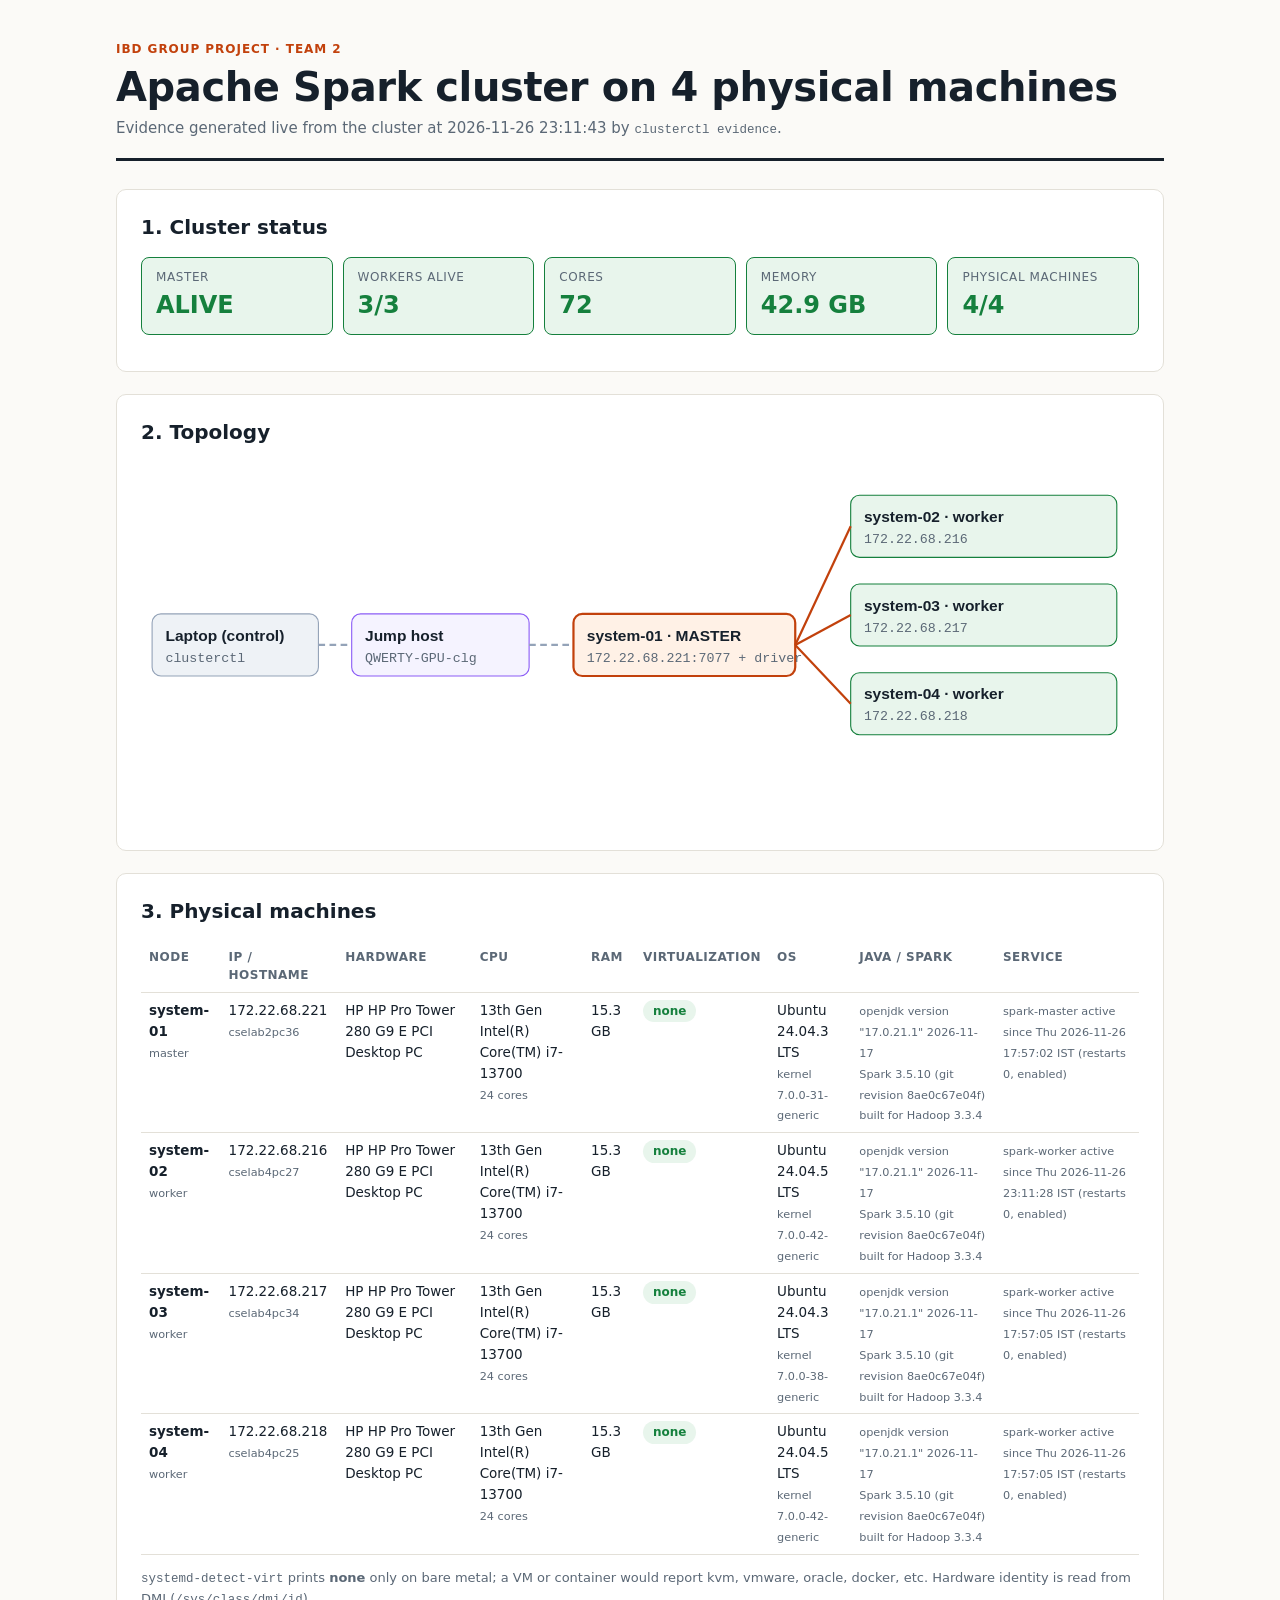
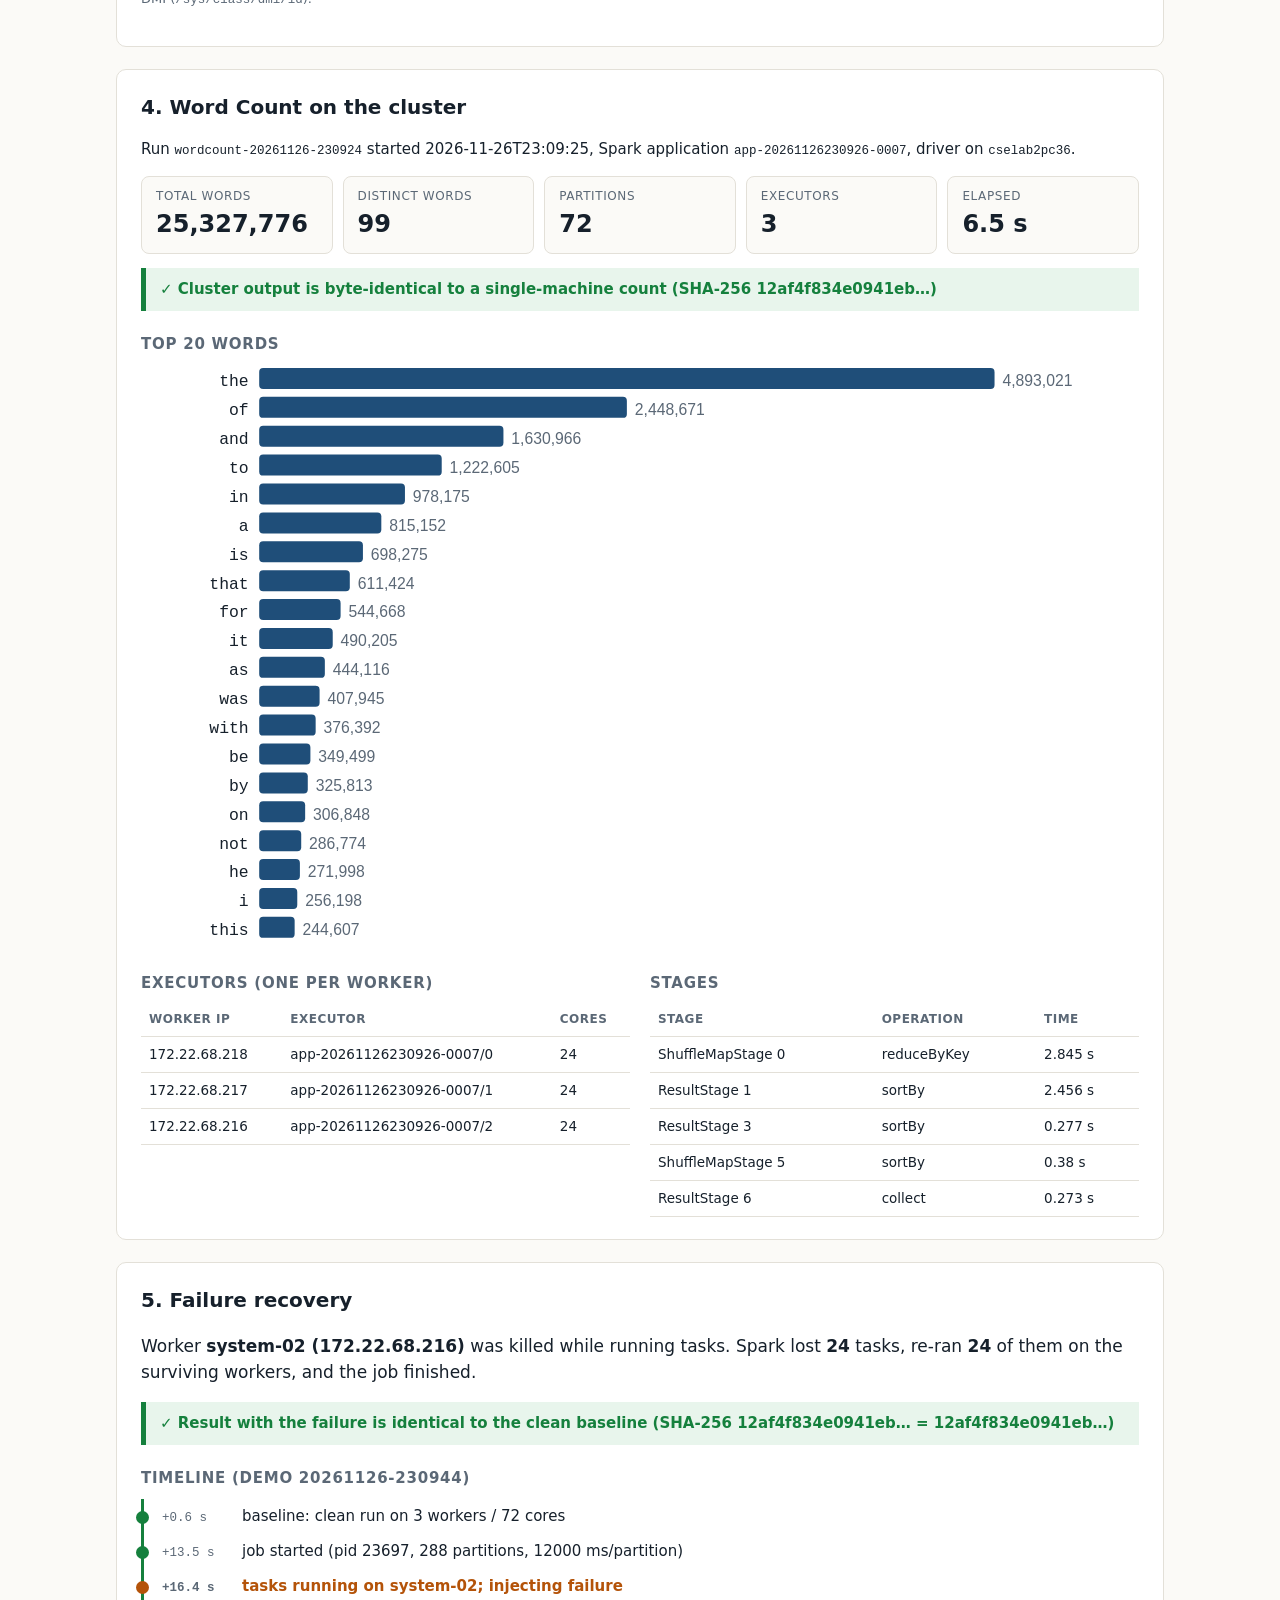
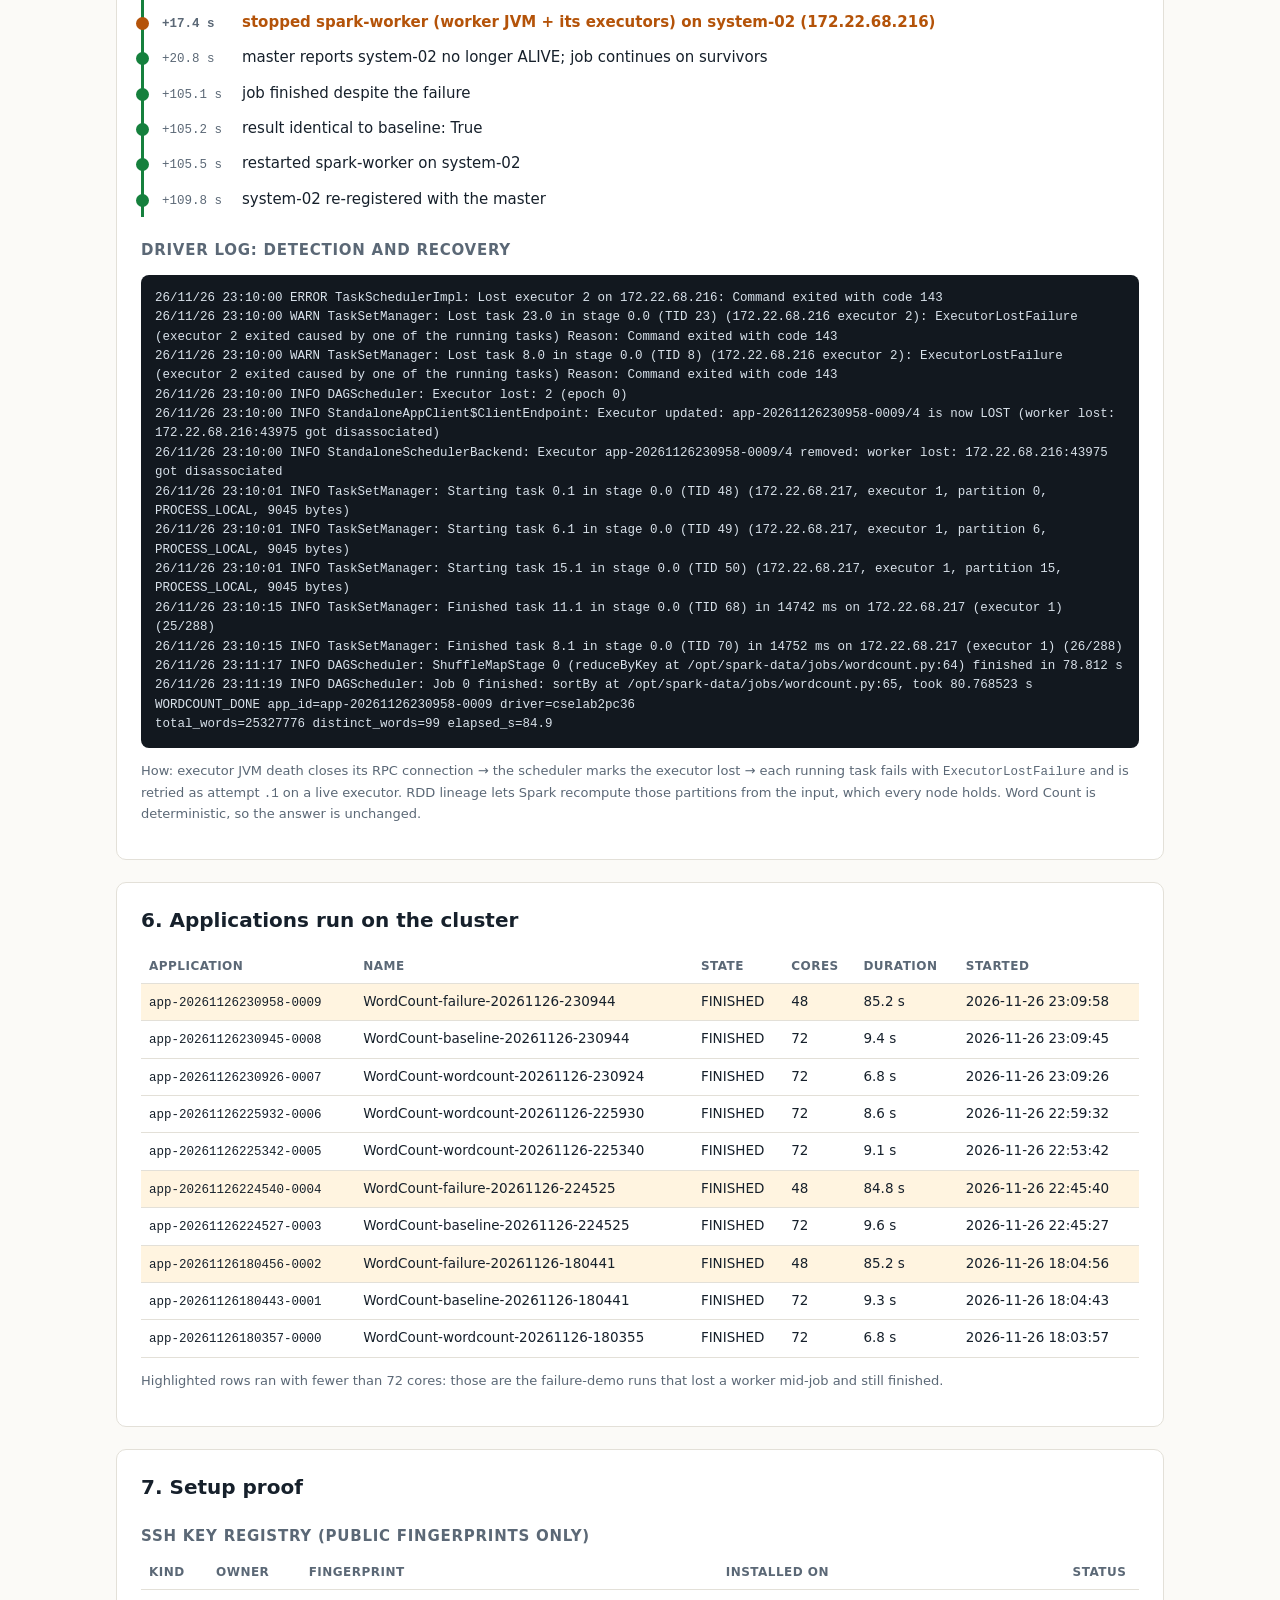
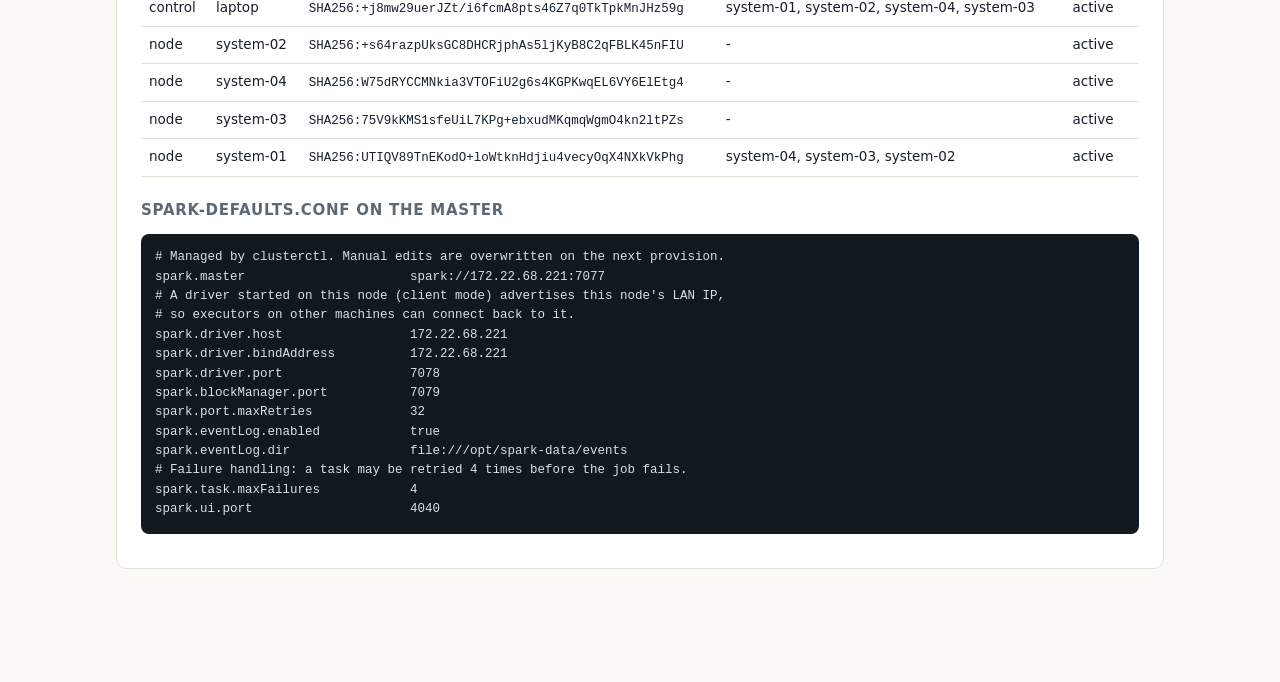
<file: docs/evidence/evidence-report.html>
<!doctype html><html lang='en'><head><meta charset='utf-8'><meta name='viewport' content='width=device-width,initial-scale=1'><title>Spark Cluster Evidence</title><style>:root {
  --ink: #16202b; --muted: #5b6876; --paper: #fbfaf7; --panel: #ffffff; --line: #e3e0d8;
  --accent: #c2410c; --good: #15803d; --good-bg: #e8f5ec; --bad: #b91c1c; --bad-bg: #fdecec;
  --warn: #b45309; --warn-bg: #fff4e0; --bar: #1f4e79; --mono: ui-monospace, "Cascadia Code", Consolas, monospace;
}
* { box-sizing: border-box; }
body { margin: 0; background: var(--paper); color: var(--ink);
  font: 15px/1.55 "Segoe UI", system-ui, -apple-system, sans-serif; }
main { max-width: 1080px; margin: 0 auto; padding: 40px 16px 80px; }
header { border-bottom: 3px solid var(--ink); padding-bottom: 18px; margin-bottom: 28px; }
.kicker { margin: 0; color: var(--accent); font-weight: 700; letter-spacing: .08em; text-transform: uppercase; font-size: 12px; }
h1 { font-size: clamp(26px, 4vw, 40px); line-height: 1.1; margin: 6px 0 8px; letter-spacing: -.01em; }
.meta { margin: 0; color: var(--muted); }
section { background: var(--panel); border: 1px solid var(--line); border-radius: 10px; padding: 22px 24px; margin: 0 0 22px;
  break-inside: avoid; }
h2 { margin: 0 0 14px; font-size: 20px; }
h3 { margin: 22px 0 8px; font-size: 15px; color: var(--muted); text-transform: uppercase; letter-spacing: .05em; }
.chips { display: flex; flex-wrap: wrap; gap: 10px; margin: 8px 0 14px; }
.chip { flex: 1 1 150px; border: 1px solid var(--line); border-radius: 8px; padding: 10px 14px; background: var(--paper); }
.chip span { display: block; font-size: 12px; color: var(--muted); text-transform: uppercase; letter-spacing: .05em; }
.chip b { font-size: 24px; font-variant-numeric: tabular-nums; }
.chip.good { border-color: var(--good); background: var(--good-bg); }
.chip.good b { color: var(--good); }
.chip.bad { border-color: var(--bad); background: var(--bad-bg); }
.chip.bad b { color: var(--bad); }
.verdict { border-left: 5px solid var(--muted); padding: 10px 14px; margin: 12px 0; background: var(--paper); font-weight: 600; }
.verdict.good { border-color: var(--good); background: var(--good-bg); color: var(--good); }
.verdict.bad { border-color: var(--bad); background: var(--bad-bg); color: var(--bad); }
.lead { font-size: 17px; }
table { width: 100%; border-collapse: collapse; font-size: 13.5px; }
th, td { text-align: left; padding: 7px 8px; border-bottom: 1px solid var(--line); vertical-align: top; }
th { font-size: 12px; text-transform: uppercase; letter-spacing: .04em; color: var(--muted); }
tr.degraded td { background: var(--warn-bg); }
small { color: var(--muted); }
code, pre { font-family: var(--mono); font-size: 12.5px; }
pre { background: #12181f; color: #d8e1ea; padding: 14px; border-radius: 8px; overflow-x: auto; white-space: pre-wrap;
  word-break: break-word; }
.pill { display: inline-block; padding: 2px 10px; border-radius: 99px; font-weight: 700; font-size: 12px; }
.pill.good { background: var(--good-bg); color: var(--good); }
.pill.bad { background: var(--bad-bg); color: var(--bad); }
.note { color: var(--muted); font-size: 13px; }
.two { display: grid; grid-template-columns: 1fr 1fr; gap: 20px; }
.steps { list-style: none; padding: 0; margin: 0; border-left: 3px solid var(--good); }
.steps li { position: relative; padding: 6px 0 6px 18px; }
.steps li::before { content: ""; position: absolute; left: -8px; top: 12px; width: 13px; height: 13px; border-radius: 50%;
  background: var(--good); }
.steps li.kill::before { background: var(--warn); }
.steps li.kill { color: var(--warn); font-weight: 600; }
.steps li span { display: inline-block; width: 80px; color: var(--muted); font-family: var(--mono); font-size: 12.5px; }
svg { width: 100%; height: auto; display: block; }
svg rect.n-ctl { fill: #eef2f6; stroke: #94a3b8; }
svg rect.n-jump { fill: #f5f3ff; stroke: #8b5cf6; }
svg rect.n-master { fill: #fff1e6; stroke: var(--accent); stroke-width: 2; }
svg rect.n-worker { fill: var(--good-bg); stroke: var(--good); }
svg .t1 { font: 600 14px "Segoe UI", sans-serif; fill: var(--ink); }
svg .t2 { font: 12px ui-monospace, Consolas, monospace; fill: var(--muted); }
svg .l-ssh { stroke: #94a3b8; stroke-width: 2; stroke-dasharray: 6 4; }
svg .l-spark { stroke: var(--accent); stroke-width: 2; }
svg .bar { fill: var(--bar); }
svg .bl { font: 12.5px ui-monospace, Consolas, monospace; fill: var(--ink); }
svg .bv { font: 12px "Segoe UI", sans-serif; fill: var(--muted); }
@media (max-width: 760px) { .two { grid-template-columns: 1fr; } section { padding: 16px; } table { display: block; overflow-x: auto; } }
@media print { body { background: #fff; } main { padding: 0; } section { border-color: #ccc; } pre { background: #f4f4f4; color: #111; } }
</style></head><body><main><header><p class='kicker'>IBD group project · Team 2</p><h1>Apache Spark cluster on 4 physical machines</h1><p class='meta'>Evidence generated live from the cluster at 2026-11-26 23:11:43 by <code>clusterctl evidence</code>.</p></header><section id='summary'><h2>1. Cluster status</h2><div class='chips'><div class='chip good'><span>Master</span><b>ALIVE</b></div><div class='chip good'><span>Workers alive</span><b>3/3</b></div><div class='chip good'><span>Cores</span><b>72</b></div><div class='chip good'><span>Memory</span><b>42.9 GB</b></div><div class='chip good'><span>Physical machines</span><b>4/4</b></div></div></section><section id='topology'><h2>2. Topology</h2><svg viewBox='0 0 900 330' role='img' aria-label='Cluster topology'><rect x='10' y='137' width='150' height='56' rx='8' class='n-ctl'/><text x='22' y='161' class='t1'>Laptop (control)</text><text x='22' y='180' class='t2'>clusterctl</text><rect x='190' y='137' width='160' height='56' rx='8' class='n-jump'/><text x='202' y='161' class='t1'>Jump host</text><text x='202' y='180' class='t2'>QWERTY-GPU-clg</text><line x1='160' y1='165' x2='190' y2='165' class='l-ssh'/><rect x='390' y='137' width='200' height='56' rx='8' class='n-master'/><text x='402' y='161' class='t1'>system-01 · MASTER</text><text x='402' y='180' class='t2'>172.22.68.221:7077 + driver</text><line x1='350' y1='165' x2='390' y2='165' class='l-ssh'/><rect x='640' y='30' width='240' height='56' rx='8' class='n-worker'/><text x='652' y='54' class='t1'>system-02 · worker</text><text x='652' y='73' class='t2'>172.22.68.216</text><line x1='590' y1='165' x2='640' y2='58' class='l-spark'/><rect x='640' y='110' width='240' height='56' rx='8' class='n-worker'/><text x='652' y='134' class='t1'>system-03 · worker</text><text x='652' y='153' class='t2'>172.22.68.217</text><line x1='590' y1='165' x2='640' y2='138' class='l-spark'/><rect x='640' y='190' width='240' height='56' rx='8' class='n-worker'/><text x='652' y='214' class='t1'>system-04 · worker</text><text x='652' y='233' class='t2'>172.22.68.218</text><line x1='590' y1='165' x2='640' y2='218' class='l-spark'/></svg></section><section id='nodes'><h2>3. Physical machines</h2><table><thead><tr><th>Node</th><th>IP / hostname</th><th>Hardware</th><th>CPU</th><th>RAM</th><th>Virtualization</th><th>OS</th><th>Java / Spark</th><th>Service</th></tr></thead><tbody><tr><td><b>system-01</b><br><small>master</small></td><td>172.22.68.221<br><small>cselab2pc36</small></td><td>HP HP Pro Tower 280 G9 E PCI Desktop PC</td><td>13th Gen Intel(R) Core(TM) i7-13700<br><small>24 cores</small></td><td>15.3 GB</td><td><span class='pill good'>none</span></td><td>Ubuntu 24.04.3 LTS<br><small>kernel 7.0.0-31-generic</small></td><td><small>openjdk version &quot;17.0.21.1&quot; 2026-11-17<br>Spark 3.5.10 (git revision 8ae0c67e04f) built for Hadoop 3.3.4</small></td><td><small>spark-master active since Thu 2026-11-26 17:57:02 IST (restarts 0, enabled)</small></td></tr><tr><td><b>system-02</b><br><small>worker</small></td><td>172.22.68.216<br><small>cselab4pc27</small></td><td>HP HP Pro Tower 280 G9 E PCI Desktop PC</td><td>13th Gen Intel(R) Core(TM) i7-13700<br><small>24 cores</small></td><td>15.3 GB</td><td><span class='pill good'>none</span></td><td>Ubuntu 24.04.5 LTS<br><small>kernel 7.0.0-42-generic</small></td><td><small>openjdk version &quot;17.0.21.1&quot; 2026-11-17<br>Spark 3.5.10 (git revision 8ae0c67e04f) built for Hadoop 3.3.4</small></td><td><small>spark-worker active since Thu 2026-11-26 23:11:28 IST (restarts 0, enabled)</small></td></tr><tr><td><b>system-03</b><br><small>worker</small></td><td>172.22.68.217<br><small>cselab4pc34</small></td><td>HP HP Pro Tower 280 G9 E PCI Desktop PC</td><td>13th Gen Intel(R) Core(TM) i7-13700<br><small>24 cores</small></td><td>15.3 GB</td><td><span class='pill good'>none</span></td><td>Ubuntu 24.04.3 LTS<br><small>kernel 7.0.0-38-generic</small></td><td><small>openjdk version &quot;17.0.21.1&quot; 2026-11-17<br>Spark 3.5.10 (git revision 8ae0c67e04f) built for Hadoop 3.3.4</small></td><td><small>spark-worker active since Thu 2026-11-26 17:57:05 IST (restarts 0, enabled)</small></td></tr><tr><td><b>system-04</b><br><small>worker</small></td><td>172.22.68.218<br><small>cselab4pc25</small></td><td>HP HP Pro Tower 280 G9 E PCI Desktop PC</td><td>13th Gen Intel(R) Core(TM) i7-13700<br><small>24 cores</small></td><td>15.3 GB</td><td><span class='pill good'>none</span></td><td>Ubuntu 24.04.5 LTS<br><small>kernel 7.0.0-42-generic</small></td><td><small>openjdk version &quot;17.0.21.1&quot; 2026-11-17<br>Spark 3.5.10 (git revision 8ae0c67e04f) built for Hadoop 3.3.4</small></td><td><small>spark-worker active since Thu 2026-11-26 17:57:05 IST (restarts 0, enabled)</small></td></tr></tbody></table><p class='note'><code>systemd-detect-virt</code> prints <b>none</b> only on bare metal; a VM or container would report kvm, vmware, oracle, docker, etc. Hardware identity is read from DMI (<code>/sys/class/dmi/id</code>).</p></section><section id='wordcount'><h2>4. Word Count on the cluster</h2><p>Run <code>wordcount-20261126-230924</code> started 2026-11-26T23:09:25, Spark application <code>app-20261126230926-0007</code>, driver on <code>cselab2pc36</code>.</p><div class='chips'><div class='chip'><span>Total words</span><b>25,327,776</b></div><div class='chip'><span>Distinct words</span><b>99</b></div><div class='chip'><span>Partitions</span><b>72</b></div><div class='chip'><span>Executors</span><b>3</b></div><div class='chip'><span>Elapsed</span><b>6.5 s</b></div></div><div class='verdict good'>✓ Cluster output is byte-identical to a single-machine count (SHA-256 12af4f834e0941eb…)</div><h3>Top 20 words</h3><svg viewBox='0 0 760 446' role='img' aria-label='Top 20 words by count'><text x='82' y='17' class='bl' text-anchor='end'>the</text><rect x='90' y='3' width='560' height='16' rx='3' class='bar'/><text x='656' y='17' class='bv'>4,893,021</text><text x='82' y='39' class='bl' text-anchor='end'>of</text><rect x='90' y='25' width='280' height='16' rx='3' class='bar'/><text x='376' y='39' class='bv'>2,448,671</text><text x='82' y='61' class='bl' text-anchor='end'>and</text><rect x='90' y='47' width='186' height='16' rx='3' class='bar'/><text x='282' y='61' class='bv'>1,630,966</text><text x='82' y='83' class='bl' text-anchor='end'>to</text><rect x='90' y='69' width='139' height='16' rx='3' class='bar'/><text x='235' y='83' class='bv'>1,222,605</text><text x='82' y='105' class='bl' text-anchor='end'>in</text><rect x='90' y='91' width='111' height='16' rx='3' class='bar'/><text x='207' y='105' class='bv'>978,175</text><text x='82' y='127' class='bl' text-anchor='end'>a</text><rect x='90' y='113' width='93' height='16' rx='3' class='bar'/><text x='189' y='127' class='bv'>815,152</text><text x='82' y='149' class='bl' text-anchor='end'>is</text><rect x='90' y='135' width='79' height='16' rx='3' class='bar'/><text x='175' y='149' class='bv'>698,275</text><text x='82' y='171' class='bl' text-anchor='end'>that</text><rect x='90' y='157' width='69' height='16' rx='3' class='bar'/><text x='165' y='171' class='bv'>611,424</text><text x='82' y='193' class='bl' text-anchor='end'>for</text><rect x='90' y='179' width='62' height='16' rx='3' class='bar'/><text x='158' y='193' class='bv'>544,668</text><text x='82' y='215' class='bl' text-anchor='end'>it</text><rect x='90' y='201' width='56' height='16' rx='3' class='bar'/><text x='152' y='215' class='bv'>490,205</text><text x='82' y='237' class='bl' text-anchor='end'>as</text><rect x='90' y='223' width='50' height='16' rx='3' class='bar'/><text x='146' y='237' class='bv'>444,116</text><text x='82' y='259' class='bl' text-anchor='end'>was</text><rect x='90' y='245' width='46' height='16' rx='3' class='bar'/><text x='142' y='259' class='bv'>407,945</text><text x='82' y='281' class='bl' text-anchor='end'>with</text><rect x='90' y='267' width='43' height='16' rx='3' class='bar'/><text x='139' y='281' class='bv'>376,392</text><text x='82' y='303' class='bl' text-anchor='end'>be</text><rect x='90' y='289' width='39' height='16' rx='3' class='bar'/><text x='135' y='303' class='bv'>349,499</text><text x='82' y='325' class='bl' text-anchor='end'>by</text><rect x='90' y='311' width='37' height='16' rx='3' class='bar'/><text x='133' y='325' class='bv'>325,813</text><text x='82' y='347' class='bl' text-anchor='end'>on</text><rect x='90' y='333' width='35' height='16' rx='3' class='bar'/><text x='131' y='347' class='bv'>306,848</text><text x='82' y='369' class='bl' text-anchor='end'>not</text><rect x='90' y='355' width='32' height='16' rx='3' class='bar'/><text x='128' y='369' class='bv'>286,774</text><text x='82' y='391' class='bl' text-anchor='end'>he</text><rect x='90' y='377' width='31' height='16' rx='3' class='bar'/><text x='127' y='391' class='bv'>271,998</text><text x='82' y='413' class='bl' text-anchor='end'>i</text><rect x='90' y='399' width='29' height='16' rx='3' class='bar'/><text x='125' y='413' class='bv'>256,198</text><text x='82' y='435' class='bl' text-anchor='end'>this</text><rect x='90' y='421' width='27' height='16' rx='3' class='bar'/><text x='123' y='435' class='bv'>244,607</text></svg><div class='two'><div><h3>Executors (one per worker)</h3><table><thead><tr><th>Worker IP</th><th>Executor</th><th>Cores</th></tr></thead><tbody><tr><td>172.22.68.218</td><td>app-20261126230926-0007/0</td><td>24</td></tr><tr><td>172.22.68.217</td><td>app-20261126230926-0007/1</td><td>24</td></tr><tr><td>172.22.68.216</td><td>app-20261126230926-0007/2</td><td>24</td></tr></tbody></table></div><div><h3>Stages</h3><table><thead><tr><th>Stage</th><th>Operation</th><th>Time</th></tr></thead><tbody><tr><td>ShuffleMapStage 0</td><td>reduceByKey</td><td>2.845 s</td></tr><tr><td>ResultStage 1</td><td>sortBy</td><td>2.456 s</td></tr><tr><td>ResultStage 3</td><td>sortBy</td><td>0.277 s</td></tr><tr><td>ShuffleMapStage 5</td><td>sortBy</td><td>0.38 s</td></tr><tr><td>ResultStage 6</td><td>collect</td><td>0.273 s</td></tr></tbody></table></div></div></section><section id='recovery'><h2>5. Failure recovery</h2><p class='lead'>Worker <b>system-02 (172.22.68.216)</b> was killed while running tasks. Spark lost <b>24</b> tasks, re-ran <b>24</b> of them on the surviving workers, and the job finished.</p><div class='verdict good'>✓ Result with the failure is identical to the clean baseline (SHA-256 12af4f834e0941eb… = 12af4f834e0941eb…)</div><h3>Timeline (demo 20261126-230944)</h3><ol class='steps'><li class=''><span>+0.6 s</span>baseline: clean run on 3 workers / 72 cores</li><li class=''><span>+13.5 s</span>job started (pid 23697, 288 partitions, 12000 ms/partition)</li><li class='kill'><span>+16.4 s</span>tasks running on system-02; injecting failure</li><li class='kill'><span>+17.4 s</span>stopped spark-worker (worker JVM + its executors) on system-02 (172.22.68.216)</li><li class=''><span>+20.8 s</span>master reports system-02 no longer ALIVE; job continues on survivors</li><li class=''><span>+105.1 s</span>job finished despite the failure</li><li class=''><span>+105.2 s</span>result identical to baseline: True</li><li class=''><span>+105.5 s</span>restarted spark-worker on system-02</li><li class=''><span>+109.8 s</span>system-02 re-registered with the master</li></ol><h3>Driver log: detection and recovery</h3><pre>26/11/26 23:10:00 ERROR TaskSchedulerImpl: Lost executor 2 on 172.22.68.216: Command exited with code 143
26/11/26 23:10:00 WARN TaskSetManager: Lost task 23.0 in stage 0.0 (TID 23) (172.22.68.216 executor 2): ExecutorLostFailure (executor 2 exited caused by one of the running tasks) Reason: Command exited with code 143
26/11/26 23:10:00 WARN TaskSetManager: Lost task 8.0 in stage 0.0 (TID 8) (172.22.68.216 executor 2): ExecutorLostFailure (executor 2 exited caused by one of the running tasks) Reason: Command exited with code 143
26/11/26 23:10:00 INFO DAGScheduler: Executor lost: 2 (epoch 0)
26/11/26 23:10:00 INFO StandaloneAppClient$ClientEndpoint: Executor updated: app-20261126230958-0009/4 is now LOST (worker lost: 172.22.68.216:43975 got disassociated)
26/11/26 23:10:00 INFO StandaloneSchedulerBackend: Executor app-20261126230958-0009/4 removed: worker lost: 172.22.68.216:43975 got disassociated
26/11/26 23:10:01 INFO TaskSetManager: Starting task 0.1 in stage 0.0 (TID 48) (172.22.68.217, executor 1, partition 0, PROCESS_LOCAL, 9045 bytes)
26/11/26 23:10:01 INFO TaskSetManager: Starting task 6.1 in stage 0.0 (TID 49) (172.22.68.217, executor 1, partition 6, PROCESS_LOCAL, 9045 bytes)
26/11/26 23:10:01 INFO TaskSetManager: Starting task 15.1 in stage 0.0 (TID 50) (172.22.68.217, executor 1, partition 15, PROCESS_LOCAL, 9045 bytes)
26/11/26 23:10:15 INFO TaskSetManager: Finished task 11.1 in stage 0.0 (TID 68) in 14742 ms on 172.22.68.217 (executor 1) (25/288)
26/11/26 23:10:15 INFO TaskSetManager: Finished task 8.1 in stage 0.0 (TID 70) in 14752 ms on 172.22.68.217 (executor 1) (26/288)
26/11/26 23:11:17 INFO DAGScheduler: ShuffleMapStage 0 (reduceByKey at /opt/spark-data/jobs/wordcount.py:64) finished in 78.812 s
26/11/26 23:11:19 INFO DAGScheduler: Job 0 finished: sortBy at /opt/spark-data/jobs/wordcount.py:65, took 80.768523 s
WORDCOUNT_DONE app_id=app-20261126230958-0009 driver=cselab2pc36
total_words=25327776 distinct_words=99 elapsed_s=84.9</pre><p class='note'>How: executor JVM death closes its RPC connection → the scheduler marks the executor lost → each running task fails with <code>ExecutorLostFailure</code> and is retried as attempt <code>.1</code> on a live executor. RDD lineage lets Spark recompute those partitions from the input, which every node holds. Word Count is deterministic, so the answer is unchanged.</p></section><section id='history'><h2>6. Applications run on the cluster</h2><table><thead><tr><th>Application</th><th>Name</th><th>State</th><th>Cores</th><th>Duration</th><th>Started</th></tr></thead><tbody><tr class='degraded'><td><code>app-20261126230958-0009</code></td><td>WordCount-failure-20261126-230944</td><td>FINISHED</td><td>48</td><td>85.2 s</td><td>2026-11-26 23:09:58</td></tr><tr class=''><td><code>app-20261126230945-0008</code></td><td>WordCount-baseline-20261126-230944</td><td>FINISHED</td><td>72</td><td>9.4 s</td><td>2026-11-26 23:09:45</td></tr><tr class=''><td><code>app-20261126230926-0007</code></td><td>WordCount-wordcount-20261126-230924</td><td>FINISHED</td><td>72</td><td>6.8 s</td><td>2026-11-26 23:09:26</td></tr><tr class=''><td><code>app-20261126225932-0006</code></td><td>WordCount-wordcount-20261126-225930</td><td>FINISHED</td><td>72</td><td>8.6 s</td><td>2026-11-26 22:59:32</td></tr><tr class=''><td><code>app-20261126225342-0005</code></td><td>WordCount-wordcount-20261126-225340</td><td>FINISHED</td><td>72</td><td>9.1 s</td><td>2026-11-26 22:53:42</td></tr><tr class='degraded'><td><code>app-20261126224540-0004</code></td><td>WordCount-failure-20261126-224525</td><td>FINISHED</td><td>48</td><td>84.8 s</td><td>2026-11-26 22:45:40</td></tr><tr class=''><td><code>app-20261126224527-0003</code></td><td>WordCount-baseline-20261126-224525</td><td>FINISHED</td><td>72</td><td>9.6 s</td><td>2026-11-26 22:45:27</td></tr><tr class='degraded'><td><code>app-20261126180456-0002</code></td><td>WordCount-failure-20261126-180441</td><td>FINISHED</td><td>48</td><td>85.2 s</td><td>2026-11-26 18:04:56</td></tr><tr class=''><td><code>app-20261126180443-0001</code></td><td>WordCount-baseline-20261126-180441</td><td>FINISHED</td><td>72</td><td>9.3 s</td><td>2026-11-26 18:04:43</td></tr><tr class=''><td><code>app-20261126180357-0000</code></td><td>WordCount-wordcount-20261126-180355</td><td>FINISHED</td><td>72</td><td>6.8 s</td><td>2026-11-26 18:03:57</td></tr></tbody></table><p class='note'>Highlighted rows ran with fewer than 72 cores: those are the failure-demo runs that lost a worker mid-job and still finished.</p></section><section id='setup'><h2>7. Setup proof</h2><h3>SSH key registry (public fingerprints only)</h3><table><thead><tr><th>Kind</th><th>Owner</th><th>Fingerprint</th><th>Installed on</th><th>Status</th></tr></thead><tbody><tr><td>control</td><td>laptop</td><td><code>SHA256:+j8mw29uerJZt/i6fcmA8pts46Z7q0TkTpkMnJHz59g</code></td><td>system-01, system-02, system-04, system-03</td><td>active</td></tr><tr><td>node</td><td>system-02</td><td><code>SHA256:+s64razpUksGC8DHCRjphAs5ljKyB8C2qFBLK45nFIU</code></td><td>-</td><td>active</td></tr><tr><td>node</td><td>system-04</td><td><code>SHA256:W75dRYCCMNkia3VTOFiU2g6s4KGPKwqEL6VY6ElEtg4</code></td><td>-</td><td>active</td></tr><tr><td>node</td><td>system-03</td><td><code>SHA256:75V9kKMS1sfeUiL7KPg+ebxudMKqmqWgmO4kn2ltPZs</code></td><td>-</td><td>active</td></tr><tr><td>node</td><td>system-01</td><td><code>SHA256:UTIQV89TnEKodO+loWtknHdjiu4vecyOqX4NXkVkPhg</code></td><td>system-04, system-03, system-02</td><td>active</td></tr></tbody></table><h3>spark-defaults.conf on the master</h3><pre># Managed by clusterctl. Manual edits are overwritten on the next provision.
spark.master                      spark://172.22.68.221:7077
# A driver started on this node (client mode) advertises this node&#x27;s LAN IP,
# so executors on other machines can connect back to it.
spark.driver.host                 172.22.68.221
spark.driver.bindAddress          172.22.68.221
spark.driver.port                 7078
spark.blockManager.port           7079
spark.port.maxRetries             32
spark.eventLog.enabled            true
spark.eventLog.dir                file:///opt/spark-data/events
# Failure handling: a task may be retried 4 times before the job fails.
spark.task.maxFailures            4
spark.ui.port                     4040
</pre></section></main></body></html>
</file>
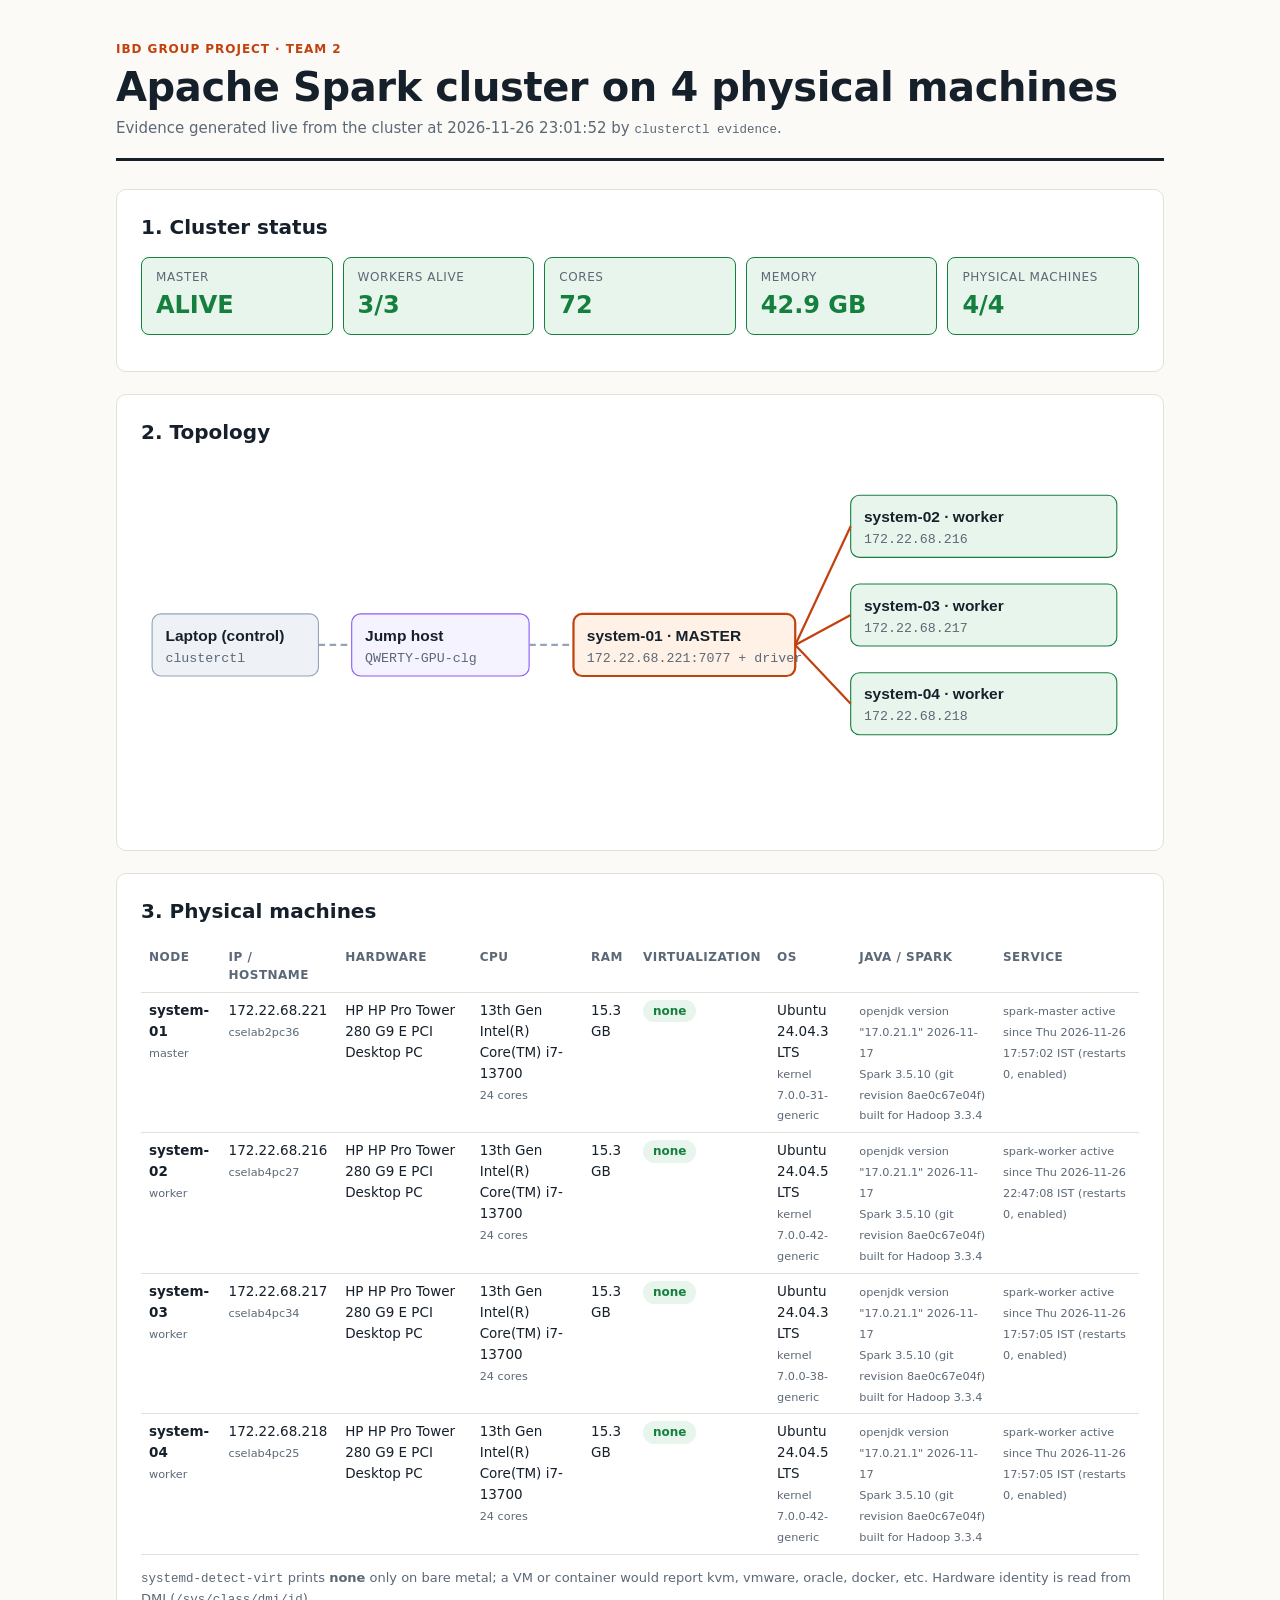
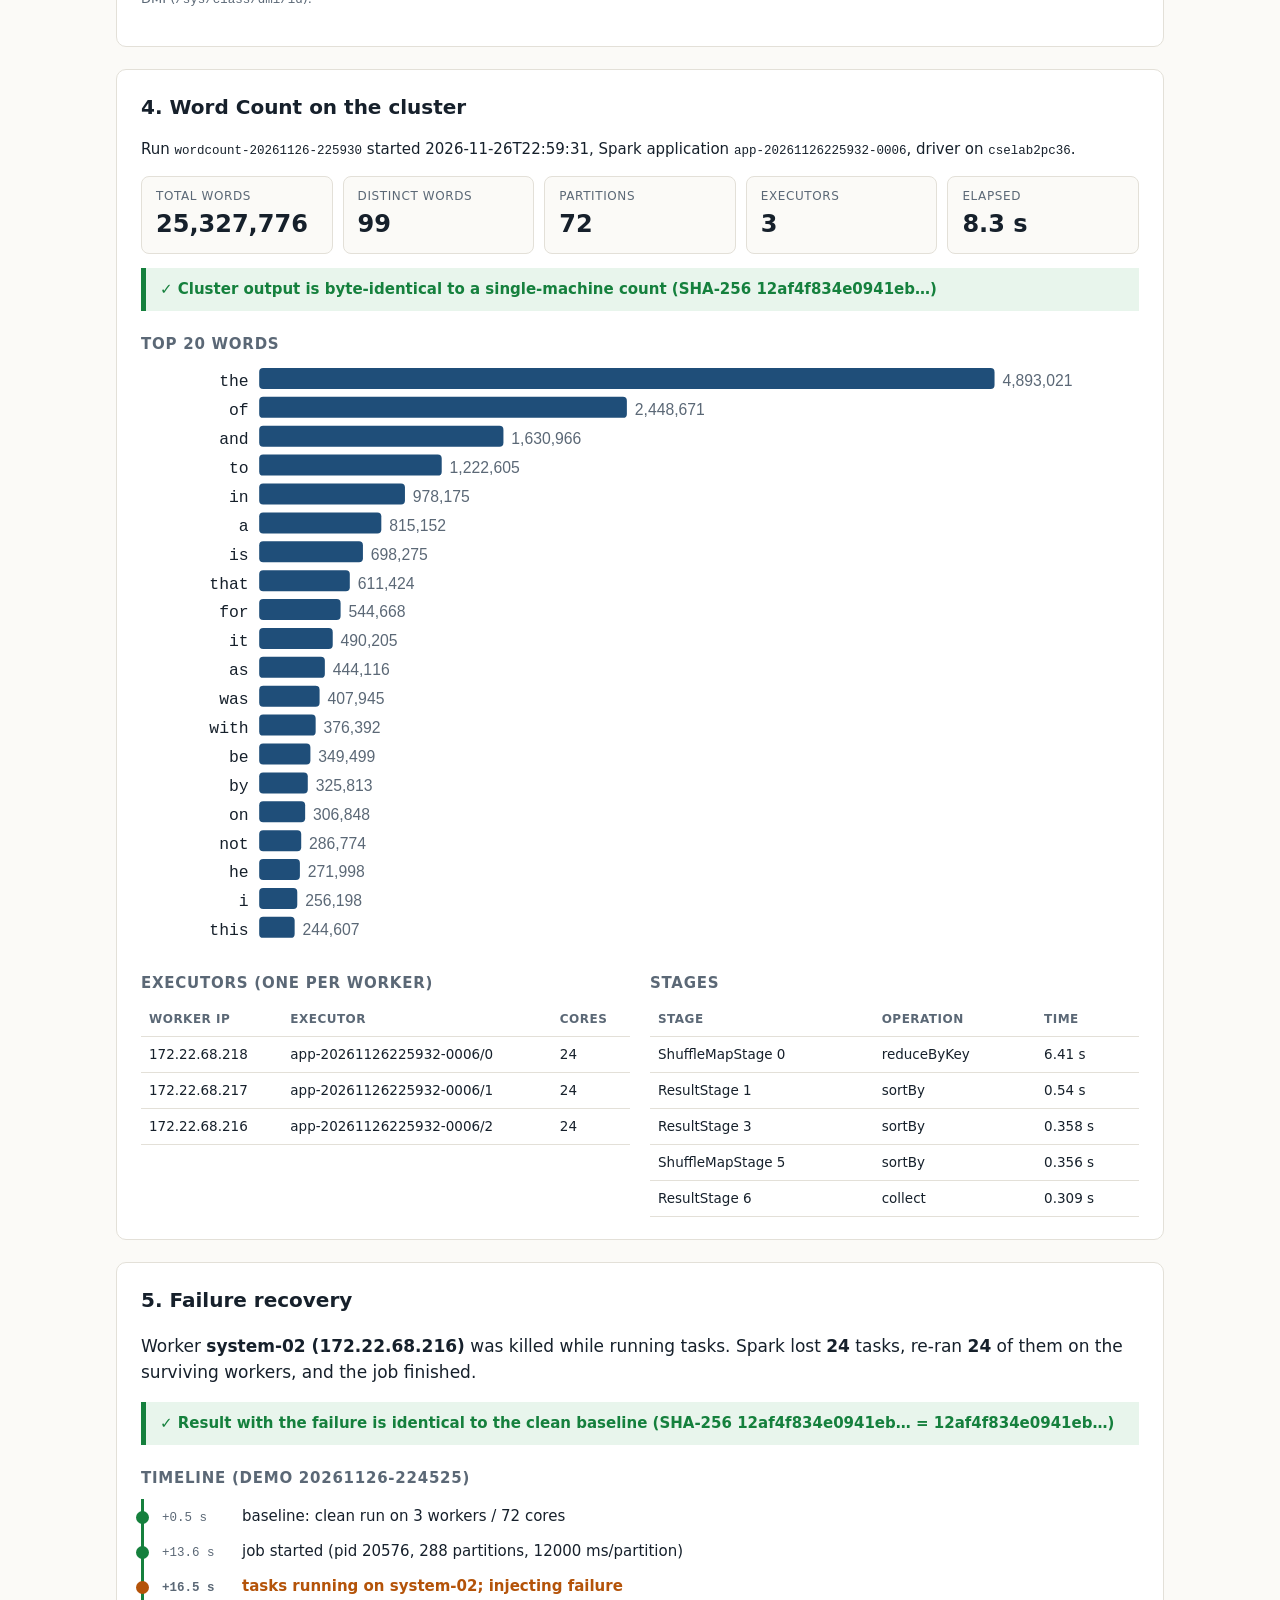
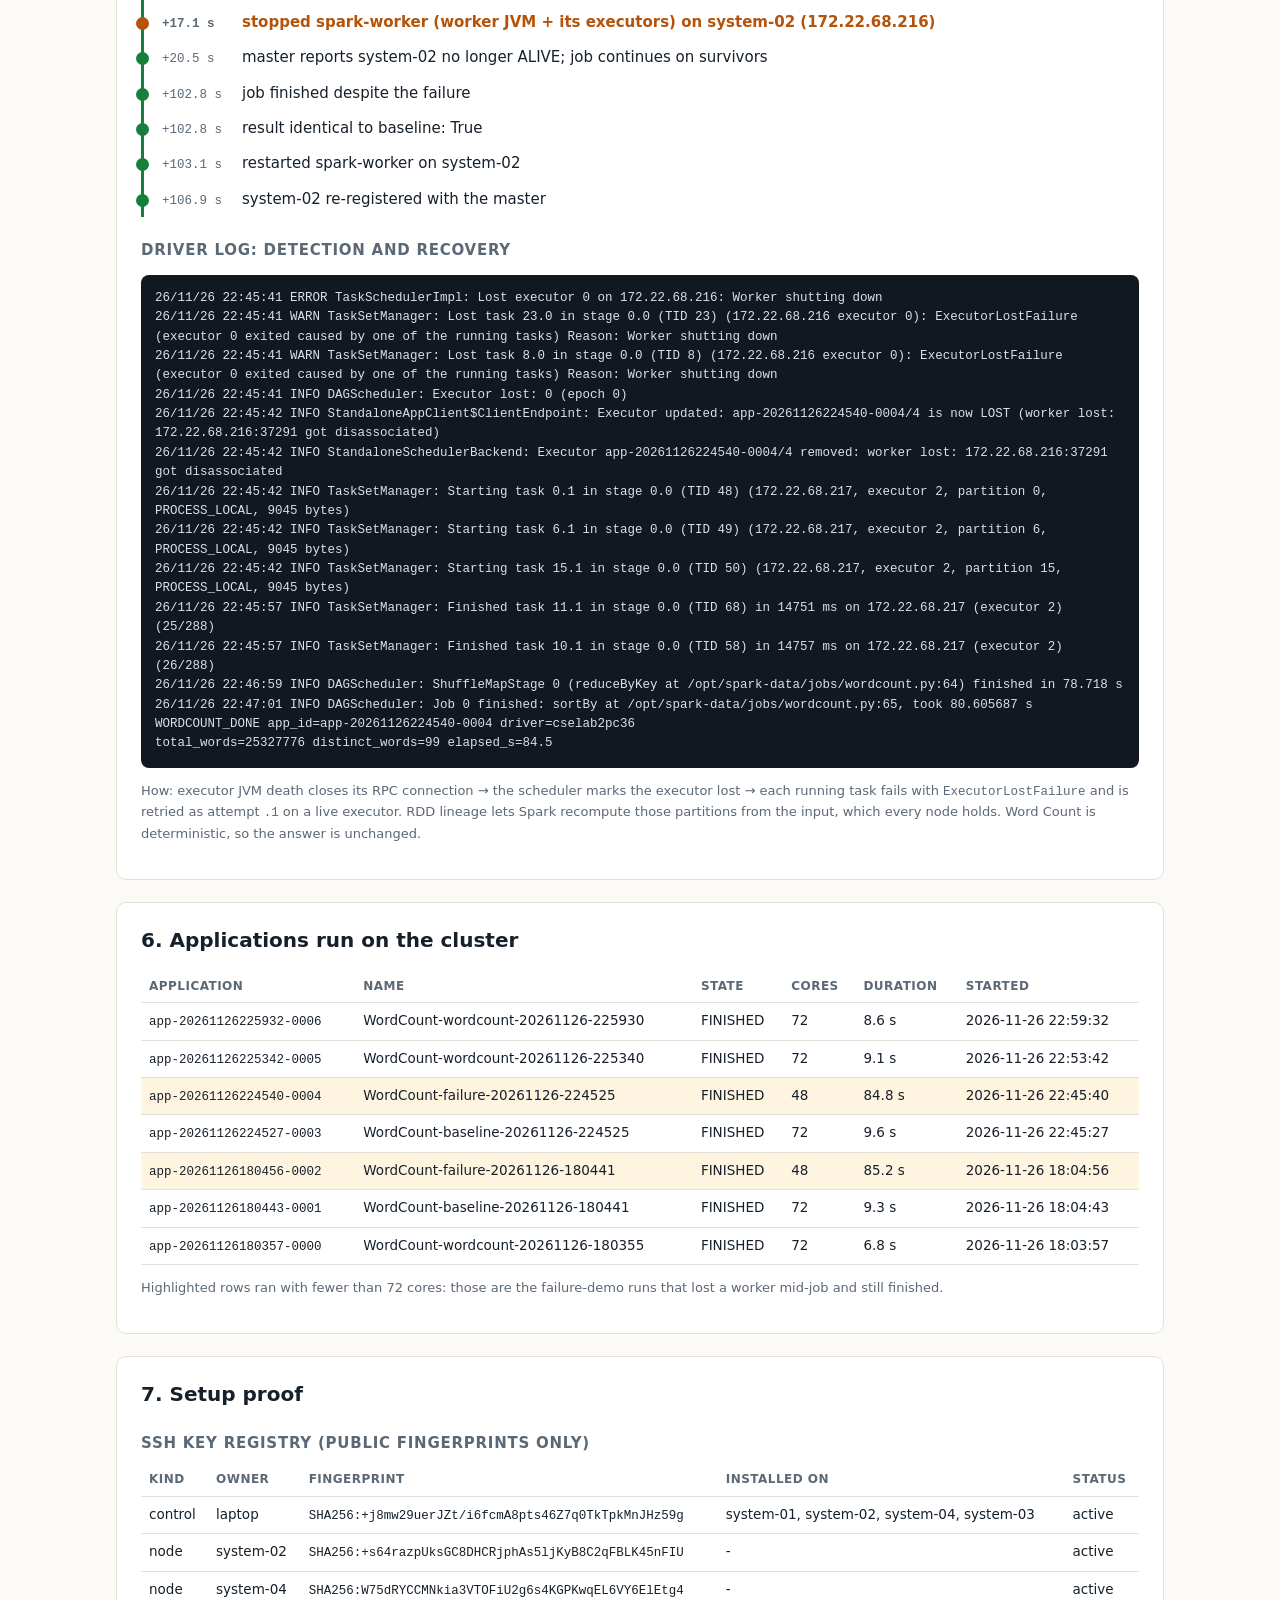
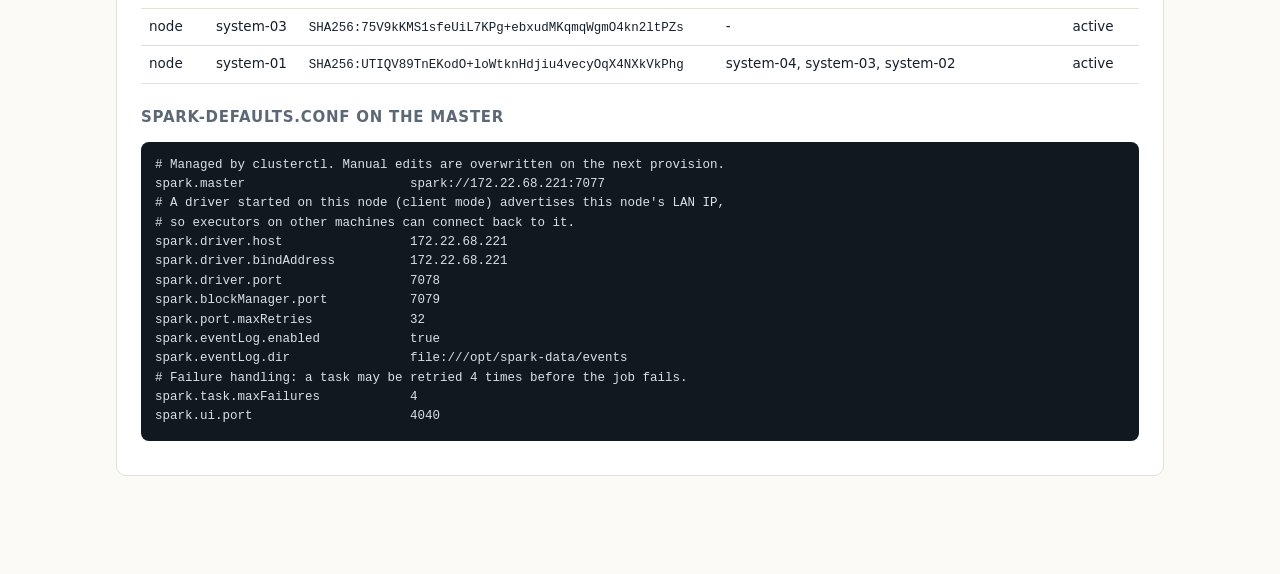
<file: docs/results/evidence-20261126-230154.html>
<!doctype html><html lang='en'><head><meta charset='utf-8'><meta name='viewport' content='width=device-width,initial-scale=1'><title>Spark Cluster Evidence</title><style>:root {
  --ink: #16202b; --muted: #5b6876; --paper: #fbfaf7; --panel: #ffffff; --line: #e3e0d8;
  --accent: #c2410c; --good: #15803d; --good-bg: #e8f5ec; --bad: #b91c1c; --bad-bg: #fdecec;
  --warn: #b45309; --warn-bg: #fff4e0; --bar: #1f4e79; --mono: ui-monospace, "Cascadia Code", Consolas, monospace;
}
* { box-sizing: border-box; }
body { margin: 0; background: var(--paper); color: var(--ink);
  font: 15px/1.55 "Segoe UI", system-ui, -apple-system, sans-serif; }
main { max-width: 1080px; margin: 0 auto; padding: 40px 16px 80px; }
header { border-bottom: 3px solid var(--ink); padding-bottom: 18px; margin-bottom: 28px; }
.kicker { margin: 0; color: var(--accent); font-weight: 700; letter-spacing: .08em; text-transform: uppercase; font-size: 12px; }
h1 { font-size: clamp(26px, 4vw, 40px); line-height: 1.1; margin: 6px 0 8px; letter-spacing: -.01em; }
.meta { margin: 0; color: var(--muted); }
section { background: var(--panel); border: 1px solid var(--line); border-radius: 10px; padding: 22px 24px; margin: 0 0 22px;
  break-inside: avoid; }
h2 { margin: 0 0 14px; font-size: 20px; }
h3 { margin: 22px 0 8px; font-size: 15px; color: var(--muted); text-transform: uppercase; letter-spacing: .05em; }
.chips { display: flex; flex-wrap: wrap; gap: 10px; margin: 8px 0 14px; }
.chip { flex: 1 1 150px; border: 1px solid var(--line); border-radius: 8px; padding: 10px 14px; background: var(--paper); }
.chip span { display: block; font-size: 12px; color: var(--muted); text-transform: uppercase; letter-spacing: .05em; }
.chip b { font-size: 24px; font-variant-numeric: tabular-nums; }
.chip.good { border-color: var(--good); background: var(--good-bg); }
.chip.good b { color: var(--good); }
.chip.bad { border-color: var(--bad); background: var(--bad-bg); }
.chip.bad b { color: var(--bad); }
.verdict { border-left: 5px solid var(--muted); padding: 10px 14px; margin: 12px 0; background: var(--paper); font-weight: 600; }
.verdict.good { border-color: var(--good); background: var(--good-bg); color: var(--good); }
.verdict.bad { border-color: var(--bad); background: var(--bad-bg); color: var(--bad); }
.lead { font-size: 17px; }
table { width: 100%; border-collapse: collapse; font-size: 13.5px; }
th, td { text-align: left; padding: 7px 8px; border-bottom: 1px solid var(--line); vertical-align: top; }
th { font-size: 12px; text-transform: uppercase; letter-spacing: .04em; color: var(--muted); }
tr.degraded td { background: var(--warn-bg); }
small { color: var(--muted); }
code, pre { font-family: var(--mono); font-size: 12.5px; }
pre { background: #12181f; color: #d8e1ea; padding: 14px; border-radius: 8px; overflow-x: auto; white-space: pre-wrap;
  word-break: break-word; }
.pill { display: inline-block; padding: 2px 10px; border-radius: 99px; font-weight: 700; font-size: 12px; }
.pill.good { background: var(--good-bg); color: var(--good); }
.pill.bad { background: var(--bad-bg); color: var(--bad); }
.note { color: var(--muted); font-size: 13px; }
.two { display: grid; grid-template-columns: 1fr 1fr; gap: 20px; }
.steps { list-style: none; padding: 0; margin: 0; border-left: 3px solid var(--good); }
.steps li { position: relative; padding: 6px 0 6px 18px; }
.steps li::before { content: ""; position: absolute; left: -8px; top: 12px; width: 13px; height: 13px; border-radius: 50%;
  background: var(--good); }
.steps li.kill::before { background: var(--warn); }
.steps li.kill { color: var(--warn); font-weight: 600; }
.steps li span { display: inline-block; width: 80px; color: var(--muted); font-family: var(--mono); font-size: 12.5px; }
svg { width: 100%; height: auto; display: block; }
svg rect.n-ctl { fill: #eef2f6; stroke: #94a3b8; }
svg rect.n-jump { fill: #f5f3ff; stroke: #8b5cf6; }
svg rect.n-master { fill: #fff1e6; stroke: var(--accent); stroke-width: 2; }
svg rect.n-worker { fill: var(--good-bg); stroke: var(--good); }
svg .t1 { font: 600 14px "Segoe UI", sans-serif; fill: var(--ink); }
svg .t2 { font: 12px ui-monospace, Consolas, monospace; fill: var(--muted); }
svg .l-ssh { stroke: #94a3b8; stroke-width: 2; stroke-dasharray: 6 4; }
svg .l-spark { stroke: var(--accent); stroke-width: 2; }
svg .bar { fill: var(--bar); }
svg .bl { font: 12.5px ui-monospace, Consolas, monospace; fill: var(--ink); }
svg .bv { font: 12px "Segoe UI", sans-serif; fill: var(--muted); }
@media (max-width: 760px) { .two { grid-template-columns: 1fr; } section { padding: 16px; } table { display: block; overflow-x: auto; } }
@media print { body { background: #fff; } main { padding: 0; } section { border-color: #ccc; } pre { background: #f4f4f4; color: #111; } }
</style></head><body><main><header><p class='kicker'>IBD group project · Team 2</p><h1>Apache Spark cluster on 4 physical machines</h1><p class='meta'>Evidence generated live from the cluster at 2026-11-26 23:01:52 by <code>clusterctl evidence</code>.</p></header><section id='summary'><h2>1. Cluster status</h2><div class='chips'><div class='chip good'><span>Master</span><b>ALIVE</b></div><div class='chip good'><span>Workers alive</span><b>3/3</b></div><div class='chip good'><span>Cores</span><b>72</b></div><div class='chip good'><span>Memory</span><b>42.9 GB</b></div><div class='chip good'><span>Physical machines</span><b>4/4</b></div></div></section><section id='topology'><h2>2. Topology</h2><svg viewBox='0 0 900 330' role='img' aria-label='Cluster topology'><rect x='10' y='137' width='150' height='56' rx='8' class='n-ctl'/><text x='22' y='161' class='t1'>Laptop (control)</text><text x='22' y='180' class='t2'>clusterctl</text><rect x='190' y='137' width='160' height='56' rx='8' class='n-jump'/><text x='202' y='161' class='t1'>Jump host</text><text x='202' y='180' class='t2'>QWERTY-GPU-clg</text><line x1='160' y1='165' x2='190' y2='165' class='l-ssh'/><rect x='390' y='137' width='200' height='56' rx='8' class='n-master'/><text x='402' y='161' class='t1'>system-01 · MASTER</text><text x='402' y='180' class='t2'>172.22.68.221:7077 + driver</text><line x1='350' y1='165' x2='390' y2='165' class='l-ssh'/><rect x='640' y='30' width='240' height='56' rx='8' class='n-worker'/><text x='652' y='54' class='t1'>system-02 · worker</text><text x='652' y='73' class='t2'>172.22.68.216</text><line x1='590' y1='165' x2='640' y2='58' class='l-spark'/><rect x='640' y='110' width='240' height='56' rx='8' class='n-worker'/><text x='652' y='134' class='t1'>system-03 · worker</text><text x='652' y='153' class='t2'>172.22.68.217</text><line x1='590' y1='165' x2='640' y2='138' class='l-spark'/><rect x='640' y='190' width='240' height='56' rx='8' class='n-worker'/><text x='652' y='214' class='t1'>system-04 · worker</text><text x='652' y='233' class='t2'>172.22.68.218</text><line x1='590' y1='165' x2='640' y2='218' class='l-spark'/></svg></section><section id='nodes'><h2>3. Physical machines</h2><table><thead><tr><th>Node</th><th>IP / hostname</th><th>Hardware</th><th>CPU</th><th>RAM</th><th>Virtualization</th><th>OS</th><th>Java / Spark</th><th>Service</th></tr></thead><tbody><tr><td><b>system-01</b><br><small>master</small></td><td>172.22.68.221<br><small>cselab2pc36</small></td><td>HP HP Pro Tower 280 G9 E PCI Desktop PC</td><td>13th Gen Intel(R) Core(TM) i7-13700<br><small>24 cores</small></td><td>15.3 GB</td><td><span class='pill good'>none</span></td><td>Ubuntu 24.04.3 LTS<br><small>kernel 7.0.0-31-generic</small></td><td><small>openjdk version &quot;17.0.21.1&quot; 2026-11-17<br>Spark 3.5.10 (git revision 8ae0c67e04f) built for Hadoop 3.3.4</small></td><td><small>spark-master active since Thu 2026-11-26 17:57:02 IST (restarts 0, enabled)</small></td></tr><tr><td><b>system-02</b><br><small>worker</small></td><td>172.22.68.216<br><small>cselab4pc27</small></td><td>HP HP Pro Tower 280 G9 E PCI Desktop PC</td><td>13th Gen Intel(R) Core(TM) i7-13700<br><small>24 cores</small></td><td>15.3 GB</td><td><span class='pill good'>none</span></td><td>Ubuntu 24.04.5 LTS<br><small>kernel 7.0.0-42-generic</small></td><td><small>openjdk version &quot;17.0.21.1&quot; 2026-11-17<br>Spark 3.5.10 (git revision 8ae0c67e04f) built for Hadoop 3.3.4</small></td><td><small>spark-worker active since Thu 2026-11-26 22:47:08 IST (restarts 0, enabled)</small></td></tr><tr><td><b>system-03</b><br><small>worker</small></td><td>172.22.68.217<br><small>cselab4pc34</small></td><td>HP HP Pro Tower 280 G9 E PCI Desktop PC</td><td>13th Gen Intel(R) Core(TM) i7-13700<br><small>24 cores</small></td><td>15.3 GB</td><td><span class='pill good'>none</span></td><td>Ubuntu 24.04.3 LTS<br><small>kernel 7.0.0-38-generic</small></td><td><small>openjdk version &quot;17.0.21.1&quot; 2026-11-17<br>Spark 3.5.10 (git revision 8ae0c67e04f) built for Hadoop 3.3.4</small></td><td><small>spark-worker active since Thu 2026-11-26 17:57:05 IST (restarts 0, enabled)</small></td></tr><tr><td><b>system-04</b><br><small>worker</small></td><td>172.22.68.218<br><small>cselab4pc25</small></td><td>HP HP Pro Tower 280 G9 E PCI Desktop PC</td><td>13th Gen Intel(R) Core(TM) i7-13700<br><small>24 cores</small></td><td>15.3 GB</td><td><span class='pill good'>none</span></td><td>Ubuntu 24.04.5 LTS<br><small>kernel 7.0.0-42-generic</small></td><td><small>openjdk version &quot;17.0.21.1&quot; 2026-11-17<br>Spark 3.5.10 (git revision 8ae0c67e04f) built for Hadoop 3.3.4</small></td><td><small>spark-worker active since Thu 2026-11-26 17:57:05 IST (restarts 0, enabled)</small></td></tr></tbody></table><p class='note'><code>systemd-detect-virt</code> prints <b>none</b> only on bare metal; a VM or container would report kvm, vmware, oracle, docker, etc. Hardware identity is read from DMI (<code>/sys/class/dmi/id</code>).</p></section><section id='wordcount'><h2>4. Word Count on the cluster</h2><p>Run <code>wordcount-20261126-225930</code> started 2026-11-26T22:59:31, Spark application <code>app-20261126225932-0006</code>, driver on <code>cselab2pc36</code>.</p><div class='chips'><div class='chip'><span>Total words</span><b>25,327,776</b></div><div class='chip'><span>Distinct words</span><b>99</b></div><div class='chip'><span>Partitions</span><b>72</b></div><div class='chip'><span>Executors</span><b>3</b></div><div class='chip'><span>Elapsed</span><b>8.3 s</b></div></div><div class='verdict good'>✓ Cluster output is byte-identical to a single-machine count (SHA-256 12af4f834e0941eb…)</div><h3>Top 20 words</h3><svg viewBox='0 0 760 446' role='img' aria-label='Top 20 words by count'><text x='82' y='17' class='bl' text-anchor='end'>the</text><rect x='90' y='3' width='560' height='16' rx='3' class='bar'/><text x='656' y='17' class='bv'>4,893,021</text><text x='82' y='39' class='bl' text-anchor='end'>of</text><rect x='90' y='25' width='280' height='16' rx='3' class='bar'/><text x='376' y='39' class='bv'>2,448,671</text><text x='82' y='61' class='bl' text-anchor='end'>and</text><rect x='90' y='47' width='186' height='16' rx='3' class='bar'/><text x='282' y='61' class='bv'>1,630,966</text><text x='82' y='83' class='bl' text-anchor='end'>to</text><rect x='90' y='69' width='139' height='16' rx='3' class='bar'/><text x='235' y='83' class='bv'>1,222,605</text><text x='82' y='105' class='bl' text-anchor='end'>in</text><rect x='90' y='91' width='111' height='16' rx='3' class='bar'/><text x='207' y='105' class='bv'>978,175</text><text x='82' y='127' class='bl' text-anchor='end'>a</text><rect x='90' y='113' width='93' height='16' rx='3' class='bar'/><text x='189' y='127' class='bv'>815,152</text><text x='82' y='149' class='bl' text-anchor='end'>is</text><rect x='90' y='135' width='79' height='16' rx='3' class='bar'/><text x='175' y='149' class='bv'>698,275</text><text x='82' y='171' class='bl' text-anchor='end'>that</text><rect x='90' y='157' width='69' height='16' rx='3' class='bar'/><text x='165' y='171' class='bv'>611,424</text><text x='82' y='193' class='bl' text-anchor='end'>for</text><rect x='90' y='179' width='62' height='16' rx='3' class='bar'/><text x='158' y='193' class='bv'>544,668</text><text x='82' y='215' class='bl' text-anchor='end'>it</text><rect x='90' y='201' width='56' height='16' rx='3' class='bar'/><text x='152' y='215' class='bv'>490,205</text><text x='82' y='237' class='bl' text-anchor='end'>as</text><rect x='90' y='223' width='50' height='16' rx='3' class='bar'/><text x='146' y='237' class='bv'>444,116</text><text x='82' y='259' class='bl' text-anchor='end'>was</text><rect x='90' y='245' width='46' height='16' rx='3' class='bar'/><text x='142' y='259' class='bv'>407,945</text><text x='82' y='281' class='bl' text-anchor='end'>with</text><rect x='90' y='267' width='43' height='16' rx='3' class='bar'/><text x='139' y='281' class='bv'>376,392</text><text x='82' y='303' class='bl' text-anchor='end'>be</text><rect x='90' y='289' width='39' height='16' rx='3' class='bar'/><text x='135' y='303' class='bv'>349,499</text><text x='82' y='325' class='bl' text-anchor='end'>by</text><rect x='90' y='311' width='37' height='16' rx='3' class='bar'/><text x='133' y='325' class='bv'>325,813</text><text x='82' y='347' class='bl' text-anchor='end'>on</text><rect x='90' y='333' width='35' height='16' rx='3' class='bar'/><text x='131' y='347' class='bv'>306,848</text><text x='82' y='369' class='bl' text-anchor='end'>not</text><rect x='90' y='355' width='32' height='16' rx='3' class='bar'/><text x='128' y='369' class='bv'>286,774</text><text x='82' y='391' class='bl' text-anchor='end'>he</text><rect x='90' y='377' width='31' height='16' rx='3' class='bar'/><text x='127' y='391' class='bv'>271,998</text><text x='82' y='413' class='bl' text-anchor='end'>i</text><rect x='90' y='399' width='29' height='16' rx='3' class='bar'/><text x='125' y='413' class='bv'>256,198</text><text x='82' y='435' class='bl' text-anchor='end'>this</text><rect x='90' y='421' width='27' height='16' rx='3' class='bar'/><text x='123' y='435' class='bv'>244,607</text></svg><div class='two'><div><h3>Executors (one per worker)</h3><table><thead><tr><th>Worker IP</th><th>Executor</th><th>Cores</th></tr></thead><tbody><tr><td>172.22.68.218</td><td>app-20261126225932-0006/0</td><td>24</td></tr><tr><td>172.22.68.217</td><td>app-20261126225932-0006/1</td><td>24</td></tr><tr><td>172.22.68.216</td><td>app-20261126225932-0006/2</td><td>24</td></tr></tbody></table></div><div><h3>Stages</h3><table><thead><tr><th>Stage</th><th>Operation</th><th>Time</th></tr></thead><tbody><tr><td>ShuffleMapStage 0</td><td>reduceByKey</td><td>6.41 s</td></tr><tr><td>ResultStage 1</td><td>sortBy</td><td>0.54 s</td></tr><tr><td>ResultStage 3</td><td>sortBy</td><td>0.358 s</td></tr><tr><td>ShuffleMapStage 5</td><td>sortBy</td><td>0.356 s</td></tr><tr><td>ResultStage 6</td><td>collect</td><td>0.309 s</td></tr></tbody></table></div></div></section><section id='recovery'><h2>5. Failure recovery</h2><p class='lead'>Worker <b>system-02 (172.22.68.216)</b> was killed while running tasks. Spark lost <b>24</b> tasks, re-ran <b>24</b> of them on the surviving workers, and the job finished.</p><div class='verdict good'>✓ Result with the failure is identical to the clean baseline (SHA-256 12af4f834e0941eb… = 12af4f834e0941eb…)</div><h3>Timeline (demo 20261126-224525)</h3><ol class='steps'><li class=''><span>+0.5 s</span>baseline: clean run on 3 workers / 72 cores</li><li class=''><span>+13.6 s</span>job started (pid 20576, 288 partitions, 12000 ms/partition)</li><li class='kill'><span>+16.5 s</span>tasks running on system-02; injecting failure</li><li class='kill'><span>+17.1 s</span>stopped spark-worker (worker JVM + its executors) on system-02 (172.22.68.216)</li><li class=''><span>+20.5 s</span>master reports system-02 no longer ALIVE; job continues on survivors</li><li class=''><span>+102.8 s</span>job finished despite the failure</li><li class=''><span>+102.8 s</span>result identical to baseline: True</li><li class=''><span>+103.1 s</span>restarted spark-worker on system-02</li><li class=''><span>+106.9 s</span>system-02 re-registered with the master</li></ol><h3>Driver log: detection and recovery</h3><pre>26/11/26 22:45:41 ERROR TaskSchedulerImpl: Lost executor 0 on 172.22.68.216: Worker shutting down
26/11/26 22:45:41 WARN TaskSetManager: Lost task 23.0 in stage 0.0 (TID 23) (172.22.68.216 executor 0): ExecutorLostFailure (executor 0 exited caused by one of the running tasks) Reason: Worker shutting down
26/11/26 22:45:41 WARN TaskSetManager: Lost task 8.0 in stage 0.0 (TID 8) (172.22.68.216 executor 0): ExecutorLostFailure (executor 0 exited caused by one of the running tasks) Reason: Worker shutting down
26/11/26 22:45:41 INFO DAGScheduler: Executor lost: 0 (epoch 0)
26/11/26 22:45:42 INFO StandaloneAppClient$ClientEndpoint: Executor updated: app-20261126224540-0004/4 is now LOST (worker lost: 172.22.68.216:37291 got disassociated)
26/11/26 22:45:42 INFO StandaloneSchedulerBackend: Executor app-20261126224540-0004/4 removed: worker lost: 172.22.68.216:37291 got disassociated
26/11/26 22:45:42 INFO TaskSetManager: Starting task 0.1 in stage 0.0 (TID 48) (172.22.68.217, executor 2, partition 0, PROCESS_LOCAL, 9045 bytes)
26/11/26 22:45:42 INFO TaskSetManager: Starting task 6.1 in stage 0.0 (TID 49) (172.22.68.217, executor 2, partition 6, PROCESS_LOCAL, 9045 bytes)
26/11/26 22:45:42 INFO TaskSetManager: Starting task 15.1 in stage 0.0 (TID 50) (172.22.68.217, executor 2, partition 15, PROCESS_LOCAL, 9045 bytes)
26/11/26 22:45:57 INFO TaskSetManager: Finished task 11.1 in stage 0.0 (TID 68) in 14751 ms on 172.22.68.217 (executor 2) (25/288)
26/11/26 22:45:57 INFO TaskSetManager: Finished task 10.1 in stage 0.0 (TID 58) in 14757 ms on 172.22.68.217 (executor 2) (26/288)
26/11/26 22:46:59 INFO DAGScheduler: ShuffleMapStage 0 (reduceByKey at /opt/spark-data/jobs/wordcount.py:64) finished in 78.718 s
26/11/26 22:47:01 INFO DAGScheduler: Job 0 finished: sortBy at /opt/spark-data/jobs/wordcount.py:65, took 80.605687 s
WORDCOUNT_DONE app_id=app-20261126224540-0004 driver=cselab2pc36
total_words=25327776 distinct_words=99 elapsed_s=84.5</pre><p class='note'>How: executor JVM death closes its RPC connection → the scheduler marks the executor lost → each running task fails with <code>ExecutorLostFailure</code> and is retried as attempt <code>.1</code> on a live executor. RDD lineage lets Spark recompute those partitions from the input, which every node holds. Word Count is deterministic, so the answer is unchanged.</p></section><section id='history'><h2>6. Applications run on the cluster</h2><table><thead><tr><th>Application</th><th>Name</th><th>State</th><th>Cores</th><th>Duration</th><th>Started</th></tr></thead><tbody><tr class=''><td><code>app-20261126225932-0006</code></td><td>WordCount-wordcount-20261126-225930</td><td>FINISHED</td><td>72</td><td>8.6 s</td><td>2026-11-26 22:59:32</td></tr><tr class=''><td><code>app-20261126225342-0005</code></td><td>WordCount-wordcount-20261126-225340</td><td>FINISHED</td><td>72</td><td>9.1 s</td><td>2026-11-26 22:53:42</td></tr><tr class='degraded'><td><code>app-20261126224540-0004</code></td><td>WordCount-failure-20261126-224525</td><td>FINISHED</td><td>48</td><td>84.8 s</td><td>2026-11-26 22:45:40</td></tr><tr class=''><td><code>app-20261126224527-0003</code></td><td>WordCount-baseline-20261126-224525</td><td>FINISHED</td><td>72</td><td>9.6 s</td><td>2026-11-26 22:45:27</td></tr><tr class='degraded'><td><code>app-20261126180456-0002</code></td><td>WordCount-failure-20261126-180441</td><td>FINISHED</td><td>48</td><td>85.2 s</td><td>2026-11-26 18:04:56</td></tr><tr class=''><td><code>app-20261126180443-0001</code></td><td>WordCount-baseline-20261126-180441</td><td>FINISHED</td><td>72</td><td>9.3 s</td><td>2026-11-26 18:04:43</td></tr><tr class=''><td><code>app-20261126180357-0000</code></td><td>WordCount-wordcount-20261126-180355</td><td>FINISHED</td><td>72</td><td>6.8 s</td><td>2026-11-26 18:03:57</td></tr></tbody></table><p class='note'>Highlighted rows ran with fewer than 72 cores: those are the failure-demo runs that lost a worker mid-job and still finished.</p></section><section id='setup'><h2>7. Setup proof</h2><h3>SSH key registry (public fingerprints only)</h3><table><thead><tr><th>Kind</th><th>Owner</th><th>Fingerprint</th><th>Installed on</th><th>Status</th></tr></thead><tbody><tr><td>control</td><td>laptop</td><td><code>SHA256:+j8mw29uerJZt/i6fcmA8pts46Z7q0TkTpkMnJHz59g</code></td><td>system-01, system-02, system-04, system-03</td><td>active</td></tr><tr><td>node</td><td>system-02</td><td><code>SHA256:+s64razpUksGC8DHCRjphAs5ljKyB8C2qFBLK45nFIU</code></td><td>-</td><td>active</td></tr><tr><td>node</td><td>system-04</td><td><code>SHA256:W75dRYCCMNkia3VTOFiU2g6s4KGPKwqEL6VY6ElEtg4</code></td><td>-</td><td>active</td></tr><tr><td>node</td><td>system-03</td><td><code>SHA256:75V9kKMS1sfeUiL7KPg+ebxudMKqmqWgmO4kn2ltPZs</code></td><td>-</td><td>active</td></tr><tr><td>node</td><td>system-01</td><td><code>SHA256:UTIQV89TnEKodO+loWtknHdjiu4vecyOqX4NXkVkPhg</code></td><td>system-04, system-03, system-02</td><td>active</td></tr></tbody></table><h3>spark-defaults.conf on the master</h3><pre># Managed by clusterctl. Manual edits are overwritten on the next provision.
spark.master                      spark://172.22.68.221:7077
# A driver started on this node (client mode) advertises this node&#x27;s LAN IP,
# so executors on other machines can connect back to it.
spark.driver.host                 172.22.68.221
spark.driver.bindAddress          172.22.68.221
spark.driver.port                 7078
spark.blockManager.port           7079
spark.port.maxRetries             32
spark.eventLog.enabled            true
spark.eventLog.dir                file:///opt/spark-data/events
# Failure handling: a task may be retried 4 times before the job fails.
spark.task.maxFailures            4
spark.ui.port                     4040
</pre></section></main></body></html>
</file>
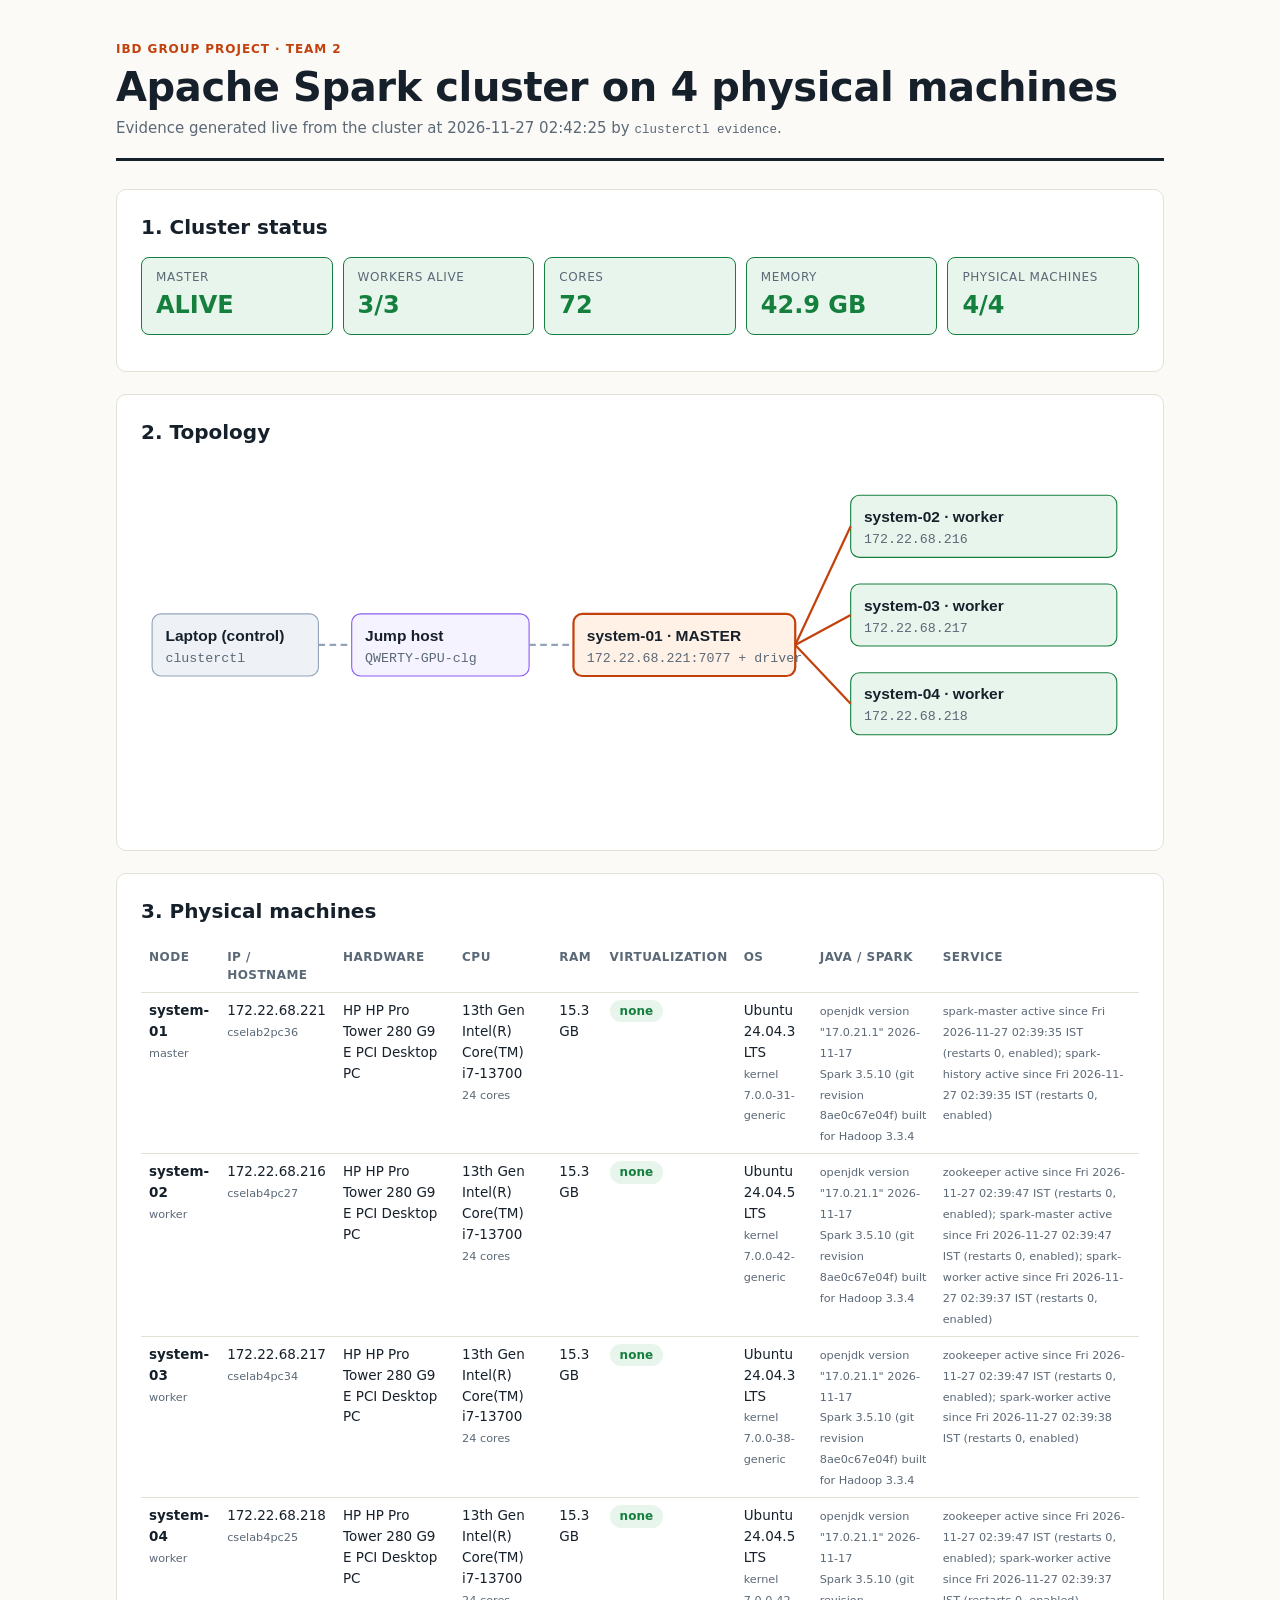
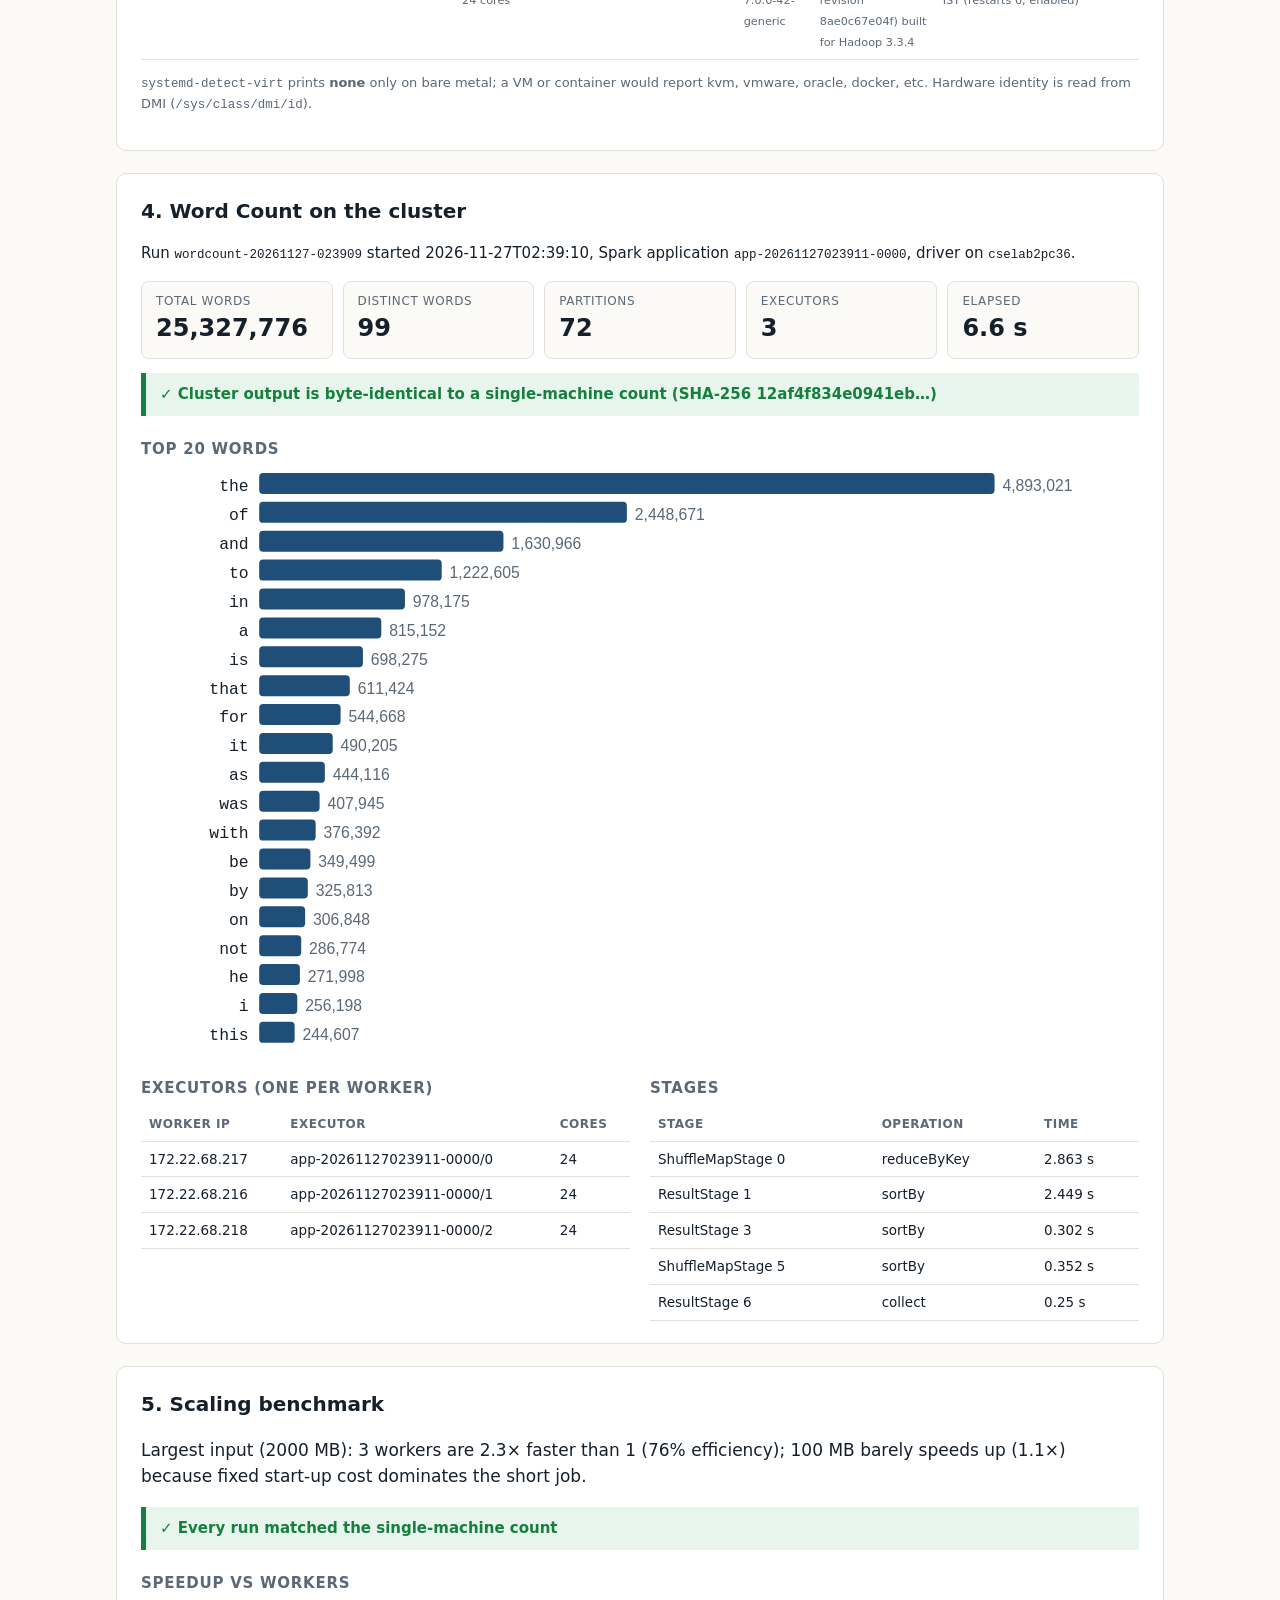
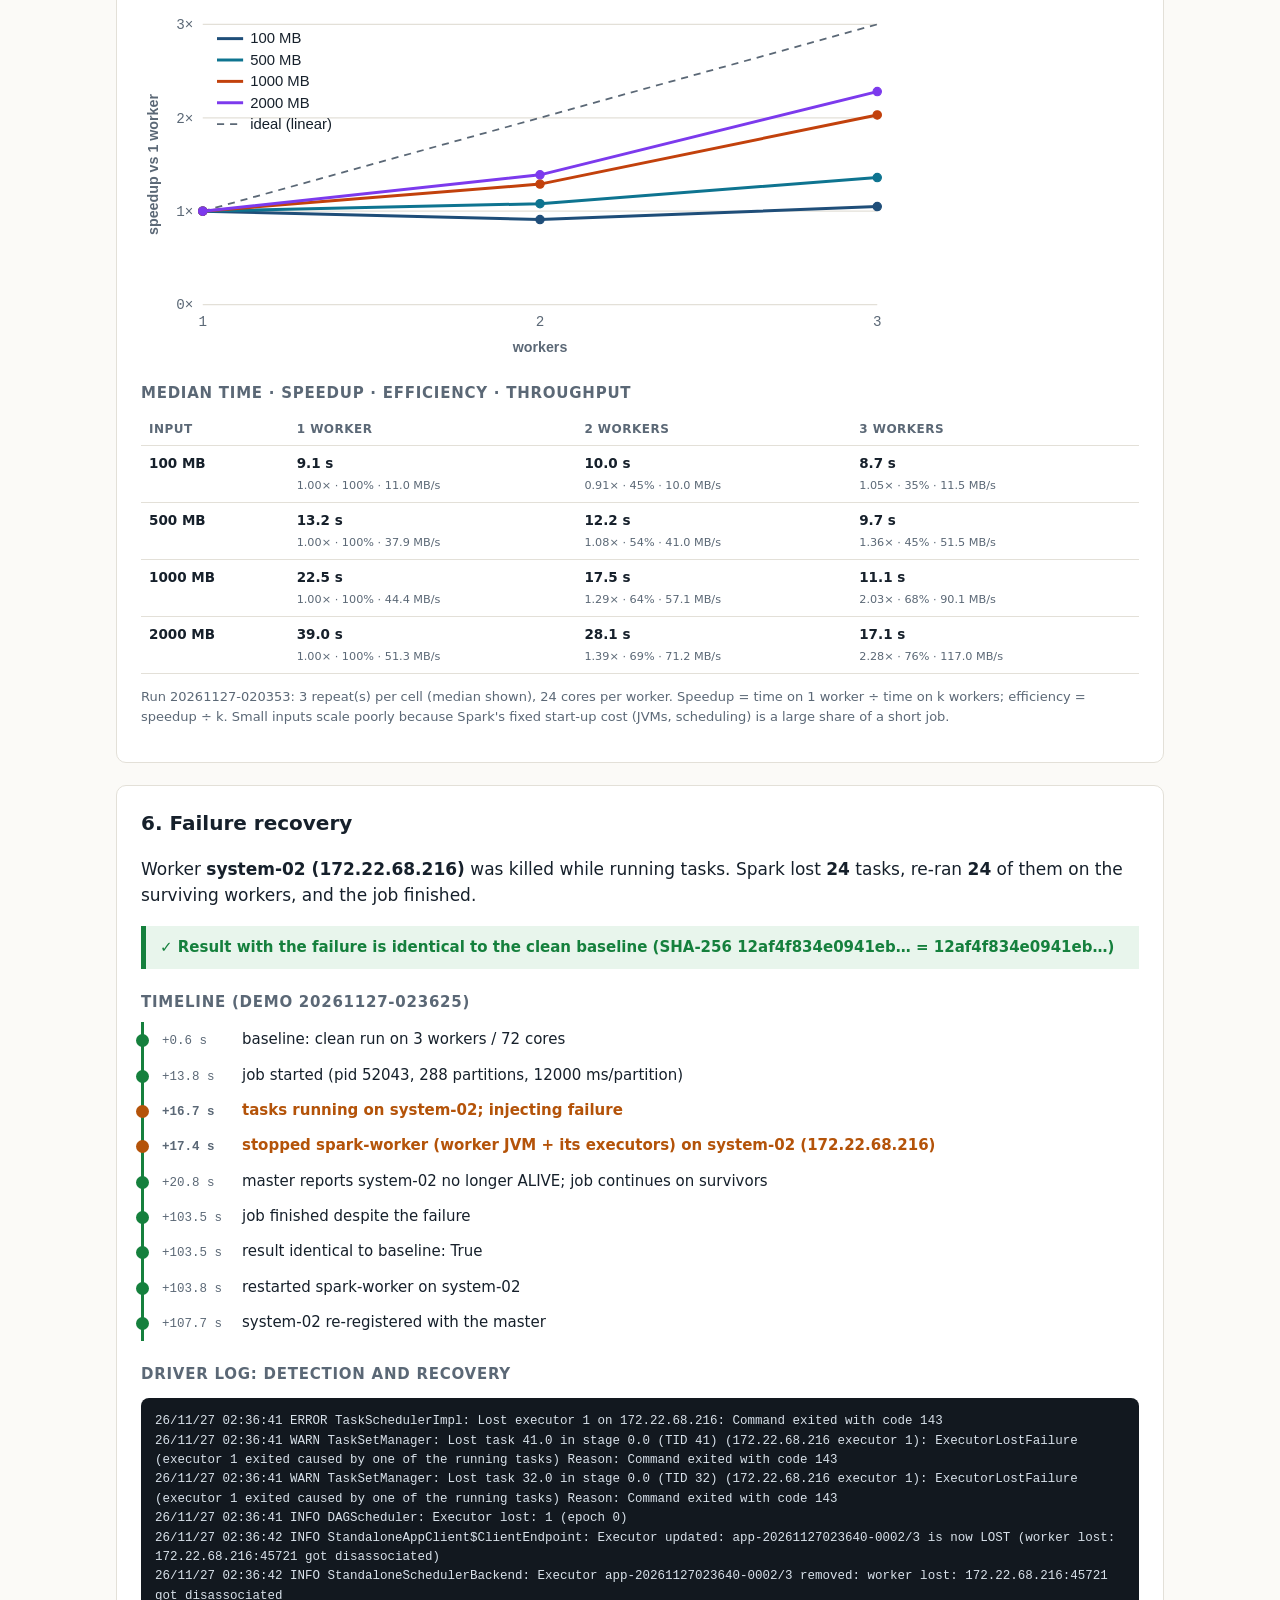
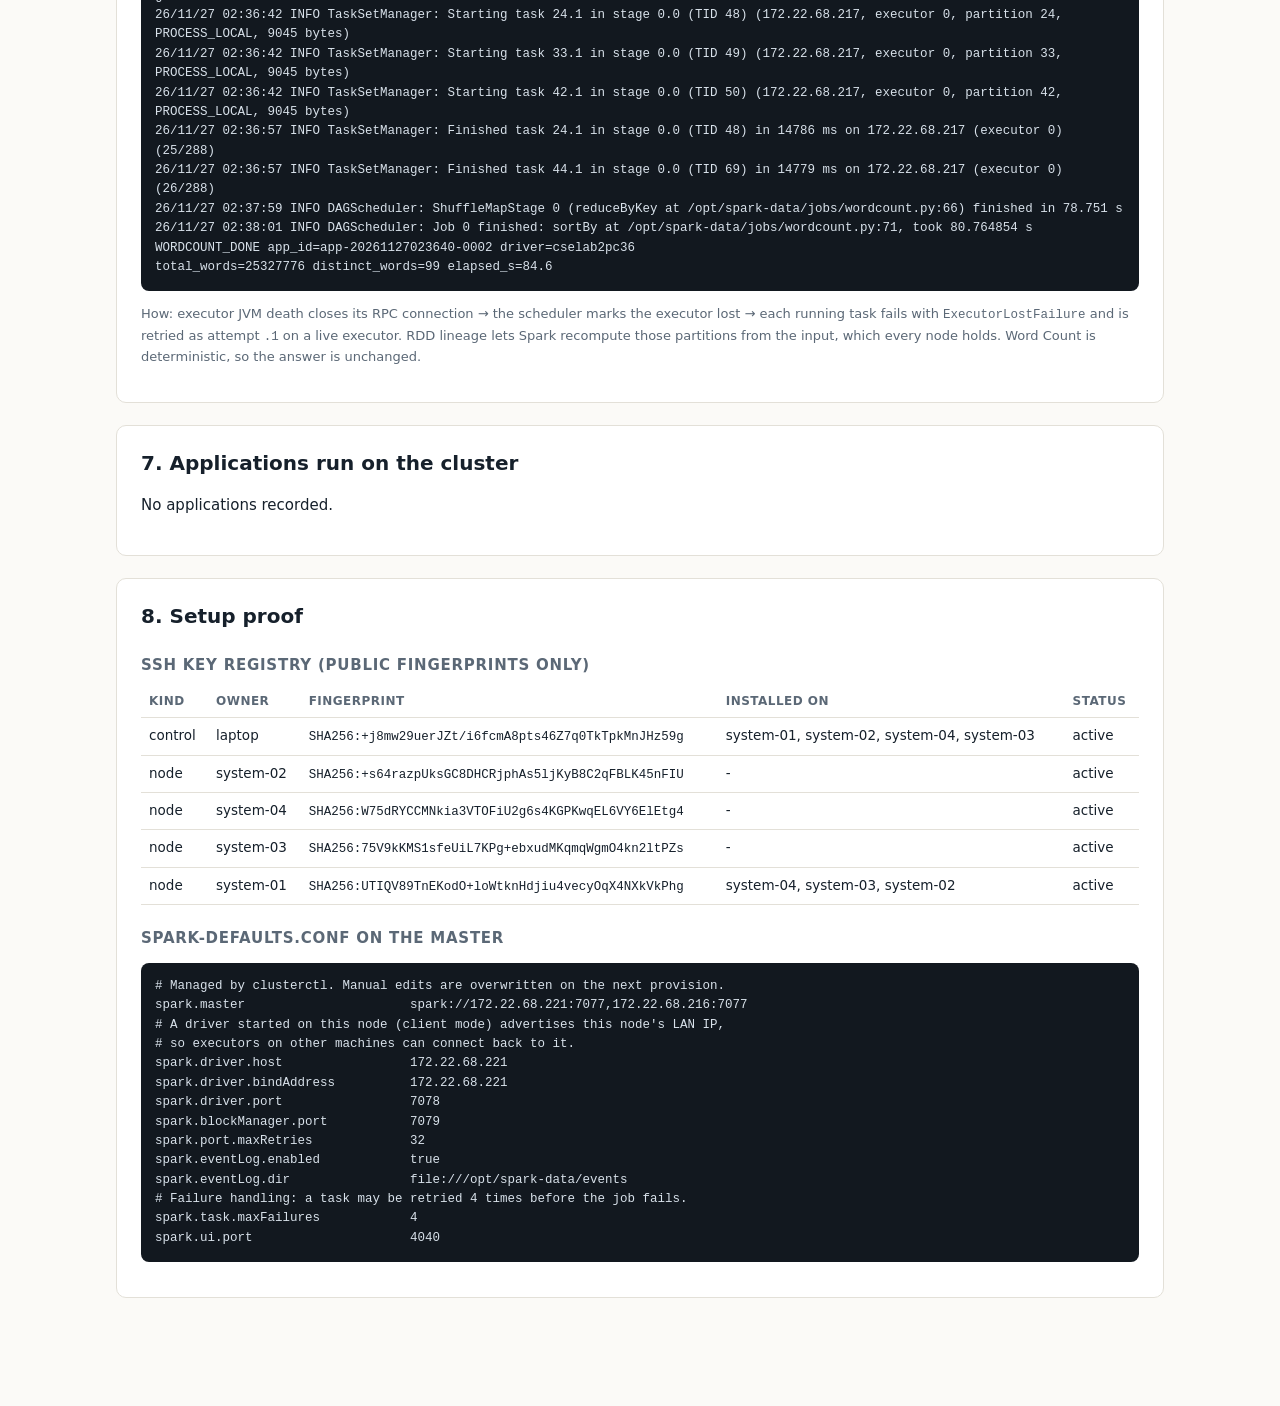
<file: docs/results/evidence-20261127-024228.html>
<!doctype html><html lang='en'><head><meta charset='utf-8'><meta name='viewport' content='width=device-width,initial-scale=1'><title>Spark Cluster Evidence</title><style>:root {
  --ink: #16202b; --muted: #5b6876; --paper: #fbfaf7; --panel: #ffffff; --line: #e3e0d8;
  --accent: #c2410c; --good: #15803d; --good-bg: #e8f5ec; --bad: #b91c1c; --bad-bg: #fdecec;
  --warn: #b45309; --warn-bg: #fff4e0; --bar: #1f4e79; --mono: ui-monospace, "Cascadia Code", Consolas, monospace;
}
* { box-sizing: border-box; }
body { margin: 0; background: var(--paper); color: var(--ink);
  font: 15px/1.55 "Segoe UI", system-ui, -apple-system, sans-serif; }
main { max-width: 1080px; margin: 0 auto; padding: 40px 16px 80px; }
header { border-bottom: 3px solid var(--ink); padding-bottom: 18px; margin-bottom: 28px; }
.kicker { margin: 0; color: var(--accent); font-weight: 700; letter-spacing: .08em; text-transform: uppercase; font-size: 12px; }
h1 { font-size: clamp(26px, 4vw, 40px); line-height: 1.1; margin: 6px 0 8px; letter-spacing: -.01em; }
.meta { margin: 0; color: var(--muted); }
section { background: var(--panel); border: 1px solid var(--line); border-radius: 10px; padding: 22px 24px; margin: 0 0 22px;
  break-inside: avoid; }
h2 { margin: 0 0 14px; font-size: 20px; }
h3 { margin: 22px 0 8px; font-size: 15px; color: var(--muted); text-transform: uppercase; letter-spacing: .05em; }
.chips { display: flex; flex-wrap: wrap; gap: 10px; margin: 8px 0 14px; }
.chip { flex: 1 1 150px; border: 1px solid var(--line); border-radius: 8px; padding: 10px 14px; background: var(--paper); }
.chip span { display: block; font-size: 12px; color: var(--muted); text-transform: uppercase; letter-spacing: .05em; }
.chip b { font-size: 24px; font-variant-numeric: tabular-nums; }
.chip.good { border-color: var(--good); background: var(--good-bg); }
.chip.good b { color: var(--good); }
.chip.bad { border-color: var(--bad); background: var(--bad-bg); }
.chip.bad b { color: var(--bad); }
.verdict { border-left: 5px solid var(--muted); padding: 10px 14px; margin: 12px 0; background: var(--paper); font-weight: 600; }
.verdict.good { border-color: var(--good); background: var(--good-bg); color: var(--good); }
.verdict.bad { border-color: var(--bad); background: var(--bad-bg); color: var(--bad); }
.lead { font-size: 17px; }
table { width: 100%; border-collapse: collapse; font-size: 13.5px; }
th, td { text-align: left; padding: 7px 8px; border-bottom: 1px solid var(--line); vertical-align: top; }
th { font-size: 12px; text-transform: uppercase; letter-spacing: .04em; color: var(--muted); }
tr.degraded td { background: var(--warn-bg); }
small { color: var(--muted); }
code, pre { font-family: var(--mono); font-size: 12.5px; }
pre { background: #12181f; color: #d8e1ea; padding: 14px; border-radius: 8px; overflow-x: auto; white-space: pre-wrap;
  word-break: break-word; }
.pill { display: inline-block; padding: 2px 10px; border-radius: 99px; font-weight: 700; font-size: 12px; }
.pill.good { background: var(--good-bg); color: var(--good); }
.pill.bad { background: var(--bad-bg); color: var(--bad); }
.note { color: var(--muted); font-size: 13px; }
.two { display: grid; grid-template-columns: 1fr 1fr; gap: 20px; }
.steps { list-style: none; padding: 0; margin: 0; border-left: 3px solid var(--good); }
.steps li { position: relative; padding: 6px 0 6px 18px; }
.steps li::before { content: ""; position: absolute; left: -8px; top: 12px; width: 13px; height: 13px; border-radius: 50%;
  background: var(--good); }
.steps li.kill::before { background: var(--warn); }
.steps li.kill { color: var(--warn); font-weight: 600; }
.steps li span { display: inline-block; width: 80px; color: var(--muted); font-family: var(--mono); font-size: 12.5px; }
svg { width: 100%; height: auto; display: block; }
svg rect.n-ctl { fill: #eef2f6; stroke: #94a3b8; }
svg rect.n-jump { fill: #f5f3ff; stroke: #8b5cf6; }
svg rect.n-master { fill: #fff1e6; stroke: var(--accent); stroke-width: 2; }
svg rect.n-worker { fill: var(--good-bg); stroke: var(--good); }
svg .t1 { font: 600 14px "Segoe UI", sans-serif; fill: var(--ink); }
svg .t2 { font: 12px ui-monospace, Consolas, monospace; fill: var(--muted); }
svg .l-ssh { stroke: #94a3b8; stroke-width: 2; stroke-dasharray: 6 4; }
svg .l-spark { stroke: var(--accent); stroke-width: 2; }
svg .bar { fill: var(--bar); }
svg .bl { font: 12.5px ui-monospace, Consolas, monospace; fill: var(--ink); }
svg .bv { font: 12px "Segoe UI", sans-serif; fill: var(--muted); }
svg.sc-chart { max-width: 760px; }
svg .sc-grid { stroke: var(--line); stroke-width: 1; }
svg .sc-tick { font: 12px ui-monospace, Consolas, monospace; fill: var(--muted); }
svg .sc-axis { font: 600 12px "Segoe UI", sans-serif; fill: var(--muted); }
svg .sc-legend { font: 12.5px "Segoe UI", sans-serif; fill: var(--ink); }
svg .sc-ideal { stroke: var(--muted); stroke-width: 1.5; stroke-dasharray: 6 5; fill: none; }
svg .sc-line { fill: none; stroke-width: 2.5; stroke-linejoin: round; }
svg .s0 { stroke: #1f4e79; fill: #1f4e79; } svg .s1 { stroke: #0e7490; fill: #0e7490; }
svg .s2 { stroke: #c2410c; fill: #c2410c; } svg .s3 { stroke: #7c3aed; fill: #7c3aed; }
svg .s4 { stroke: #15803d; fill: #15803d; } svg .s5 { stroke: #b45309; fill: #b45309; }
svg .sc-line.s0, svg .sc-line.s1, svg .sc-line.s2, svg .sc-line.s3, svg .sc-line.s4, svg .sc-line.s5 { fill: none; }
.sc-table td, .sc-table th { font-variant-numeric: tabular-nums; }
@media (max-width: 760px) { .two { grid-template-columns: 1fr; } section { padding: 16px; } table { display: block; overflow-x: auto; } }
@media print { body { background: #fff; } main { padding: 0; } section { border-color: #ccc; } pre { background: #f4f4f4; color: #111; } }
</style></head><body><main><header><p class='kicker'>IBD group project · Team 2</p><h1>Apache Spark cluster on 4 physical machines</h1><p class='meta'>Evidence generated live from the cluster at 2026-11-27 02:42:25 by <code>clusterctl evidence</code>.</p></header><section id='summary'><h2>1. Cluster status</h2><div class='chips'><div class='chip good'><span>Master</span><b>ALIVE</b></div><div class='chip good'><span>Workers alive</span><b>3/3</b></div><div class='chip good'><span>Cores</span><b>72</b></div><div class='chip good'><span>Memory</span><b>42.9 GB</b></div><div class='chip good'><span>Physical machines</span><b>4/4</b></div></div></section><section id='topology'><h2>2. Topology</h2><svg viewBox='0 0 900 330' role='img' aria-label='Cluster topology'><rect x='10' y='137' width='150' height='56' rx='8' class='n-ctl'/><text x='22' y='161' class='t1'>Laptop (control)</text><text x='22' y='180' class='t2'>clusterctl</text><rect x='190' y='137' width='160' height='56' rx='8' class='n-jump'/><text x='202' y='161' class='t1'>Jump host</text><text x='202' y='180' class='t2'>QWERTY-GPU-clg</text><line x1='160' y1='165' x2='190' y2='165' class='l-ssh'/><rect x='390' y='137' width='200' height='56' rx='8' class='n-master'/><text x='402' y='161' class='t1'>system-01 · MASTER</text><text x='402' y='180' class='t2'>172.22.68.221:7077 + driver</text><line x1='350' y1='165' x2='390' y2='165' class='l-ssh'/><rect x='640' y='30' width='240' height='56' rx='8' class='n-worker'/><text x='652' y='54' class='t1'>system-02 · worker</text><text x='652' y='73' class='t2'>172.22.68.216</text><line x1='590' y1='165' x2='640' y2='58' class='l-spark'/><rect x='640' y='110' width='240' height='56' rx='8' class='n-worker'/><text x='652' y='134' class='t1'>system-03 · worker</text><text x='652' y='153' class='t2'>172.22.68.217</text><line x1='590' y1='165' x2='640' y2='138' class='l-spark'/><rect x='640' y='190' width='240' height='56' rx='8' class='n-worker'/><text x='652' y='214' class='t1'>system-04 · worker</text><text x='652' y='233' class='t2'>172.22.68.218</text><line x1='590' y1='165' x2='640' y2='218' class='l-spark'/></svg></section><section id='nodes'><h2>3. Physical machines</h2><table><thead><tr><th>Node</th><th>IP / hostname</th><th>Hardware</th><th>CPU</th><th>RAM</th><th>Virtualization</th><th>OS</th><th>Java / Spark</th><th>Service</th></tr></thead><tbody><tr><td><b>system-01</b><br><small>master</small></td><td>172.22.68.221<br><small>cselab2pc36</small></td><td>HP HP Pro Tower 280 G9 E PCI Desktop PC</td><td>13th Gen Intel(R) Core(TM) i7-13700<br><small>24 cores</small></td><td>15.3 GB</td><td><span class='pill good'>none</span></td><td>Ubuntu 24.04.3 LTS<br><small>kernel 7.0.0-31-generic</small></td><td><small>openjdk version &quot;17.0.21.1&quot; 2026-11-17<br>Spark 3.5.10 (git revision 8ae0c67e04f) built for Hadoop 3.3.4</small></td><td><small>spark-master active since Fri 2026-11-27 02:39:35 IST (restarts 0, enabled); spark-history active since Fri 2026-11-27 02:39:35 IST (restarts 0, enabled)</small></td></tr><tr><td><b>system-02</b><br><small>worker</small></td><td>172.22.68.216<br><small>cselab4pc27</small></td><td>HP HP Pro Tower 280 G9 E PCI Desktop PC</td><td>13th Gen Intel(R) Core(TM) i7-13700<br><small>24 cores</small></td><td>15.3 GB</td><td><span class='pill good'>none</span></td><td>Ubuntu 24.04.5 LTS<br><small>kernel 7.0.0-42-generic</small></td><td><small>openjdk version &quot;17.0.21.1&quot; 2026-11-17<br>Spark 3.5.10 (git revision 8ae0c67e04f) built for Hadoop 3.3.4</small></td><td><small>zookeeper active since Fri 2026-11-27 02:39:47 IST (restarts 0, enabled); spark-master active since Fri 2026-11-27 02:39:47 IST (restarts 0, enabled); spark-worker active since Fri 2026-11-27 02:39:37 IST (restarts 0, enabled)</small></td></tr><tr><td><b>system-03</b><br><small>worker</small></td><td>172.22.68.217<br><small>cselab4pc34</small></td><td>HP HP Pro Tower 280 G9 E PCI Desktop PC</td><td>13th Gen Intel(R) Core(TM) i7-13700<br><small>24 cores</small></td><td>15.3 GB</td><td><span class='pill good'>none</span></td><td>Ubuntu 24.04.3 LTS<br><small>kernel 7.0.0-38-generic</small></td><td><small>openjdk version &quot;17.0.21.1&quot; 2026-11-17<br>Spark 3.5.10 (git revision 8ae0c67e04f) built for Hadoop 3.3.4</small></td><td><small>zookeeper active since Fri 2026-11-27 02:39:47 IST (restarts 0, enabled); spark-worker active since Fri 2026-11-27 02:39:38 IST (restarts 0, enabled)</small></td></tr><tr><td><b>system-04</b><br><small>worker</small></td><td>172.22.68.218<br><small>cselab4pc25</small></td><td>HP HP Pro Tower 280 G9 E PCI Desktop PC</td><td>13th Gen Intel(R) Core(TM) i7-13700<br><small>24 cores</small></td><td>15.3 GB</td><td><span class='pill good'>none</span></td><td>Ubuntu 24.04.5 LTS<br><small>kernel 7.0.0-42-generic</small></td><td><small>openjdk version &quot;17.0.21.1&quot; 2026-11-17<br>Spark 3.5.10 (git revision 8ae0c67e04f) built for Hadoop 3.3.4</small></td><td><small>zookeeper active since Fri 2026-11-27 02:39:47 IST (restarts 0, enabled); spark-worker active since Fri 2026-11-27 02:39:37 IST (restarts 0, enabled)</small></td></tr></tbody></table><p class='note'><code>systemd-detect-virt</code> prints <b>none</b> only on bare metal; a VM or container would report kvm, vmware, oracle, docker, etc. Hardware identity is read from DMI (<code>/sys/class/dmi/id</code>).</p></section><section id='wordcount'><h2>4. Word Count on the cluster</h2><p>Run <code>wordcount-20261127-023909</code> started 2026-11-27T02:39:10, Spark application <code>app-20261127023911-0000</code>, driver on <code>cselab2pc36</code>.</p><div class='chips'><div class='chip'><span>Total words</span><b>25,327,776</b></div><div class='chip'><span>Distinct words</span><b>99</b></div><div class='chip'><span>Partitions</span><b>72</b></div><div class='chip'><span>Executors</span><b>3</b></div><div class='chip'><span>Elapsed</span><b>6.6 s</b></div></div><div class='verdict good'>✓ Cluster output is byte-identical to a single-machine count (SHA-256 12af4f834e0941eb…)</div><h3>Top 20 words</h3><svg viewBox='0 0 760 446' role='img' aria-label='Top 20 words by count'><text x='82' y='17' class='bl' text-anchor='end'>the</text><rect x='90' y='3' width='560' height='16' rx='3' class='bar'/><text x='656' y='17' class='bv'>4,893,021</text><text x='82' y='39' class='bl' text-anchor='end'>of</text><rect x='90' y='25' width='280' height='16' rx='3' class='bar'/><text x='376' y='39' class='bv'>2,448,671</text><text x='82' y='61' class='bl' text-anchor='end'>and</text><rect x='90' y='47' width='186' height='16' rx='3' class='bar'/><text x='282' y='61' class='bv'>1,630,966</text><text x='82' y='83' class='bl' text-anchor='end'>to</text><rect x='90' y='69' width='139' height='16' rx='3' class='bar'/><text x='235' y='83' class='bv'>1,222,605</text><text x='82' y='105' class='bl' text-anchor='end'>in</text><rect x='90' y='91' width='111' height='16' rx='3' class='bar'/><text x='207' y='105' class='bv'>978,175</text><text x='82' y='127' class='bl' text-anchor='end'>a</text><rect x='90' y='113' width='93' height='16' rx='3' class='bar'/><text x='189' y='127' class='bv'>815,152</text><text x='82' y='149' class='bl' text-anchor='end'>is</text><rect x='90' y='135' width='79' height='16' rx='3' class='bar'/><text x='175' y='149' class='bv'>698,275</text><text x='82' y='171' class='bl' text-anchor='end'>that</text><rect x='90' y='157' width='69' height='16' rx='3' class='bar'/><text x='165' y='171' class='bv'>611,424</text><text x='82' y='193' class='bl' text-anchor='end'>for</text><rect x='90' y='179' width='62' height='16' rx='3' class='bar'/><text x='158' y='193' class='bv'>544,668</text><text x='82' y='215' class='bl' text-anchor='end'>it</text><rect x='90' y='201' width='56' height='16' rx='3' class='bar'/><text x='152' y='215' class='bv'>490,205</text><text x='82' y='237' class='bl' text-anchor='end'>as</text><rect x='90' y='223' width='50' height='16' rx='3' class='bar'/><text x='146' y='237' class='bv'>444,116</text><text x='82' y='259' class='bl' text-anchor='end'>was</text><rect x='90' y='245' width='46' height='16' rx='3' class='bar'/><text x='142' y='259' class='bv'>407,945</text><text x='82' y='281' class='bl' text-anchor='end'>with</text><rect x='90' y='267' width='43' height='16' rx='3' class='bar'/><text x='139' y='281' class='bv'>376,392</text><text x='82' y='303' class='bl' text-anchor='end'>be</text><rect x='90' y='289' width='39' height='16' rx='3' class='bar'/><text x='135' y='303' class='bv'>349,499</text><text x='82' y='325' class='bl' text-anchor='end'>by</text><rect x='90' y='311' width='37' height='16' rx='3' class='bar'/><text x='133' y='325' class='bv'>325,813</text><text x='82' y='347' class='bl' text-anchor='end'>on</text><rect x='90' y='333' width='35' height='16' rx='3' class='bar'/><text x='131' y='347' class='bv'>306,848</text><text x='82' y='369' class='bl' text-anchor='end'>not</text><rect x='90' y='355' width='32' height='16' rx='3' class='bar'/><text x='128' y='369' class='bv'>286,774</text><text x='82' y='391' class='bl' text-anchor='end'>he</text><rect x='90' y='377' width='31' height='16' rx='3' class='bar'/><text x='127' y='391' class='bv'>271,998</text><text x='82' y='413' class='bl' text-anchor='end'>i</text><rect x='90' y='399' width='29' height='16' rx='3' class='bar'/><text x='125' y='413' class='bv'>256,198</text><text x='82' y='435' class='bl' text-anchor='end'>this</text><rect x='90' y='421' width='27' height='16' rx='3' class='bar'/><text x='123' y='435' class='bv'>244,607</text></svg><div class='two'><div><h3>Executors (one per worker)</h3><table><thead><tr><th>Worker IP</th><th>Executor</th><th>Cores</th></tr></thead><tbody><tr><td>172.22.68.217</td><td>app-20261127023911-0000/0</td><td>24</td></tr><tr><td>172.22.68.216</td><td>app-20261127023911-0000/1</td><td>24</td></tr><tr><td>172.22.68.218</td><td>app-20261127023911-0000/2</td><td>24</td></tr></tbody></table></div><div><h3>Stages</h3><table><thead><tr><th>Stage</th><th>Operation</th><th>Time</th></tr></thead><tbody><tr><td>ShuffleMapStage 0</td><td>reduceByKey</td><td>2.863 s</td></tr><tr><td>ResultStage 1</td><td>sortBy</td><td>2.449 s</td></tr><tr><td>ResultStage 3</td><td>sortBy</td><td>0.302 s</td></tr><tr><td>ShuffleMapStage 5</td><td>sortBy</td><td>0.352 s</td></tr><tr><td>ResultStage 6</td><td>collect</td><td>0.25 s</td></tr></tbody></table></div></div></section><section id='scaling'><h2>5. Scaling benchmark</h2><p class='lead'>Largest input (2000 MB): 3 workers are 2.3× faster than 1 (76% efficiency); 100 MB barely speeds up (1.1×) because fixed start-up cost dominates the short job.</p><div class='verdict good'>✓ Every run matched the single-machine count</div><h3>Speedup vs workers</h3><svg viewBox='0 0 640 300' class='sc-chart' role='img' aria-label='Speedup versus number of workers, one line per input size'><line x1='52' y1='254.0' x2='620' y2='254.0' class='sc-grid'/><text x='44' y='258.0' class='sc-tick' text-anchor='end'>0×</text><line x1='52' y1='175.3' x2='620' y2='175.3' class='sc-grid'/><text x='44' y='179.3' class='sc-tick' text-anchor='end'>1×</text><line x1='52' y1='96.7' x2='620' y2='96.7' class='sc-grid'/><text x='44' y='100.7' class='sc-tick' text-anchor='end'>2×</text><line x1='52' y1='18.0' x2='620' y2='18.0' class='sc-grid'/><text x='44' y='22.0' class='sc-tick' text-anchor='end'>3×</text><text x='52.0' y='272' class='sc-tick' text-anchor='middle'>1</text><text x='336.0' y='272' class='sc-tick' text-anchor='middle'>2</text><text x='620.0' y='272' class='sc-tick' text-anchor='middle'>3</text><text x='336.0' y='294' class='sc-axis' text-anchor='middle'>workers</text><text x='14' y='136.0' class='sc-axis' text-anchor='middle' transform='rotate(-90 14 136.0)'>speedup vs 1 worker</text><line x1='52.0' y1='175.3' x2='620.0' y2='18.0' class='sc-ideal'/><polyline points='52.0,175.3 336.0,182.4 620.0,171.4' class='sc-line s0'/><circle cx='52.0' cy='175.3' r='3.5' class='sc-dot s0'><title>100 MB, 1 workers: 1.00×</title></circle><circle cx='336.0' cy='182.4' r='3.5' class='sc-dot s0'><title>100 MB, 2 workers: 0.91×</title></circle><circle cx='620.0' cy='171.4' r='3.5' class='sc-dot s0'><title>100 MB, 3 workers: 1.05×</title></circle><polyline points='52.0,175.3 336.0,169.0 620.0,147.0' class='sc-line s1'/><circle cx='52.0' cy='175.3' r='3.5' class='sc-dot s1'><title>500 MB, 1 workers: 1.00×</title></circle><circle cx='336.0' cy='169.0' r='3.5' class='sc-dot s1'><title>500 MB, 2 workers: 1.08×</title></circle><circle cx='620.0' cy='147.0' r='3.5' class='sc-dot s1'><title>500 MB, 3 workers: 1.36×</title></circle><polyline points='52.0,175.3 336.0,152.5 620.0,94.3' class='sc-line s2'/><circle cx='52.0' cy='175.3' r='3.5' class='sc-dot s2'><title>1000 MB, 1 workers: 1.00×</title></circle><circle cx='336.0' cy='152.5' r='3.5' class='sc-dot s2'><title>1000 MB, 2 workers: 1.29×</title></circle><circle cx='620.0' cy='94.3' r='3.5' class='sc-dot s2'><title>1000 MB, 3 workers: 2.03×</title></circle><polyline points='52.0,175.3 336.0,144.7 620.0,74.6' class='sc-line s3'/><circle cx='52.0' cy='175.3' r='3.5' class='sc-dot s3'><title>2000 MB, 1 workers: 1.00×</title></circle><circle cx='336.0' cy='144.7' r='3.5' class='sc-dot s3'><title>2000 MB, 2 workers: 1.39×</title></circle><circle cx='620.0' cy='74.6' r='3.5' class='sc-dot s3'><title>2000 MB, 3 workers: 2.28×</title></circle><line x1='64' y1='30' x2='86' y2='30' class='sc-line s0'/><text x='92' y='34' class='sc-legend'>100 MB</text><line x1='64' y1='48' x2='86' y2='48' class='sc-line s1'/><text x='92' y='52' class='sc-legend'>500 MB</text><line x1='64' y1='66' x2='86' y2='66' class='sc-line s2'/><text x='92' y='70' class='sc-legend'>1000 MB</text><line x1='64' y1='84' x2='86' y2='84' class='sc-line s3'/><text x='92' y='88' class='sc-legend'>2000 MB</text><line x1='64' y1='102' x2='86' y2='102' class='sc-ideal'/><text x='92' y='106' class='sc-legend'>ideal (linear)</text></svg><h3>Median time · speedup · efficiency · throughput</h3><table class='sc-table'><thead><tr><th>Input</th><th>1 worker</th><th>2 workers</th><th>3 workers</th></tr></thead><tbody><tr><td><b>100 MB</b></td><td><b>9.1 s</b><br><small>1.00× · 100% · 11.0 MB/s</small></td><td><b>10.0 s</b><br><small>0.91× · 45% · 10.0 MB/s</small></td><td><b>8.7 s</b><br><small>1.05× · 35% · 11.5 MB/s</small></td></tr><tr><td><b>500 MB</b></td><td><b>13.2 s</b><br><small>1.00× · 100% · 37.9 MB/s</small></td><td><b>12.2 s</b><br><small>1.08× · 54% · 41.0 MB/s</small></td><td><b>9.7 s</b><br><small>1.36× · 45% · 51.5 MB/s</small></td></tr><tr><td><b>1000 MB</b></td><td><b>22.5 s</b><br><small>1.00× · 100% · 44.4 MB/s</small></td><td><b>17.5 s</b><br><small>1.29× · 64% · 57.1 MB/s</small></td><td><b>11.1 s</b><br><small>2.03× · 68% · 90.1 MB/s</small></td></tr><tr><td><b>2000 MB</b></td><td><b>39.0 s</b><br><small>1.00× · 100% · 51.3 MB/s</small></td><td><b>28.1 s</b><br><small>1.39× · 69% · 71.2 MB/s</small></td><td><b>17.1 s</b><br><small>2.28× · 76% · 117.0 MB/s</small></td></tr></tbody></table><p class='note'>Run 20261127-020353: 3 repeat(s) per cell (median shown), 24 cores per worker. Speedup = time on 1 worker ÷ time on k workers; efficiency = speedup ÷ k. Small inputs scale poorly because Spark's fixed start-up cost (JVMs, scheduling) is a large share of a short job.</p></section><section id='recovery'><h2>6. Failure recovery</h2><p class='lead'>Worker <b>system-02 (172.22.68.216)</b> was killed while running tasks. Spark lost <b>24</b> tasks, re-ran <b>24</b> of them on the surviving workers, and the job finished.</p><div class='verdict good'>✓ Result with the failure is identical to the clean baseline (SHA-256 12af4f834e0941eb… = 12af4f834e0941eb…)</div><h3>Timeline (demo 20261127-023625)</h3><ol class='steps'><li class=''><span>+0.6 s</span>baseline: clean run on 3 workers / 72 cores</li><li class=''><span>+13.8 s</span>job started (pid 52043, 288 partitions, 12000 ms/partition)</li><li class='kill'><span>+16.7 s</span>tasks running on system-02; injecting failure</li><li class='kill'><span>+17.4 s</span>stopped spark-worker (worker JVM + its executors) on system-02 (172.22.68.216)</li><li class=''><span>+20.8 s</span>master reports system-02 no longer ALIVE; job continues on survivors</li><li class=''><span>+103.5 s</span>job finished despite the failure</li><li class=''><span>+103.5 s</span>result identical to baseline: True</li><li class=''><span>+103.8 s</span>restarted spark-worker on system-02</li><li class=''><span>+107.7 s</span>system-02 re-registered with the master</li></ol><h3>Driver log: detection and recovery</h3><pre>26/11/27 02:36:41 ERROR TaskSchedulerImpl: Lost executor 1 on 172.22.68.216: Command exited with code 143
26/11/27 02:36:41 WARN TaskSetManager: Lost task 41.0 in stage 0.0 (TID 41) (172.22.68.216 executor 1): ExecutorLostFailure (executor 1 exited caused by one of the running tasks) Reason: Command exited with code 143
26/11/27 02:36:41 WARN TaskSetManager: Lost task 32.0 in stage 0.0 (TID 32) (172.22.68.216 executor 1): ExecutorLostFailure (executor 1 exited caused by one of the running tasks) Reason: Command exited with code 143
26/11/27 02:36:41 INFO DAGScheduler: Executor lost: 1 (epoch 0)
26/11/27 02:36:42 INFO StandaloneAppClient$ClientEndpoint: Executor updated: app-20261127023640-0002/3 is now LOST (worker lost: 172.22.68.216:45721 got disassociated)
26/11/27 02:36:42 INFO StandaloneSchedulerBackend: Executor app-20261127023640-0002/3 removed: worker lost: 172.22.68.216:45721 got disassociated
26/11/27 02:36:42 INFO TaskSetManager: Starting task 24.1 in stage 0.0 (TID 48) (172.22.68.217, executor 0, partition 24, PROCESS_LOCAL, 9045 bytes)
26/11/27 02:36:42 INFO TaskSetManager: Starting task 33.1 in stage 0.0 (TID 49) (172.22.68.217, executor 0, partition 33, PROCESS_LOCAL, 9045 bytes)
26/11/27 02:36:42 INFO TaskSetManager: Starting task 42.1 in stage 0.0 (TID 50) (172.22.68.217, executor 0, partition 42, PROCESS_LOCAL, 9045 bytes)
26/11/27 02:36:57 INFO TaskSetManager: Finished task 24.1 in stage 0.0 (TID 48) in 14786 ms on 172.22.68.217 (executor 0) (25/288)
26/11/27 02:36:57 INFO TaskSetManager: Finished task 44.1 in stage 0.0 (TID 69) in 14779 ms on 172.22.68.217 (executor 0) (26/288)
26/11/27 02:37:59 INFO DAGScheduler: ShuffleMapStage 0 (reduceByKey at /opt/spark-data/jobs/wordcount.py:66) finished in 78.751 s
26/11/27 02:38:01 INFO DAGScheduler: Job 0 finished: sortBy at /opt/spark-data/jobs/wordcount.py:71, took 80.764854 s
WORDCOUNT_DONE app_id=app-20261127023640-0002 driver=cselab2pc36
total_words=25327776 distinct_words=99 elapsed_s=84.6</pre><p class='note'>How: executor JVM death closes its RPC connection → the scheduler marks the executor lost → each running task fails with <code>ExecutorLostFailure</code> and is retried as attempt <code>.1</code> on a live executor. RDD lineage lets Spark recompute those partitions from the input, which every node holds. Word Count is deterministic, so the answer is unchanged.</p></section><section id='history'><h2>7. Applications run on the cluster</h2><p>No applications recorded.</p></section><section id='setup'><h2>8. Setup proof</h2><h3>SSH key registry (public fingerprints only)</h3><table><thead><tr><th>Kind</th><th>Owner</th><th>Fingerprint</th><th>Installed on</th><th>Status</th></tr></thead><tbody><tr><td>control</td><td>laptop</td><td><code>SHA256:+j8mw29uerJZt/i6fcmA8pts46Z7q0TkTpkMnJHz59g</code></td><td>system-01, system-02, system-04, system-03</td><td>active</td></tr><tr><td>node</td><td>system-02</td><td><code>SHA256:+s64razpUksGC8DHCRjphAs5ljKyB8C2qFBLK45nFIU</code></td><td>-</td><td>active</td></tr><tr><td>node</td><td>system-04</td><td><code>SHA256:W75dRYCCMNkia3VTOFiU2g6s4KGPKwqEL6VY6ElEtg4</code></td><td>-</td><td>active</td></tr><tr><td>node</td><td>system-03</td><td><code>SHA256:75V9kKMS1sfeUiL7KPg+ebxudMKqmqWgmO4kn2ltPZs</code></td><td>-</td><td>active</td></tr><tr><td>node</td><td>system-01</td><td><code>SHA256:UTIQV89TnEKodO+loWtknHdjiu4vecyOqX4NXkVkPhg</code></td><td>system-04, system-03, system-02</td><td>active</td></tr></tbody></table><h3>spark-defaults.conf on the master</h3><pre># Managed by clusterctl. Manual edits are overwritten on the next provision.
spark.master                      spark://172.22.68.221:7077,172.22.68.216:7077
# A driver started on this node (client mode) advertises this node&#x27;s LAN IP,
# so executors on other machines can connect back to it.
spark.driver.host                 172.22.68.221
spark.driver.bindAddress          172.22.68.221
spark.driver.port                 7078
spark.blockManager.port           7079
spark.port.maxRetries             32
spark.eventLog.enabled            true
spark.eventLog.dir                file:///opt/spark-data/events
# Failure handling: a task may be retried 4 times before the job fails.
spark.task.maxFailures            4
spark.ui.port                     4040
</pre></section></main></body></html>
</file>
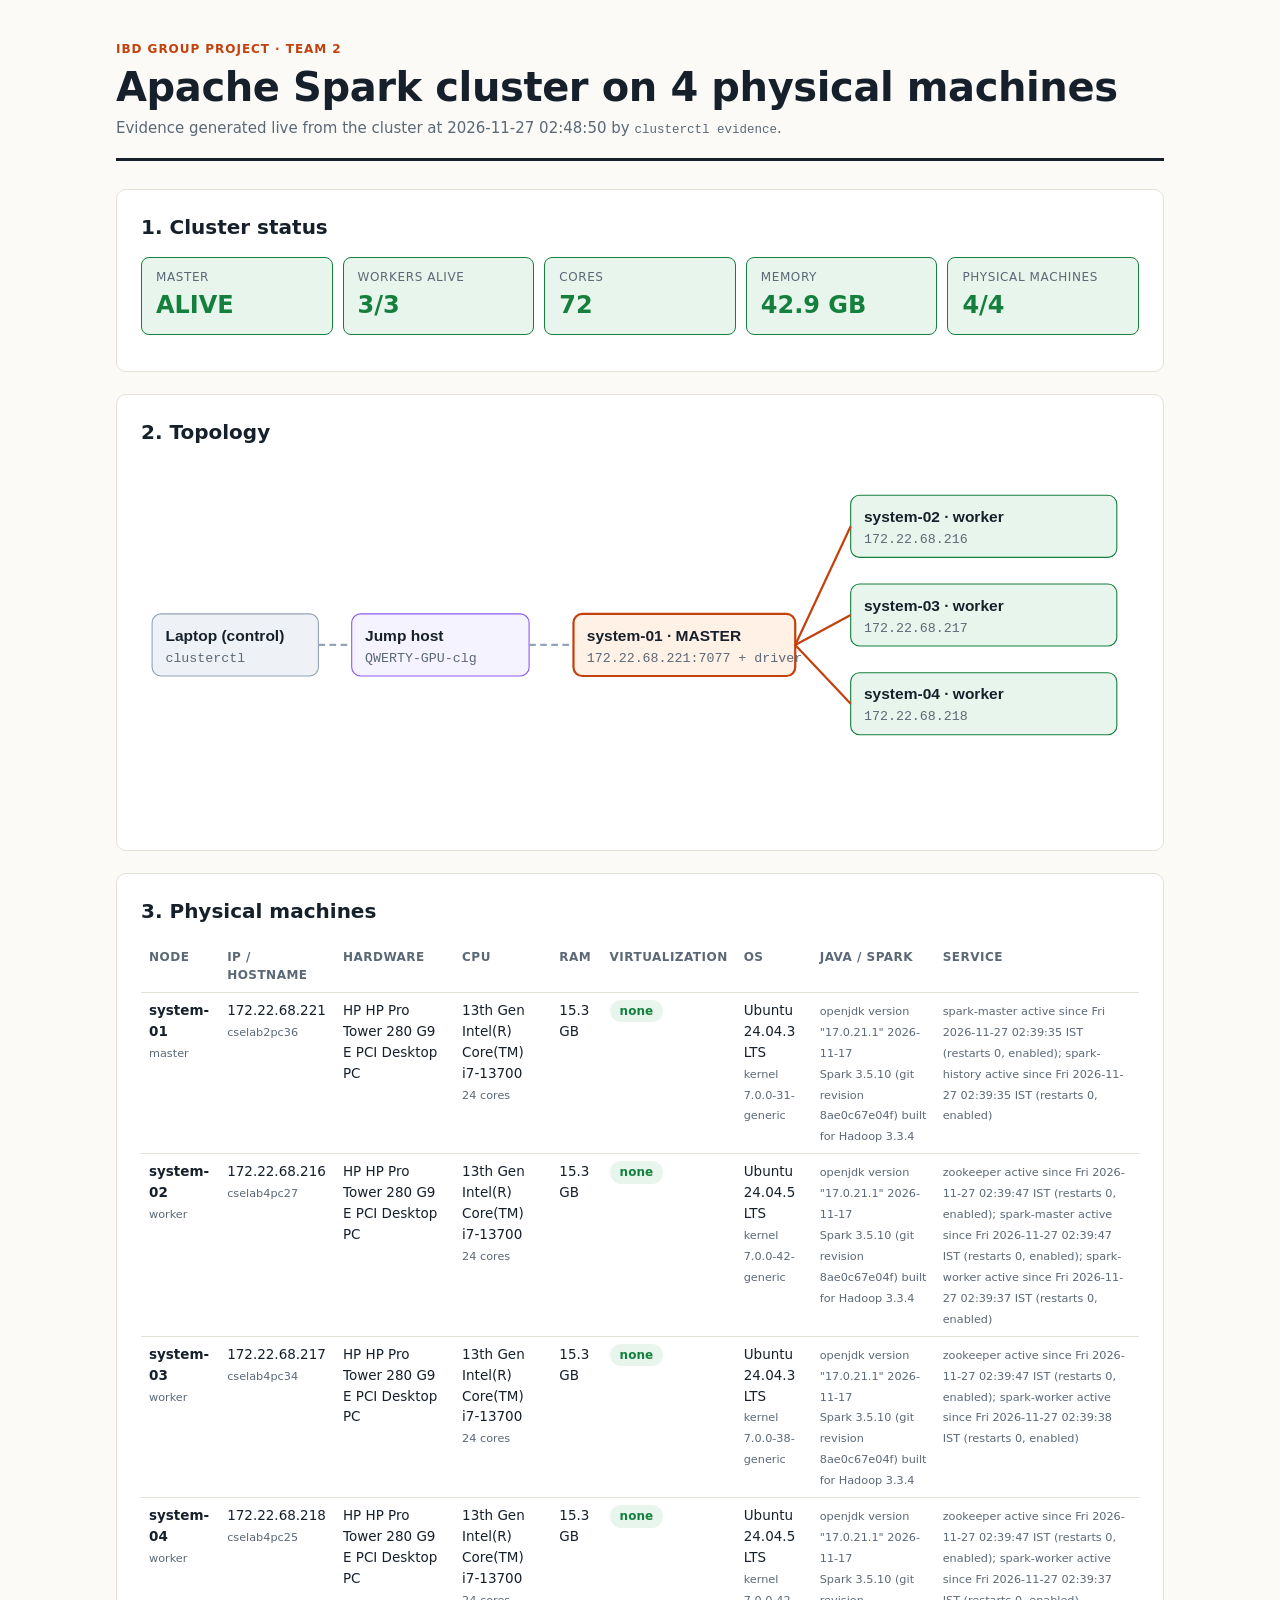
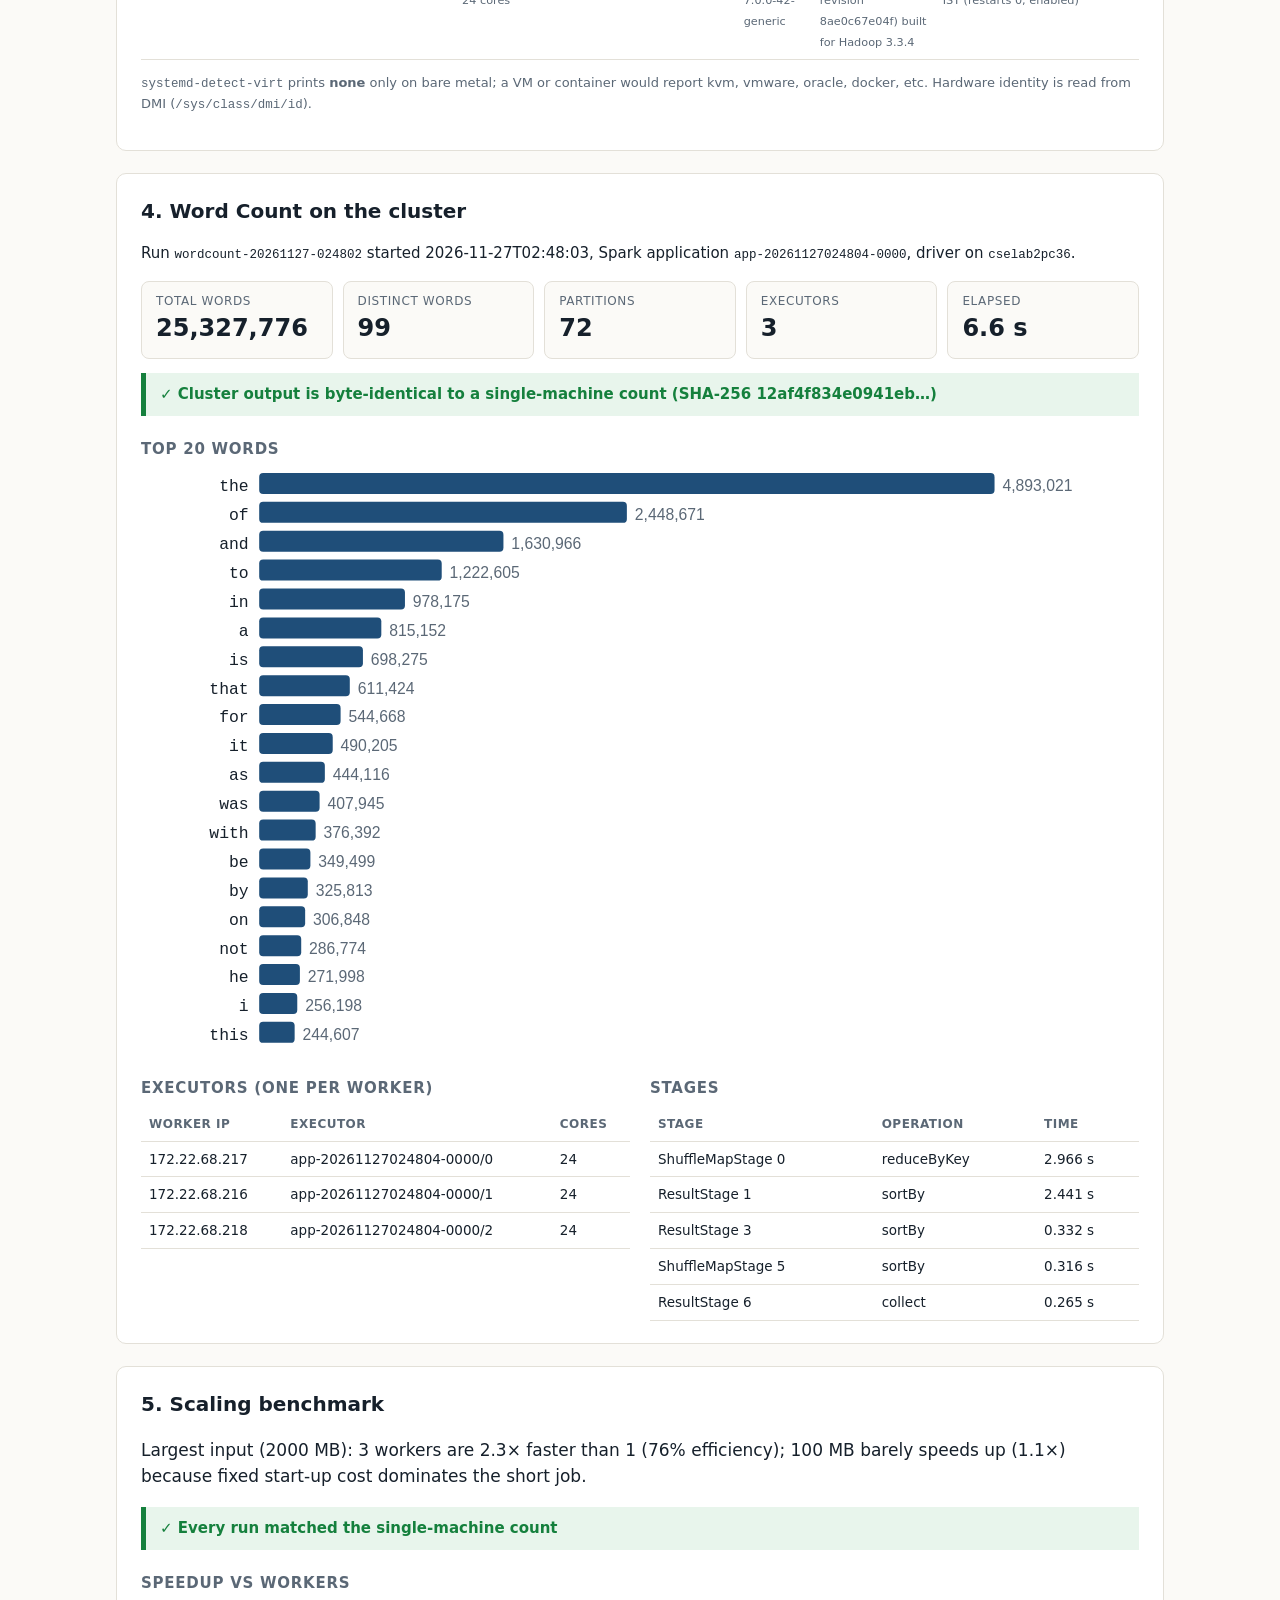
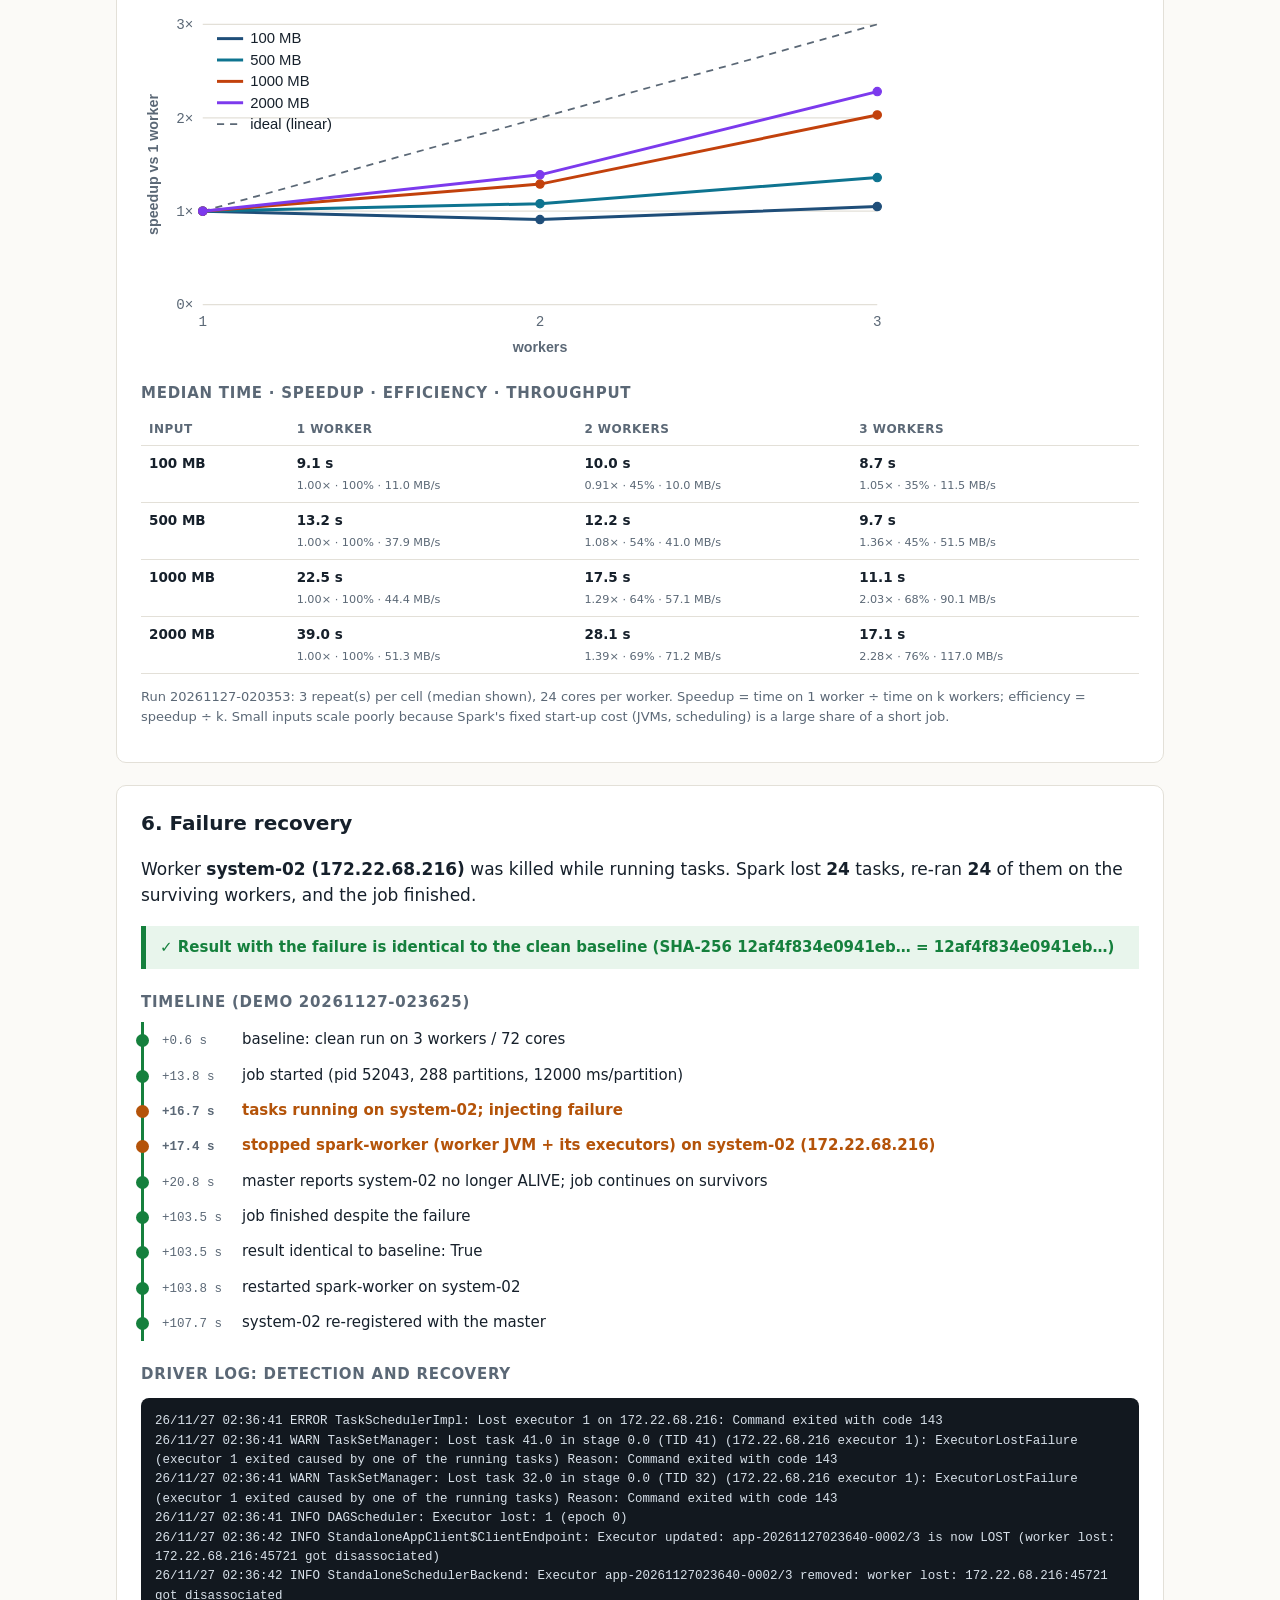
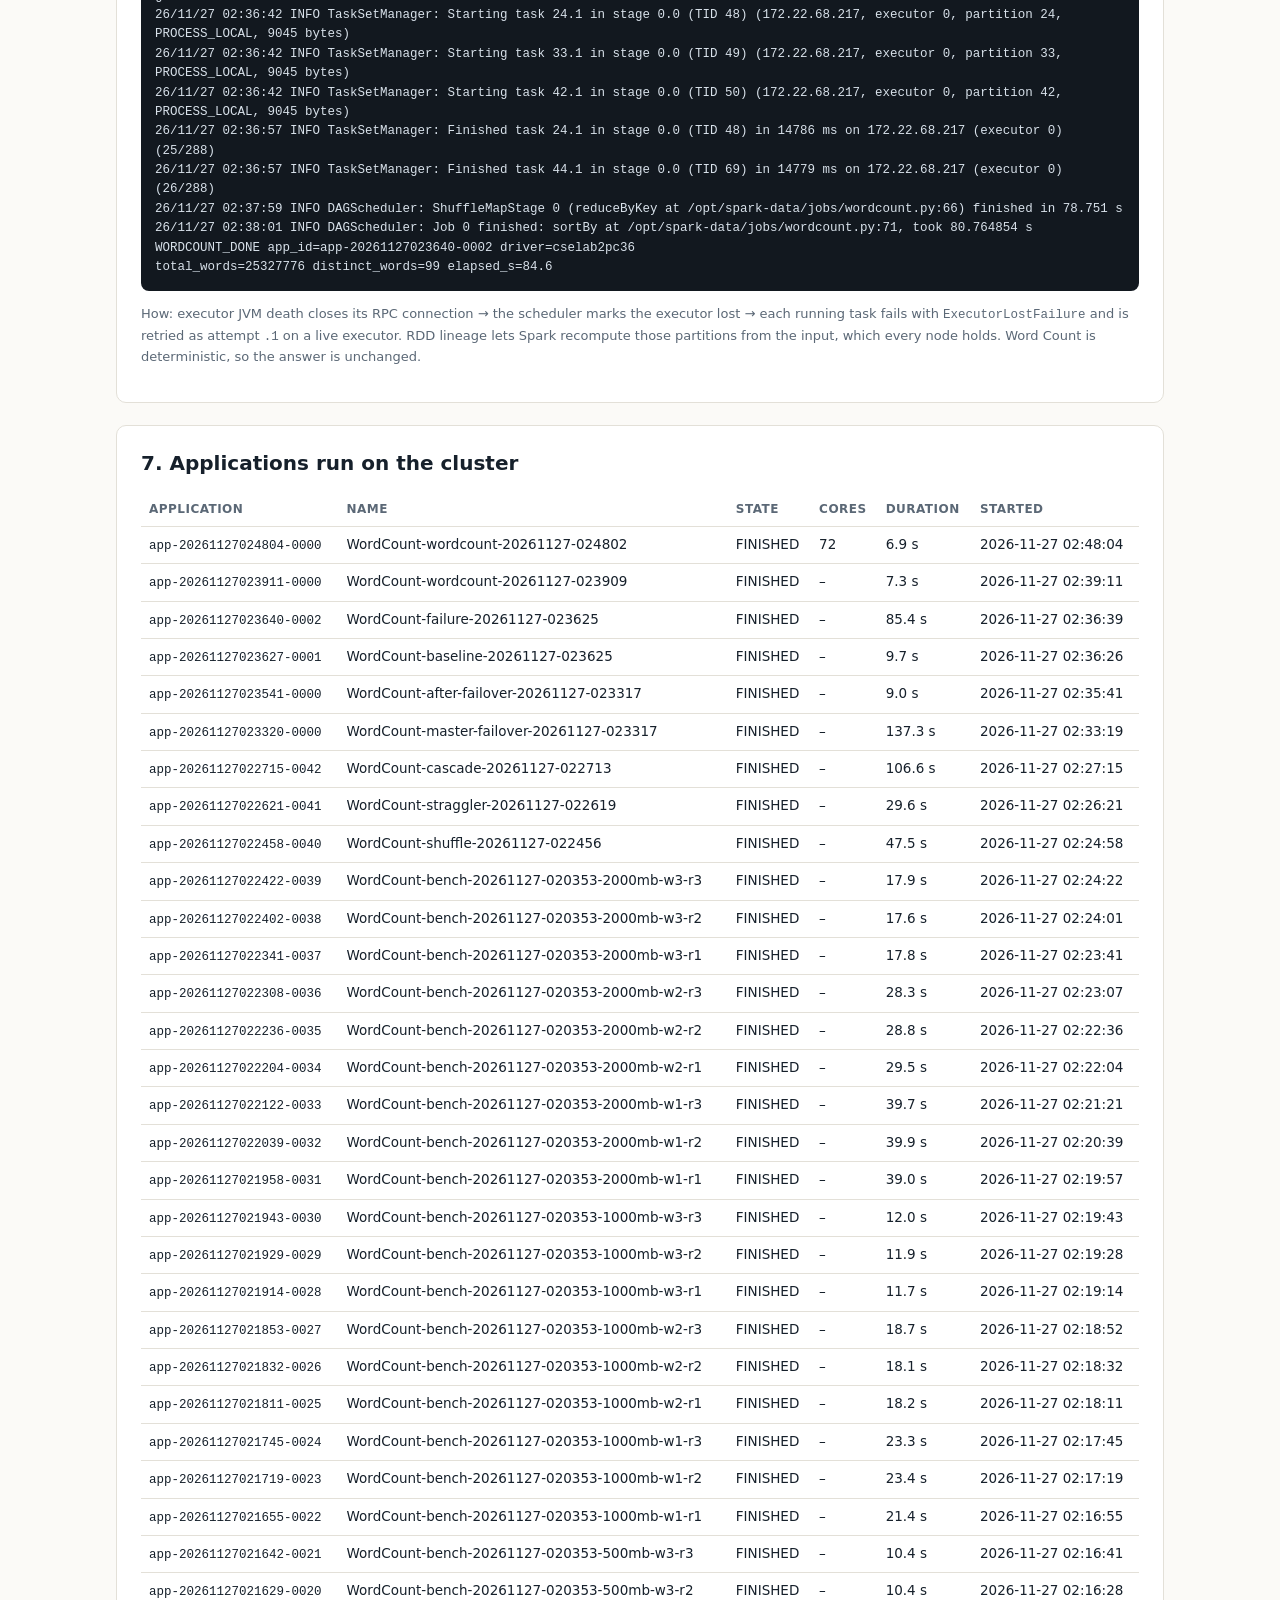
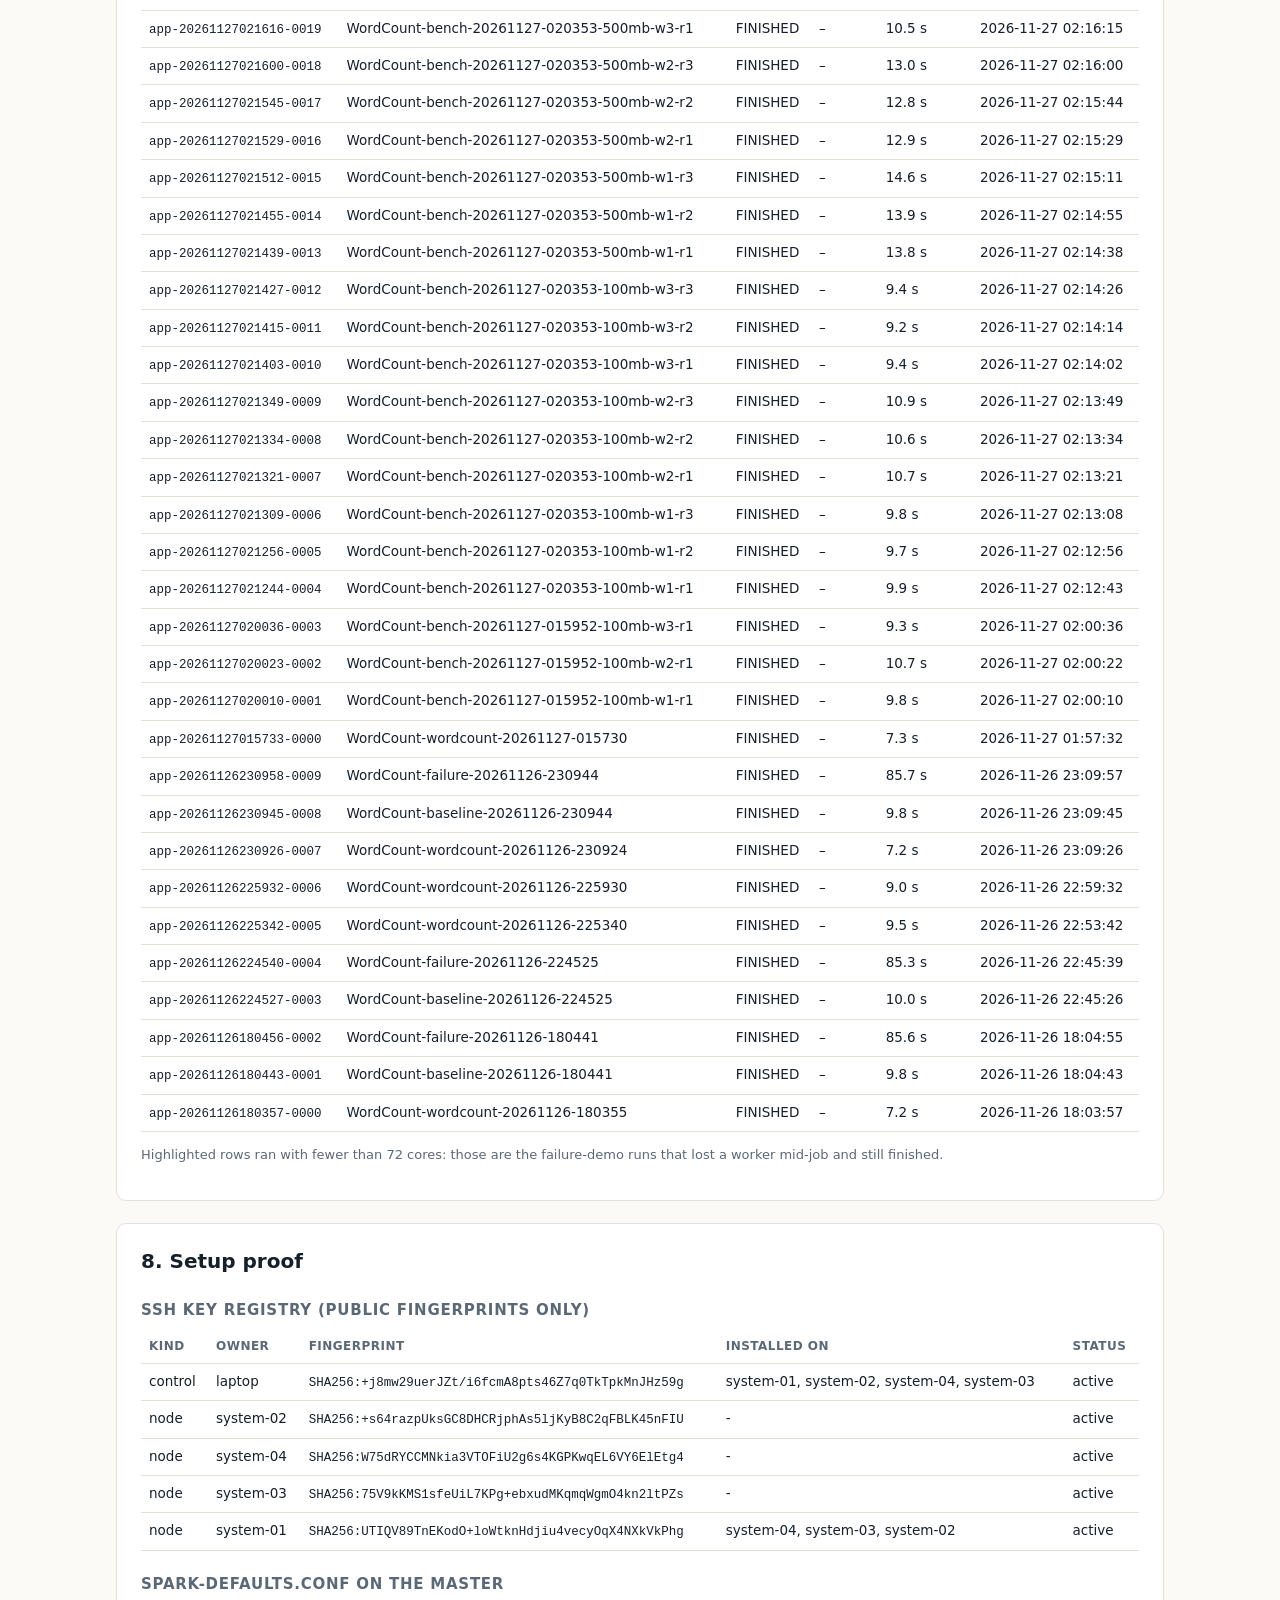
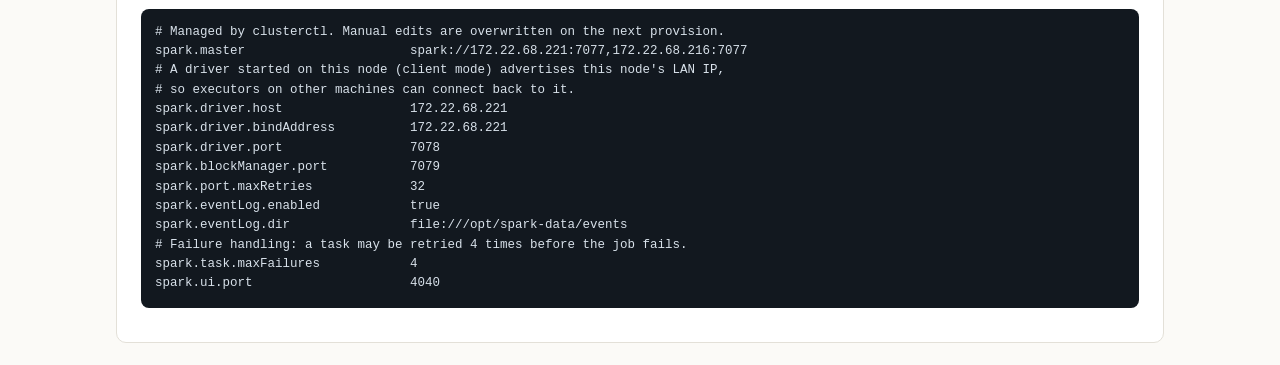
<file: docs/results/evidence-20261127-024853.html>
<!doctype html><html lang='en'><head><meta charset='utf-8'><meta name='viewport' content='width=device-width,initial-scale=1'><title>Spark Cluster Evidence</title><style>:root {
  --ink: #16202b; --muted: #5b6876; --paper: #fbfaf7; --panel: #ffffff; --line: #e3e0d8;
  --accent: #c2410c; --good: #15803d; --good-bg: #e8f5ec; --bad: #b91c1c; --bad-bg: #fdecec;
  --warn: #b45309; --warn-bg: #fff4e0; --bar: #1f4e79; --mono: ui-monospace, "Cascadia Code", Consolas, monospace;
}
* { box-sizing: border-box; }
body { margin: 0; background: var(--paper); color: var(--ink);
  font: 15px/1.55 "Segoe UI", system-ui, -apple-system, sans-serif; }
main { max-width: 1080px; margin: 0 auto; padding: 40px 16px 80px; }
header { border-bottom: 3px solid var(--ink); padding-bottom: 18px; margin-bottom: 28px; }
.kicker { margin: 0; color: var(--accent); font-weight: 700; letter-spacing: .08em; text-transform: uppercase; font-size: 12px; }
h1 { font-size: clamp(26px, 4vw, 40px); line-height: 1.1; margin: 6px 0 8px; letter-spacing: -.01em; }
.meta { margin: 0; color: var(--muted); }
section { background: var(--panel); border: 1px solid var(--line); border-radius: 10px; padding: 22px 24px; margin: 0 0 22px;
  break-inside: avoid; }
h2 { margin: 0 0 14px; font-size: 20px; }
h3 { margin: 22px 0 8px; font-size: 15px; color: var(--muted); text-transform: uppercase; letter-spacing: .05em; }
.chips { display: flex; flex-wrap: wrap; gap: 10px; margin: 8px 0 14px; }
.chip { flex: 1 1 150px; border: 1px solid var(--line); border-radius: 8px; padding: 10px 14px; background: var(--paper); }
.chip span { display: block; font-size: 12px; color: var(--muted); text-transform: uppercase; letter-spacing: .05em; }
.chip b { font-size: 24px; font-variant-numeric: tabular-nums; }
.chip.good { border-color: var(--good); background: var(--good-bg); }
.chip.good b { color: var(--good); }
.chip.bad { border-color: var(--bad); background: var(--bad-bg); }
.chip.bad b { color: var(--bad); }
.verdict { border-left: 5px solid var(--muted); padding: 10px 14px; margin: 12px 0; background: var(--paper); font-weight: 600; }
.verdict.good { border-color: var(--good); background: var(--good-bg); color: var(--good); }
.verdict.bad { border-color: var(--bad); background: var(--bad-bg); color: var(--bad); }
.lead { font-size: 17px; }
table { width: 100%; border-collapse: collapse; font-size: 13.5px; }
th, td { text-align: left; padding: 7px 8px; border-bottom: 1px solid var(--line); vertical-align: top; }
th { font-size: 12px; text-transform: uppercase; letter-spacing: .04em; color: var(--muted); }
tr.degraded td { background: var(--warn-bg); }
small { color: var(--muted); }
code, pre { font-family: var(--mono); font-size: 12.5px; }
pre { background: #12181f; color: #d8e1ea; padding: 14px; border-radius: 8px; overflow-x: auto; white-space: pre-wrap;
  word-break: break-word; }
.pill { display: inline-block; padding: 2px 10px; border-radius: 99px; font-weight: 700; font-size: 12px; }
.pill.good { background: var(--good-bg); color: var(--good); }
.pill.bad { background: var(--bad-bg); color: var(--bad); }
.note { color: var(--muted); font-size: 13px; }
.two { display: grid; grid-template-columns: 1fr 1fr; gap: 20px; }
.steps { list-style: none; padding: 0; margin: 0; border-left: 3px solid var(--good); }
.steps li { position: relative; padding: 6px 0 6px 18px; }
.steps li::before { content: ""; position: absolute; left: -8px; top: 12px; width: 13px; height: 13px; border-radius: 50%;
  background: var(--good); }
.steps li.kill::before { background: var(--warn); }
.steps li.kill { color: var(--warn); font-weight: 600; }
.steps li span { display: inline-block; width: 80px; color: var(--muted); font-family: var(--mono); font-size: 12.5px; }
svg { width: 100%; height: auto; display: block; }
svg rect.n-ctl { fill: #eef2f6; stroke: #94a3b8; }
svg rect.n-jump { fill: #f5f3ff; stroke: #8b5cf6; }
svg rect.n-master { fill: #fff1e6; stroke: var(--accent); stroke-width: 2; }
svg rect.n-worker { fill: var(--good-bg); stroke: var(--good); }
svg .t1 { font: 600 14px "Segoe UI", sans-serif; fill: var(--ink); }
svg .t2 { font: 12px ui-monospace, Consolas, monospace; fill: var(--muted); }
svg .l-ssh { stroke: #94a3b8; stroke-width: 2; stroke-dasharray: 6 4; }
svg .l-spark { stroke: var(--accent); stroke-width: 2; }
svg .bar { fill: var(--bar); }
svg .bl { font: 12.5px ui-monospace, Consolas, monospace; fill: var(--ink); }
svg .bv { font: 12px "Segoe UI", sans-serif; fill: var(--muted); }
svg.sc-chart { max-width: 760px; }
svg .sc-grid { stroke: var(--line); stroke-width: 1; }
svg .sc-tick { font: 12px ui-monospace, Consolas, monospace; fill: var(--muted); }
svg .sc-axis { font: 600 12px "Segoe UI", sans-serif; fill: var(--muted); }
svg .sc-legend { font: 12.5px "Segoe UI", sans-serif; fill: var(--ink); }
svg .sc-ideal { stroke: var(--muted); stroke-width: 1.5; stroke-dasharray: 6 5; fill: none; }
svg .sc-line { fill: none; stroke-width: 2.5; stroke-linejoin: round; }
svg .s0 { stroke: #1f4e79; fill: #1f4e79; } svg .s1 { stroke: #0e7490; fill: #0e7490; }
svg .s2 { stroke: #c2410c; fill: #c2410c; } svg .s3 { stroke: #7c3aed; fill: #7c3aed; }
svg .s4 { stroke: #15803d; fill: #15803d; } svg .s5 { stroke: #b45309; fill: #b45309; }
svg .sc-line.s0, svg .sc-line.s1, svg .sc-line.s2, svg .sc-line.s3, svg .sc-line.s4, svg .sc-line.s5 { fill: none; }
.sc-table td, .sc-table th { font-variant-numeric: tabular-nums; }
@media (max-width: 760px) { .two { grid-template-columns: 1fr; } section { padding: 16px; } table { display: block; overflow-x: auto; } }
@media print { body { background: #fff; } main { padding: 0; } section { border-color: #ccc; } pre { background: #f4f4f4; color: #111; } }
</style></head><body><main><header><p class='kicker'>IBD group project · Team 2</p><h1>Apache Spark cluster on 4 physical machines</h1><p class='meta'>Evidence generated live from the cluster at 2026-11-27 02:48:50 by <code>clusterctl evidence</code>.</p></header><section id='summary'><h2>1. Cluster status</h2><div class='chips'><div class='chip good'><span>Master</span><b>ALIVE</b></div><div class='chip good'><span>Workers alive</span><b>3/3</b></div><div class='chip good'><span>Cores</span><b>72</b></div><div class='chip good'><span>Memory</span><b>42.9 GB</b></div><div class='chip good'><span>Physical machines</span><b>4/4</b></div></div></section><section id='topology'><h2>2. Topology</h2><svg viewBox='0 0 900 330' role='img' aria-label='Cluster topology'><rect x='10' y='137' width='150' height='56' rx='8' class='n-ctl'/><text x='22' y='161' class='t1'>Laptop (control)</text><text x='22' y='180' class='t2'>clusterctl</text><rect x='190' y='137' width='160' height='56' rx='8' class='n-jump'/><text x='202' y='161' class='t1'>Jump host</text><text x='202' y='180' class='t2'>QWERTY-GPU-clg</text><line x1='160' y1='165' x2='190' y2='165' class='l-ssh'/><rect x='390' y='137' width='200' height='56' rx='8' class='n-master'/><text x='402' y='161' class='t1'>system-01 · MASTER</text><text x='402' y='180' class='t2'>172.22.68.221:7077 + driver</text><line x1='350' y1='165' x2='390' y2='165' class='l-ssh'/><rect x='640' y='30' width='240' height='56' rx='8' class='n-worker'/><text x='652' y='54' class='t1'>system-02 · worker</text><text x='652' y='73' class='t2'>172.22.68.216</text><line x1='590' y1='165' x2='640' y2='58' class='l-spark'/><rect x='640' y='110' width='240' height='56' rx='8' class='n-worker'/><text x='652' y='134' class='t1'>system-03 · worker</text><text x='652' y='153' class='t2'>172.22.68.217</text><line x1='590' y1='165' x2='640' y2='138' class='l-spark'/><rect x='640' y='190' width='240' height='56' rx='8' class='n-worker'/><text x='652' y='214' class='t1'>system-04 · worker</text><text x='652' y='233' class='t2'>172.22.68.218</text><line x1='590' y1='165' x2='640' y2='218' class='l-spark'/></svg></section><section id='nodes'><h2>3. Physical machines</h2><table><thead><tr><th>Node</th><th>IP / hostname</th><th>Hardware</th><th>CPU</th><th>RAM</th><th>Virtualization</th><th>OS</th><th>Java / Spark</th><th>Service</th></tr></thead><tbody><tr><td><b>system-01</b><br><small>master</small></td><td>172.22.68.221<br><small>cselab2pc36</small></td><td>HP HP Pro Tower 280 G9 E PCI Desktop PC</td><td>13th Gen Intel(R) Core(TM) i7-13700<br><small>24 cores</small></td><td>15.3 GB</td><td><span class='pill good'>none</span></td><td>Ubuntu 24.04.3 LTS<br><small>kernel 7.0.0-31-generic</small></td><td><small>openjdk version &quot;17.0.21.1&quot; 2026-11-17<br>Spark 3.5.10 (git revision 8ae0c67e04f) built for Hadoop 3.3.4</small></td><td><small>spark-master active since Fri 2026-11-27 02:39:35 IST (restarts 0, enabled); spark-history active since Fri 2026-11-27 02:39:35 IST (restarts 0, enabled)</small></td></tr><tr><td><b>system-02</b><br><small>worker</small></td><td>172.22.68.216<br><small>cselab4pc27</small></td><td>HP HP Pro Tower 280 G9 E PCI Desktop PC</td><td>13th Gen Intel(R) Core(TM) i7-13700<br><small>24 cores</small></td><td>15.3 GB</td><td><span class='pill good'>none</span></td><td>Ubuntu 24.04.5 LTS<br><small>kernel 7.0.0-42-generic</small></td><td><small>openjdk version &quot;17.0.21.1&quot; 2026-11-17<br>Spark 3.5.10 (git revision 8ae0c67e04f) built for Hadoop 3.3.4</small></td><td><small>zookeeper active since Fri 2026-11-27 02:39:47 IST (restarts 0, enabled); spark-master active since Fri 2026-11-27 02:39:47 IST (restarts 0, enabled); spark-worker active since Fri 2026-11-27 02:39:37 IST (restarts 0, enabled)</small></td></tr><tr><td><b>system-03</b><br><small>worker</small></td><td>172.22.68.217<br><small>cselab4pc34</small></td><td>HP HP Pro Tower 280 G9 E PCI Desktop PC</td><td>13th Gen Intel(R) Core(TM) i7-13700<br><small>24 cores</small></td><td>15.3 GB</td><td><span class='pill good'>none</span></td><td>Ubuntu 24.04.3 LTS<br><small>kernel 7.0.0-38-generic</small></td><td><small>openjdk version &quot;17.0.21.1&quot; 2026-11-17<br>Spark 3.5.10 (git revision 8ae0c67e04f) built for Hadoop 3.3.4</small></td><td><small>zookeeper active since Fri 2026-11-27 02:39:47 IST (restarts 0, enabled); spark-worker active since Fri 2026-11-27 02:39:38 IST (restarts 0, enabled)</small></td></tr><tr><td><b>system-04</b><br><small>worker</small></td><td>172.22.68.218<br><small>cselab4pc25</small></td><td>HP HP Pro Tower 280 G9 E PCI Desktop PC</td><td>13th Gen Intel(R) Core(TM) i7-13700<br><small>24 cores</small></td><td>15.3 GB</td><td><span class='pill good'>none</span></td><td>Ubuntu 24.04.5 LTS<br><small>kernel 7.0.0-42-generic</small></td><td><small>openjdk version &quot;17.0.21.1&quot; 2026-11-17<br>Spark 3.5.10 (git revision 8ae0c67e04f) built for Hadoop 3.3.4</small></td><td><small>zookeeper active since Fri 2026-11-27 02:39:47 IST (restarts 0, enabled); spark-worker active since Fri 2026-11-27 02:39:37 IST (restarts 0, enabled)</small></td></tr></tbody></table><p class='note'><code>systemd-detect-virt</code> prints <b>none</b> only on bare metal; a VM or container would report kvm, vmware, oracle, docker, etc. Hardware identity is read from DMI (<code>/sys/class/dmi/id</code>).</p></section><section id='wordcount'><h2>4. Word Count on the cluster</h2><p>Run <code>wordcount-20261127-024802</code> started 2026-11-27T02:48:03, Spark application <code>app-20261127024804-0000</code>, driver on <code>cselab2pc36</code>.</p><div class='chips'><div class='chip'><span>Total words</span><b>25,327,776</b></div><div class='chip'><span>Distinct words</span><b>99</b></div><div class='chip'><span>Partitions</span><b>72</b></div><div class='chip'><span>Executors</span><b>3</b></div><div class='chip'><span>Elapsed</span><b>6.6 s</b></div></div><div class='verdict good'>✓ Cluster output is byte-identical to a single-machine count (SHA-256 12af4f834e0941eb…)</div><h3>Top 20 words</h3><svg viewBox='0 0 760 446' role='img' aria-label='Top 20 words by count'><text x='82' y='17' class='bl' text-anchor='end'>the</text><rect x='90' y='3' width='560' height='16' rx='3' class='bar'/><text x='656' y='17' class='bv'>4,893,021</text><text x='82' y='39' class='bl' text-anchor='end'>of</text><rect x='90' y='25' width='280' height='16' rx='3' class='bar'/><text x='376' y='39' class='bv'>2,448,671</text><text x='82' y='61' class='bl' text-anchor='end'>and</text><rect x='90' y='47' width='186' height='16' rx='3' class='bar'/><text x='282' y='61' class='bv'>1,630,966</text><text x='82' y='83' class='bl' text-anchor='end'>to</text><rect x='90' y='69' width='139' height='16' rx='3' class='bar'/><text x='235' y='83' class='bv'>1,222,605</text><text x='82' y='105' class='bl' text-anchor='end'>in</text><rect x='90' y='91' width='111' height='16' rx='3' class='bar'/><text x='207' y='105' class='bv'>978,175</text><text x='82' y='127' class='bl' text-anchor='end'>a</text><rect x='90' y='113' width='93' height='16' rx='3' class='bar'/><text x='189' y='127' class='bv'>815,152</text><text x='82' y='149' class='bl' text-anchor='end'>is</text><rect x='90' y='135' width='79' height='16' rx='3' class='bar'/><text x='175' y='149' class='bv'>698,275</text><text x='82' y='171' class='bl' text-anchor='end'>that</text><rect x='90' y='157' width='69' height='16' rx='3' class='bar'/><text x='165' y='171' class='bv'>611,424</text><text x='82' y='193' class='bl' text-anchor='end'>for</text><rect x='90' y='179' width='62' height='16' rx='3' class='bar'/><text x='158' y='193' class='bv'>544,668</text><text x='82' y='215' class='bl' text-anchor='end'>it</text><rect x='90' y='201' width='56' height='16' rx='3' class='bar'/><text x='152' y='215' class='bv'>490,205</text><text x='82' y='237' class='bl' text-anchor='end'>as</text><rect x='90' y='223' width='50' height='16' rx='3' class='bar'/><text x='146' y='237' class='bv'>444,116</text><text x='82' y='259' class='bl' text-anchor='end'>was</text><rect x='90' y='245' width='46' height='16' rx='3' class='bar'/><text x='142' y='259' class='bv'>407,945</text><text x='82' y='281' class='bl' text-anchor='end'>with</text><rect x='90' y='267' width='43' height='16' rx='3' class='bar'/><text x='139' y='281' class='bv'>376,392</text><text x='82' y='303' class='bl' text-anchor='end'>be</text><rect x='90' y='289' width='39' height='16' rx='3' class='bar'/><text x='135' y='303' class='bv'>349,499</text><text x='82' y='325' class='bl' text-anchor='end'>by</text><rect x='90' y='311' width='37' height='16' rx='3' class='bar'/><text x='133' y='325' class='bv'>325,813</text><text x='82' y='347' class='bl' text-anchor='end'>on</text><rect x='90' y='333' width='35' height='16' rx='3' class='bar'/><text x='131' y='347' class='bv'>306,848</text><text x='82' y='369' class='bl' text-anchor='end'>not</text><rect x='90' y='355' width='32' height='16' rx='3' class='bar'/><text x='128' y='369' class='bv'>286,774</text><text x='82' y='391' class='bl' text-anchor='end'>he</text><rect x='90' y='377' width='31' height='16' rx='3' class='bar'/><text x='127' y='391' class='bv'>271,998</text><text x='82' y='413' class='bl' text-anchor='end'>i</text><rect x='90' y='399' width='29' height='16' rx='3' class='bar'/><text x='125' y='413' class='bv'>256,198</text><text x='82' y='435' class='bl' text-anchor='end'>this</text><rect x='90' y='421' width='27' height='16' rx='3' class='bar'/><text x='123' y='435' class='bv'>244,607</text></svg><div class='two'><div><h3>Executors (one per worker)</h3><table><thead><tr><th>Worker IP</th><th>Executor</th><th>Cores</th></tr></thead><tbody><tr><td>172.22.68.217</td><td>app-20261127024804-0000/0</td><td>24</td></tr><tr><td>172.22.68.216</td><td>app-20261127024804-0000/1</td><td>24</td></tr><tr><td>172.22.68.218</td><td>app-20261127024804-0000/2</td><td>24</td></tr></tbody></table></div><div><h3>Stages</h3><table><thead><tr><th>Stage</th><th>Operation</th><th>Time</th></tr></thead><tbody><tr><td>ShuffleMapStage 0</td><td>reduceByKey</td><td>2.966 s</td></tr><tr><td>ResultStage 1</td><td>sortBy</td><td>2.441 s</td></tr><tr><td>ResultStage 3</td><td>sortBy</td><td>0.332 s</td></tr><tr><td>ShuffleMapStage 5</td><td>sortBy</td><td>0.316 s</td></tr><tr><td>ResultStage 6</td><td>collect</td><td>0.265 s</td></tr></tbody></table></div></div></section><section id='scaling'><h2>5. Scaling benchmark</h2><p class='lead'>Largest input (2000 MB): 3 workers are 2.3× faster than 1 (76% efficiency); 100 MB barely speeds up (1.1×) because fixed start-up cost dominates the short job.</p><div class='verdict good'>✓ Every run matched the single-machine count</div><h3>Speedup vs workers</h3><svg viewBox='0 0 640 300' class='sc-chart' role='img' aria-label='Speedup versus number of workers, one line per input size'><line x1='52' y1='254.0' x2='620' y2='254.0' class='sc-grid'/><text x='44' y='258.0' class='sc-tick' text-anchor='end'>0×</text><line x1='52' y1='175.3' x2='620' y2='175.3' class='sc-grid'/><text x='44' y='179.3' class='sc-tick' text-anchor='end'>1×</text><line x1='52' y1='96.7' x2='620' y2='96.7' class='sc-grid'/><text x='44' y='100.7' class='sc-tick' text-anchor='end'>2×</text><line x1='52' y1='18.0' x2='620' y2='18.0' class='sc-grid'/><text x='44' y='22.0' class='sc-tick' text-anchor='end'>3×</text><text x='52.0' y='272' class='sc-tick' text-anchor='middle'>1</text><text x='336.0' y='272' class='sc-tick' text-anchor='middle'>2</text><text x='620.0' y='272' class='sc-tick' text-anchor='middle'>3</text><text x='336.0' y='294' class='sc-axis' text-anchor='middle'>workers</text><text x='14' y='136.0' class='sc-axis' text-anchor='middle' transform='rotate(-90 14 136.0)'>speedup vs 1 worker</text><line x1='52.0' y1='175.3' x2='620.0' y2='18.0' class='sc-ideal'/><polyline points='52.0,175.3 336.0,182.4 620.0,171.4' class='sc-line s0'/><circle cx='52.0' cy='175.3' r='3.5' class='sc-dot s0'><title>100 MB, 1 workers: 1.00×</title></circle><circle cx='336.0' cy='182.4' r='3.5' class='sc-dot s0'><title>100 MB, 2 workers: 0.91×</title></circle><circle cx='620.0' cy='171.4' r='3.5' class='sc-dot s0'><title>100 MB, 3 workers: 1.05×</title></circle><polyline points='52.0,175.3 336.0,169.0 620.0,147.0' class='sc-line s1'/><circle cx='52.0' cy='175.3' r='3.5' class='sc-dot s1'><title>500 MB, 1 workers: 1.00×</title></circle><circle cx='336.0' cy='169.0' r='3.5' class='sc-dot s1'><title>500 MB, 2 workers: 1.08×</title></circle><circle cx='620.0' cy='147.0' r='3.5' class='sc-dot s1'><title>500 MB, 3 workers: 1.36×</title></circle><polyline points='52.0,175.3 336.0,152.5 620.0,94.3' class='sc-line s2'/><circle cx='52.0' cy='175.3' r='3.5' class='sc-dot s2'><title>1000 MB, 1 workers: 1.00×</title></circle><circle cx='336.0' cy='152.5' r='3.5' class='sc-dot s2'><title>1000 MB, 2 workers: 1.29×</title></circle><circle cx='620.0' cy='94.3' r='3.5' class='sc-dot s2'><title>1000 MB, 3 workers: 2.03×</title></circle><polyline points='52.0,175.3 336.0,144.7 620.0,74.6' class='sc-line s3'/><circle cx='52.0' cy='175.3' r='3.5' class='sc-dot s3'><title>2000 MB, 1 workers: 1.00×</title></circle><circle cx='336.0' cy='144.7' r='3.5' class='sc-dot s3'><title>2000 MB, 2 workers: 1.39×</title></circle><circle cx='620.0' cy='74.6' r='3.5' class='sc-dot s3'><title>2000 MB, 3 workers: 2.28×</title></circle><line x1='64' y1='30' x2='86' y2='30' class='sc-line s0'/><text x='92' y='34' class='sc-legend'>100 MB</text><line x1='64' y1='48' x2='86' y2='48' class='sc-line s1'/><text x='92' y='52' class='sc-legend'>500 MB</text><line x1='64' y1='66' x2='86' y2='66' class='sc-line s2'/><text x='92' y='70' class='sc-legend'>1000 MB</text><line x1='64' y1='84' x2='86' y2='84' class='sc-line s3'/><text x='92' y='88' class='sc-legend'>2000 MB</text><line x1='64' y1='102' x2='86' y2='102' class='sc-ideal'/><text x='92' y='106' class='sc-legend'>ideal (linear)</text></svg><h3>Median time · speedup · efficiency · throughput</h3><table class='sc-table'><thead><tr><th>Input</th><th>1 worker</th><th>2 workers</th><th>3 workers</th></tr></thead><tbody><tr><td><b>100 MB</b></td><td><b>9.1 s</b><br><small>1.00× · 100% · 11.0 MB/s</small></td><td><b>10.0 s</b><br><small>0.91× · 45% · 10.0 MB/s</small></td><td><b>8.7 s</b><br><small>1.05× · 35% · 11.5 MB/s</small></td></tr><tr><td><b>500 MB</b></td><td><b>13.2 s</b><br><small>1.00× · 100% · 37.9 MB/s</small></td><td><b>12.2 s</b><br><small>1.08× · 54% · 41.0 MB/s</small></td><td><b>9.7 s</b><br><small>1.36× · 45% · 51.5 MB/s</small></td></tr><tr><td><b>1000 MB</b></td><td><b>22.5 s</b><br><small>1.00× · 100% · 44.4 MB/s</small></td><td><b>17.5 s</b><br><small>1.29× · 64% · 57.1 MB/s</small></td><td><b>11.1 s</b><br><small>2.03× · 68% · 90.1 MB/s</small></td></tr><tr><td><b>2000 MB</b></td><td><b>39.0 s</b><br><small>1.00× · 100% · 51.3 MB/s</small></td><td><b>28.1 s</b><br><small>1.39× · 69% · 71.2 MB/s</small></td><td><b>17.1 s</b><br><small>2.28× · 76% · 117.0 MB/s</small></td></tr></tbody></table><p class='note'>Run 20261127-020353: 3 repeat(s) per cell (median shown), 24 cores per worker. Speedup = time on 1 worker ÷ time on k workers; efficiency = speedup ÷ k. Small inputs scale poorly because Spark's fixed start-up cost (JVMs, scheduling) is a large share of a short job.</p></section><section id='recovery'><h2>6. Failure recovery</h2><p class='lead'>Worker <b>system-02 (172.22.68.216)</b> was killed while running tasks. Spark lost <b>24</b> tasks, re-ran <b>24</b> of them on the surviving workers, and the job finished.</p><div class='verdict good'>✓ Result with the failure is identical to the clean baseline (SHA-256 12af4f834e0941eb… = 12af4f834e0941eb…)</div><h3>Timeline (demo 20261127-023625)</h3><ol class='steps'><li class=''><span>+0.6 s</span>baseline: clean run on 3 workers / 72 cores</li><li class=''><span>+13.8 s</span>job started (pid 52043, 288 partitions, 12000 ms/partition)</li><li class='kill'><span>+16.7 s</span>tasks running on system-02; injecting failure</li><li class='kill'><span>+17.4 s</span>stopped spark-worker (worker JVM + its executors) on system-02 (172.22.68.216)</li><li class=''><span>+20.8 s</span>master reports system-02 no longer ALIVE; job continues on survivors</li><li class=''><span>+103.5 s</span>job finished despite the failure</li><li class=''><span>+103.5 s</span>result identical to baseline: True</li><li class=''><span>+103.8 s</span>restarted spark-worker on system-02</li><li class=''><span>+107.7 s</span>system-02 re-registered with the master</li></ol><h3>Driver log: detection and recovery</h3><pre>26/11/27 02:36:41 ERROR TaskSchedulerImpl: Lost executor 1 on 172.22.68.216: Command exited with code 143
26/11/27 02:36:41 WARN TaskSetManager: Lost task 41.0 in stage 0.0 (TID 41) (172.22.68.216 executor 1): ExecutorLostFailure (executor 1 exited caused by one of the running tasks) Reason: Command exited with code 143
26/11/27 02:36:41 WARN TaskSetManager: Lost task 32.0 in stage 0.0 (TID 32) (172.22.68.216 executor 1): ExecutorLostFailure (executor 1 exited caused by one of the running tasks) Reason: Command exited with code 143
26/11/27 02:36:41 INFO DAGScheduler: Executor lost: 1 (epoch 0)
26/11/27 02:36:42 INFO StandaloneAppClient$ClientEndpoint: Executor updated: app-20261127023640-0002/3 is now LOST (worker lost: 172.22.68.216:45721 got disassociated)
26/11/27 02:36:42 INFO StandaloneSchedulerBackend: Executor app-20261127023640-0002/3 removed: worker lost: 172.22.68.216:45721 got disassociated
26/11/27 02:36:42 INFO TaskSetManager: Starting task 24.1 in stage 0.0 (TID 48) (172.22.68.217, executor 0, partition 24, PROCESS_LOCAL, 9045 bytes)
26/11/27 02:36:42 INFO TaskSetManager: Starting task 33.1 in stage 0.0 (TID 49) (172.22.68.217, executor 0, partition 33, PROCESS_LOCAL, 9045 bytes)
26/11/27 02:36:42 INFO TaskSetManager: Starting task 42.1 in stage 0.0 (TID 50) (172.22.68.217, executor 0, partition 42, PROCESS_LOCAL, 9045 bytes)
26/11/27 02:36:57 INFO TaskSetManager: Finished task 24.1 in stage 0.0 (TID 48) in 14786 ms on 172.22.68.217 (executor 0) (25/288)
26/11/27 02:36:57 INFO TaskSetManager: Finished task 44.1 in stage 0.0 (TID 69) in 14779 ms on 172.22.68.217 (executor 0) (26/288)
26/11/27 02:37:59 INFO DAGScheduler: ShuffleMapStage 0 (reduceByKey at /opt/spark-data/jobs/wordcount.py:66) finished in 78.751 s
26/11/27 02:38:01 INFO DAGScheduler: Job 0 finished: sortBy at /opt/spark-data/jobs/wordcount.py:71, took 80.764854 s
WORDCOUNT_DONE app_id=app-20261127023640-0002 driver=cselab2pc36
total_words=25327776 distinct_words=99 elapsed_s=84.6</pre><p class='note'>How: executor JVM death closes its RPC connection → the scheduler marks the executor lost → each running task fails with <code>ExecutorLostFailure</code> and is retried as attempt <code>.1</code> on a live executor. RDD lineage lets Spark recompute those partitions from the input, which every node holds. Word Count is deterministic, so the answer is unchanged.</p></section><section id='history'><h2>7. Applications run on the cluster</h2><table><thead><tr><th>Application</th><th>Name</th><th>State</th><th>Cores</th><th>Duration</th><th>Started</th></tr></thead><tbody><tr class=''><td><code>app-20261127024804-0000</code></td><td>WordCount-wordcount-20261127-024802</td><td>FINISHED</td><td>72</td><td>6.9 s</td><td>2026-11-27 02:48:04</td></tr><tr class=''><td><code>app-20261127023911-0000</code></td><td>WordCount-wordcount-20261127-023909</td><td>FINISHED</td><td>–</td><td>7.3 s</td><td>2026-11-27 02:39:11</td></tr><tr class=''><td><code>app-20261127023640-0002</code></td><td>WordCount-failure-20261127-023625</td><td>FINISHED</td><td>–</td><td>85.4 s</td><td>2026-11-27 02:36:39</td></tr><tr class=''><td><code>app-20261127023627-0001</code></td><td>WordCount-baseline-20261127-023625</td><td>FINISHED</td><td>–</td><td>9.7 s</td><td>2026-11-27 02:36:26</td></tr><tr class=''><td><code>app-20261127023541-0000</code></td><td>WordCount-after-failover-20261127-023317</td><td>FINISHED</td><td>–</td><td>9.0 s</td><td>2026-11-27 02:35:41</td></tr><tr class=''><td><code>app-20261127023320-0000</code></td><td>WordCount-master-failover-20261127-023317</td><td>FINISHED</td><td>–</td><td>137.3 s</td><td>2026-11-27 02:33:19</td></tr><tr class=''><td><code>app-20261127022715-0042</code></td><td>WordCount-cascade-20261127-022713</td><td>FINISHED</td><td>–</td><td>106.6 s</td><td>2026-11-27 02:27:15</td></tr><tr class=''><td><code>app-20261127022621-0041</code></td><td>WordCount-straggler-20261127-022619</td><td>FINISHED</td><td>–</td><td>29.6 s</td><td>2026-11-27 02:26:21</td></tr><tr class=''><td><code>app-20261127022458-0040</code></td><td>WordCount-shuffle-20261127-022456</td><td>FINISHED</td><td>–</td><td>47.5 s</td><td>2026-11-27 02:24:58</td></tr><tr class=''><td><code>app-20261127022422-0039</code></td><td>WordCount-bench-20261127-020353-2000mb-w3-r3</td><td>FINISHED</td><td>–</td><td>17.9 s</td><td>2026-11-27 02:24:22</td></tr><tr class=''><td><code>app-20261127022402-0038</code></td><td>WordCount-bench-20261127-020353-2000mb-w3-r2</td><td>FINISHED</td><td>–</td><td>17.6 s</td><td>2026-11-27 02:24:01</td></tr><tr class=''><td><code>app-20261127022341-0037</code></td><td>WordCount-bench-20261127-020353-2000mb-w3-r1</td><td>FINISHED</td><td>–</td><td>17.8 s</td><td>2026-11-27 02:23:41</td></tr><tr class=''><td><code>app-20261127022308-0036</code></td><td>WordCount-bench-20261127-020353-2000mb-w2-r3</td><td>FINISHED</td><td>–</td><td>28.3 s</td><td>2026-11-27 02:23:07</td></tr><tr class=''><td><code>app-20261127022236-0035</code></td><td>WordCount-bench-20261127-020353-2000mb-w2-r2</td><td>FINISHED</td><td>–</td><td>28.8 s</td><td>2026-11-27 02:22:36</td></tr><tr class=''><td><code>app-20261127022204-0034</code></td><td>WordCount-bench-20261127-020353-2000mb-w2-r1</td><td>FINISHED</td><td>–</td><td>29.5 s</td><td>2026-11-27 02:22:04</td></tr><tr class=''><td><code>app-20261127022122-0033</code></td><td>WordCount-bench-20261127-020353-2000mb-w1-r3</td><td>FINISHED</td><td>–</td><td>39.7 s</td><td>2026-11-27 02:21:21</td></tr><tr class=''><td><code>app-20261127022039-0032</code></td><td>WordCount-bench-20261127-020353-2000mb-w1-r2</td><td>FINISHED</td><td>–</td><td>39.9 s</td><td>2026-11-27 02:20:39</td></tr><tr class=''><td><code>app-20261127021958-0031</code></td><td>WordCount-bench-20261127-020353-2000mb-w1-r1</td><td>FINISHED</td><td>–</td><td>39.0 s</td><td>2026-11-27 02:19:57</td></tr><tr class=''><td><code>app-20261127021943-0030</code></td><td>WordCount-bench-20261127-020353-1000mb-w3-r3</td><td>FINISHED</td><td>–</td><td>12.0 s</td><td>2026-11-27 02:19:43</td></tr><tr class=''><td><code>app-20261127021929-0029</code></td><td>WordCount-bench-20261127-020353-1000mb-w3-r2</td><td>FINISHED</td><td>–</td><td>11.9 s</td><td>2026-11-27 02:19:28</td></tr><tr class=''><td><code>app-20261127021914-0028</code></td><td>WordCount-bench-20261127-020353-1000mb-w3-r1</td><td>FINISHED</td><td>–</td><td>11.7 s</td><td>2026-11-27 02:19:14</td></tr><tr class=''><td><code>app-20261127021853-0027</code></td><td>WordCount-bench-20261127-020353-1000mb-w2-r3</td><td>FINISHED</td><td>–</td><td>18.7 s</td><td>2026-11-27 02:18:52</td></tr><tr class=''><td><code>app-20261127021832-0026</code></td><td>WordCount-bench-20261127-020353-1000mb-w2-r2</td><td>FINISHED</td><td>–</td><td>18.1 s</td><td>2026-11-27 02:18:32</td></tr><tr class=''><td><code>app-20261127021811-0025</code></td><td>WordCount-bench-20261127-020353-1000mb-w2-r1</td><td>FINISHED</td><td>–</td><td>18.2 s</td><td>2026-11-27 02:18:11</td></tr><tr class=''><td><code>app-20261127021745-0024</code></td><td>WordCount-bench-20261127-020353-1000mb-w1-r3</td><td>FINISHED</td><td>–</td><td>23.3 s</td><td>2026-11-27 02:17:45</td></tr><tr class=''><td><code>app-20261127021719-0023</code></td><td>WordCount-bench-20261127-020353-1000mb-w1-r2</td><td>FINISHED</td><td>–</td><td>23.4 s</td><td>2026-11-27 02:17:19</td></tr><tr class=''><td><code>app-20261127021655-0022</code></td><td>WordCount-bench-20261127-020353-1000mb-w1-r1</td><td>FINISHED</td><td>–</td><td>21.4 s</td><td>2026-11-27 02:16:55</td></tr><tr class=''><td><code>app-20261127021642-0021</code></td><td>WordCount-bench-20261127-020353-500mb-w3-r3</td><td>FINISHED</td><td>–</td><td>10.4 s</td><td>2026-11-27 02:16:41</td></tr><tr class=''><td><code>app-20261127021629-0020</code></td><td>WordCount-bench-20261127-020353-500mb-w3-r2</td><td>FINISHED</td><td>–</td><td>10.4 s</td><td>2026-11-27 02:16:28</td></tr><tr class=''><td><code>app-20261127021616-0019</code></td><td>WordCount-bench-20261127-020353-500mb-w3-r1</td><td>FINISHED</td><td>–</td><td>10.5 s</td><td>2026-11-27 02:16:15</td></tr><tr class=''><td><code>app-20261127021600-0018</code></td><td>WordCount-bench-20261127-020353-500mb-w2-r3</td><td>FINISHED</td><td>–</td><td>13.0 s</td><td>2026-11-27 02:16:00</td></tr><tr class=''><td><code>app-20261127021545-0017</code></td><td>WordCount-bench-20261127-020353-500mb-w2-r2</td><td>FINISHED</td><td>–</td><td>12.8 s</td><td>2026-11-27 02:15:44</td></tr><tr class=''><td><code>app-20261127021529-0016</code></td><td>WordCount-bench-20261127-020353-500mb-w2-r1</td><td>FINISHED</td><td>–</td><td>12.9 s</td><td>2026-11-27 02:15:29</td></tr><tr class=''><td><code>app-20261127021512-0015</code></td><td>WordCount-bench-20261127-020353-500mb-w1-r3</td><td>FINISHED</td><td>–</td><td>14.6 s</td><td>2026-11-27 02:15:11</td></tr><tr class=''><td><code>app-20261127021455-0014</code></td><td>WordCount-bench-20261127-020353-500mb-w1-r2</td><td>FINISHED</td><td>–</td><td>13.9 s</td><td>2026-11-27 02:14:55</td></tr><tr class=''><td><code>app-20261127021439-0013</code></td><td>WordCount-bench-20261127-020353-500mb-w1-r1</td><td>FINISHED</td><td>–</td><td>13.8 s</td><td>2026-11-27 02:14:38</td></tr><tr class=''><td><code>app-20261127021427-0012</code></td><td>WordCount-bench-20261127-020353-100mb-w3-r3</td><td>FINISHED</td><td>–</td><td>9.4 s</td><td>2026-11-27 02:14:26</td></tr><tr class=''><td><code>app-20261127021415-0011</code></td><td>WordCount-bench-20261127-020353-100mb-w3-r2</td><td>FINISHED</td><td>–</td><td>9.2 s</td><td>2026-11-27 02:14:14</td></tr><tr class=''><td><code>app-20261127021403-0010</code></td><td>WordCount-bench-20261127-020353-100mb-w3-r1</td><td>FINISHED</td><td>–</td><td>9.4 s</td><td>2026-11-27 02:14:02</td></tr><tr class=''><td><code>app-20261127021349-0009</code></td><td>WordCount-bench-20261127-020353-100mb-w2-r3</td><td>FINISHED</td><td>–</td><td>10.9 s</td><td>2026-11-27 02:13:49</td></tr><tr class=''><td><code>app-20261127021334-0008</code></td><td>WordCount-bench-20261127-020353-100mb-w2-r2</td><td>FINISHED</td><td>–</td><td>10.6 s</td><td>2026-11-27 02:13:34</td></tr><tr class=''><td><code>app-20261127021321-0007</code></td><td>WordCount-bench-20261127-020353-100mb-w2-r1</td><td>FINISHED</td><td>–</td><td>10.7 s</td><td>2026-11-27 02:13:21</td></tr><tr class=''><td><code>app-20261127021309-0006</code></td><td>WordCount-bench-20261127-020353-100mb-w1-r3</td><td>FINISHED</td><td>–</td><td>9.8 s</td><td>2026-11-27 02:13:08</td></tr><tr class=''><td><code>app-20261127021256-0005</code></td><td>WordCount-bench-20261127-020353-100mb-w1-r2</td><td>FINISHED</td><td>–</td><td>9.7 s</td><td>2026-11-27 02:12:56</td></tr><tr class=''><td><code>app-20261127021244-0004</code></td><td>WordCount-bench-20261127-020353-100mb-w1-r1</td><td>FINISHED</td><td>–</td><td>9.9 s</td><td>2026-11-27 02:12:43</td></tr><tr class=''><td><code>app-20261127020036-0003</code></td><td>WordCount-bench-20261127-015952-100mb-w3-r1</td><td>FINISHED</td><td>–</td><td>9.3 s</td><td>2026-11-27 02:00:36</td></tr><tr class=''><td><code>app-20261127020023-0002</code></td><td>WordCount-bench-20261127-015952-100mb-w2-r1</td><td>FINISHED</td><td>–</td><td>10.7 s</td><td>2026-11-27 02:00:22</td></tr><tr class=''><td><code>app-20261127020010-0001</code></td><td>WordCount-bench-20261127-015952-100mb-w1-r1</td><td>FINISHED</td><td>–</td><td>9.8 s</td><td>2026-11-27 02:00:10</td></tr><tr class=''><td><code>app-20261127015733-0000</code></td><td>WordCount-wordcount-20261127-015730</td><td>FINISHED</td><td>–</td><td>7.3 s</td><td>2026-11-27 01:57:32</td></tr><tr class=''><td><code>app-20261126230958-0009</code></td><td>WordCount-failure-20261126-230944</td><td>FINISHED</td><td>–</td><td>85.7 s</td><td>2026-11-26 23:09:57</td></tr><tr class=''><td><code>app-20261126230945-0008</code></td><td>WordCount-baseline-20261126-230944</td><td>FINISHED</td><td>–</td><td>9.8 s</td><td>2026-11-26 23:09:45</td></tr><tr class=''><td><code>app-20261126230926-0007</code></td><td>WordCount-wordcount-20261126-230924</td><td>FINISHED</td><td>–</td><td>7.2 s</td><td>2026-11-26 23:09:26</td></tr><tr class=''><td><code>app-20261126225932-0006</code></td><td>WordCount-wordcount-20261126-225930</td><td>FINISHED</td><td>–</td><td>9.0 s</td><td>2026-11-26 22:59:32</td></tr><tr class=''><td><code>app-20261126225342-0005</code></td><td>WordCount-wordcount-20261126-225340</td><td>FINISHED</td><td>–</td><td>9.5 s</td><td>2026-11-26 22:53:42</td></tr><tr class=''><td><code>app-20261126224540-0004</code></td><td>WordCount-failure-20261126-224525</td><td>FINISHED</td><td>–</td><td>85.3 s</td><td>2026-11-26 22:45:39</td></tr><tr class=''><td><code>app-20261126224527-0003</code></td><td>WordCount-baseline-20261126-224525</td><td>FINISHED</td><td>–</td><td>10.0 s</td><td>2026-11-26 22:45:26</td></tr><tr class=''><td><code>app-20261126180456-0002</code></td><td>WordCount-failure-20261126-180441</td><td>FINISHED</td><td>–</td><td>85.6 s</td><td>2026-11-26 18:04:55</td></tr><tr class=''><td><code>app-20261126180443-0001</code></td><td>WordCount-baseline-20261126-180441</td><td>FINISHED</td><td>–</td><td>9.8 s</td><td>2026-11-26 18:04:43</td></tr><tr class=''><td><code>app-20261126180357-0000</code></td><td>WordCount-wordcount-20261126-180355</td><td>FINISHED</td><td>–</td><td>7.2 s</td><td>2026-11-26 18:03:57</td></tr></tbody></table><p class='note'>Highlighted rows ran with fewer than 72 cores: those are the failure-demo runs that lost a worker mid-job and still finished.</p></section><section id='setup'><h2>8. Setup proof</h2><h3>SSH key registry (public fingerprints only)</h3><table><thead><tr><th>Kind</th><th>Owner</th><th>Fingerprint</th><th>Installed on</th><th>Status</th></tr></thead><tbody><tr><td>control</td><td>laptop</td><td><code>SHA256:+j8mw29uerJZt/i6fcmA8pts46Z7q0TkTpkMnJHz59g</code></td><td>system-01, system-02, system-04, system-03</td><td>active</td></tr><tr><td>node</td><td>system-02</td><td><code>SHA256:+s64razpUksGC8DHCRjphAs5ljKyB8C2qFBLK45nFIU</code></td><td>-</td><td>active</td></tr><tr><td>node</td><td>system-04</td><td><code>SHA256:W75dRYCCMNkia3VTOFiU2g6s4KGPKwqEL6VY6ElEtg4</code></td><td>-</td><td>active</td></tr><tr><td>node</td><td>system-03</td><td><code>SHA256:75V9kKMS1sfeUiL7KPg+ebxudMKqmqWgmO4kn2ltPZs</code></td><td>-</td><td>active</td></tr><tr><td>node</td><td>system-01</td><td><code>SHA256:UTIQV89TnEKodO+loWtknHdjiu4vecyOqX4NXkVkPhg</code></td><td>system-04, system-03, system-02</td><td>active</td></tr></tbody></table><h3>spark-defaults.conf on the master</h3><pre># Managed by clusterctl. Manual edits are overwritten on the next provision.
spark.master                      spark://172.22.68.221:7077,172.22.68.216:7077
# A driver started on this node (client mode) advertises this node&#x27;s LAN IP,
# so executors on other machines can connect back to it.
spark.driver.host                 172.22.68.221
spark.driver.bindAddress          172.22.68.221
spark.driver.port                 7078
spark.blockManager.port           7079
spark.port.maxRetries             32
spark.eventLog.enabled            true
spark.eventLog.dir                file:///opt/spark-data/events
# Failure handling: a task may be retried 4 times before the job fails.
spark.task.maxFailures            4
spark.ui.port                     4040
</pre></section></main></body></html>
</file>
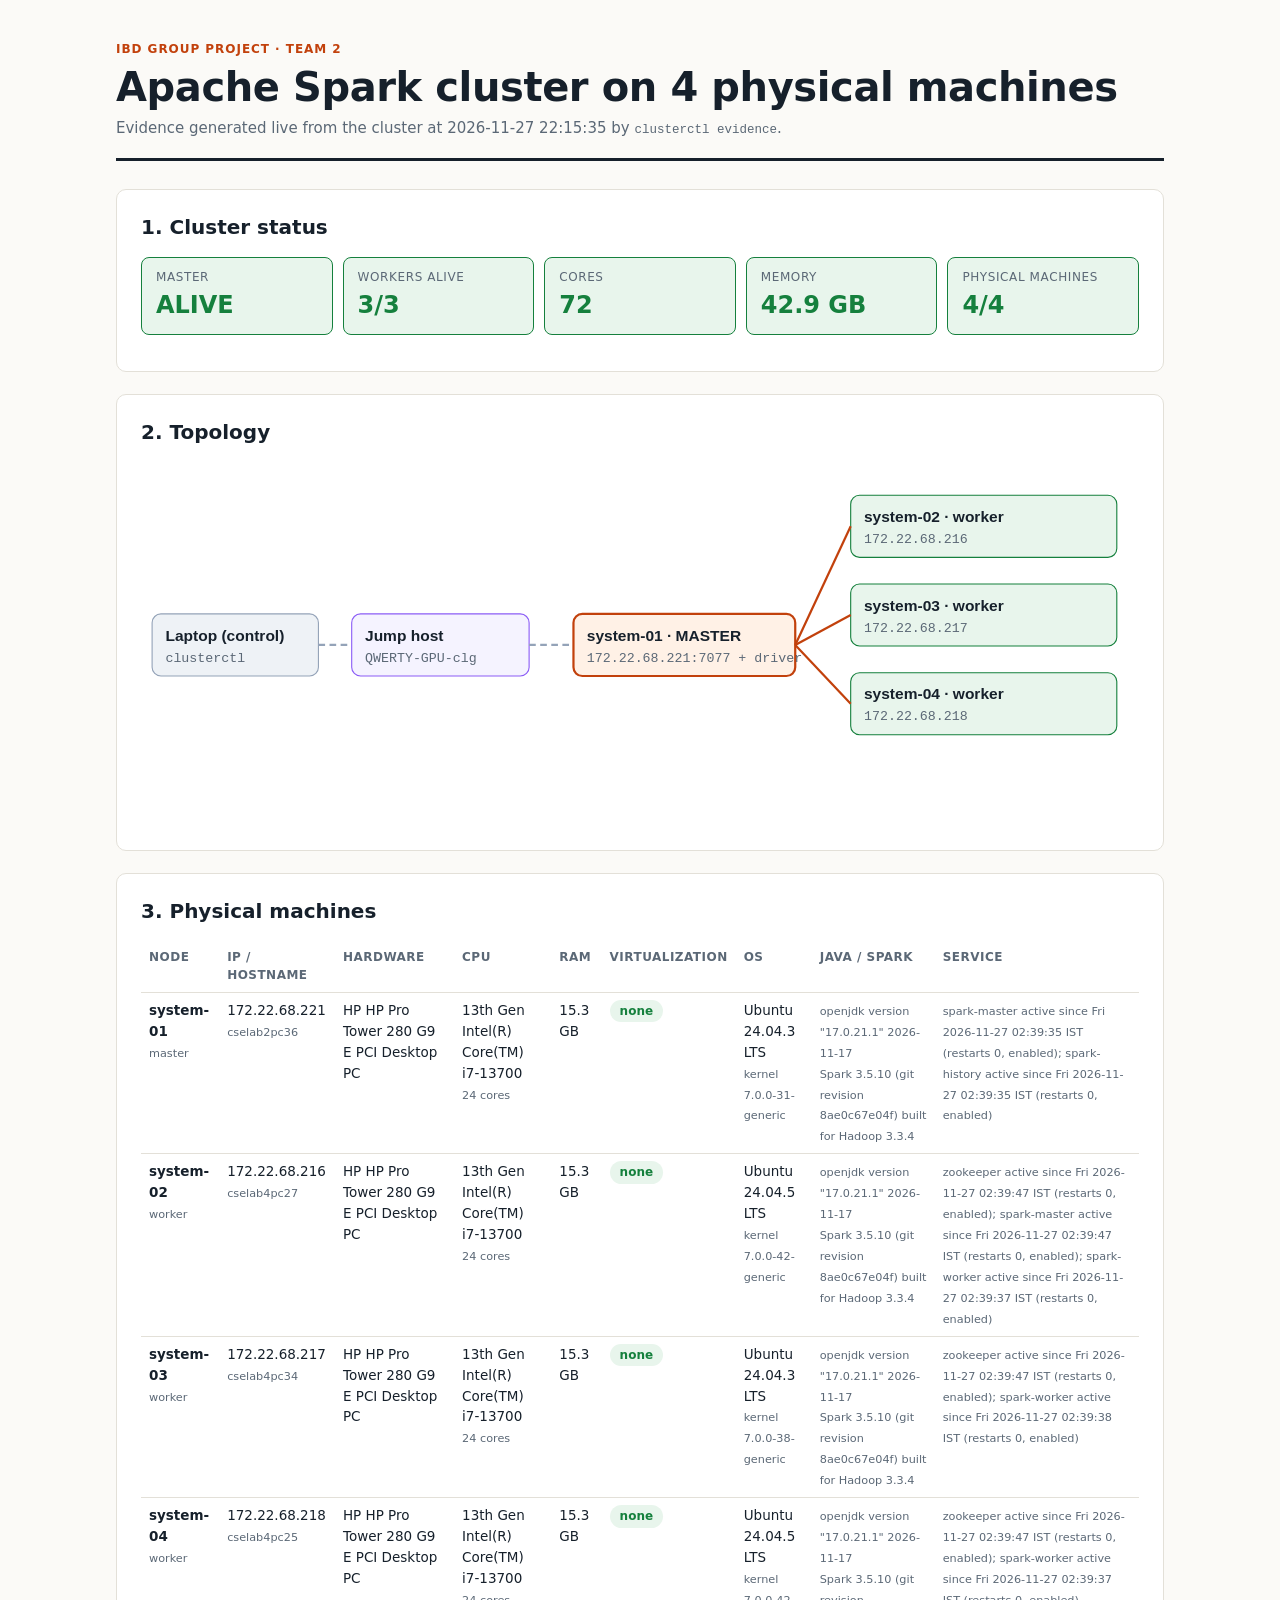
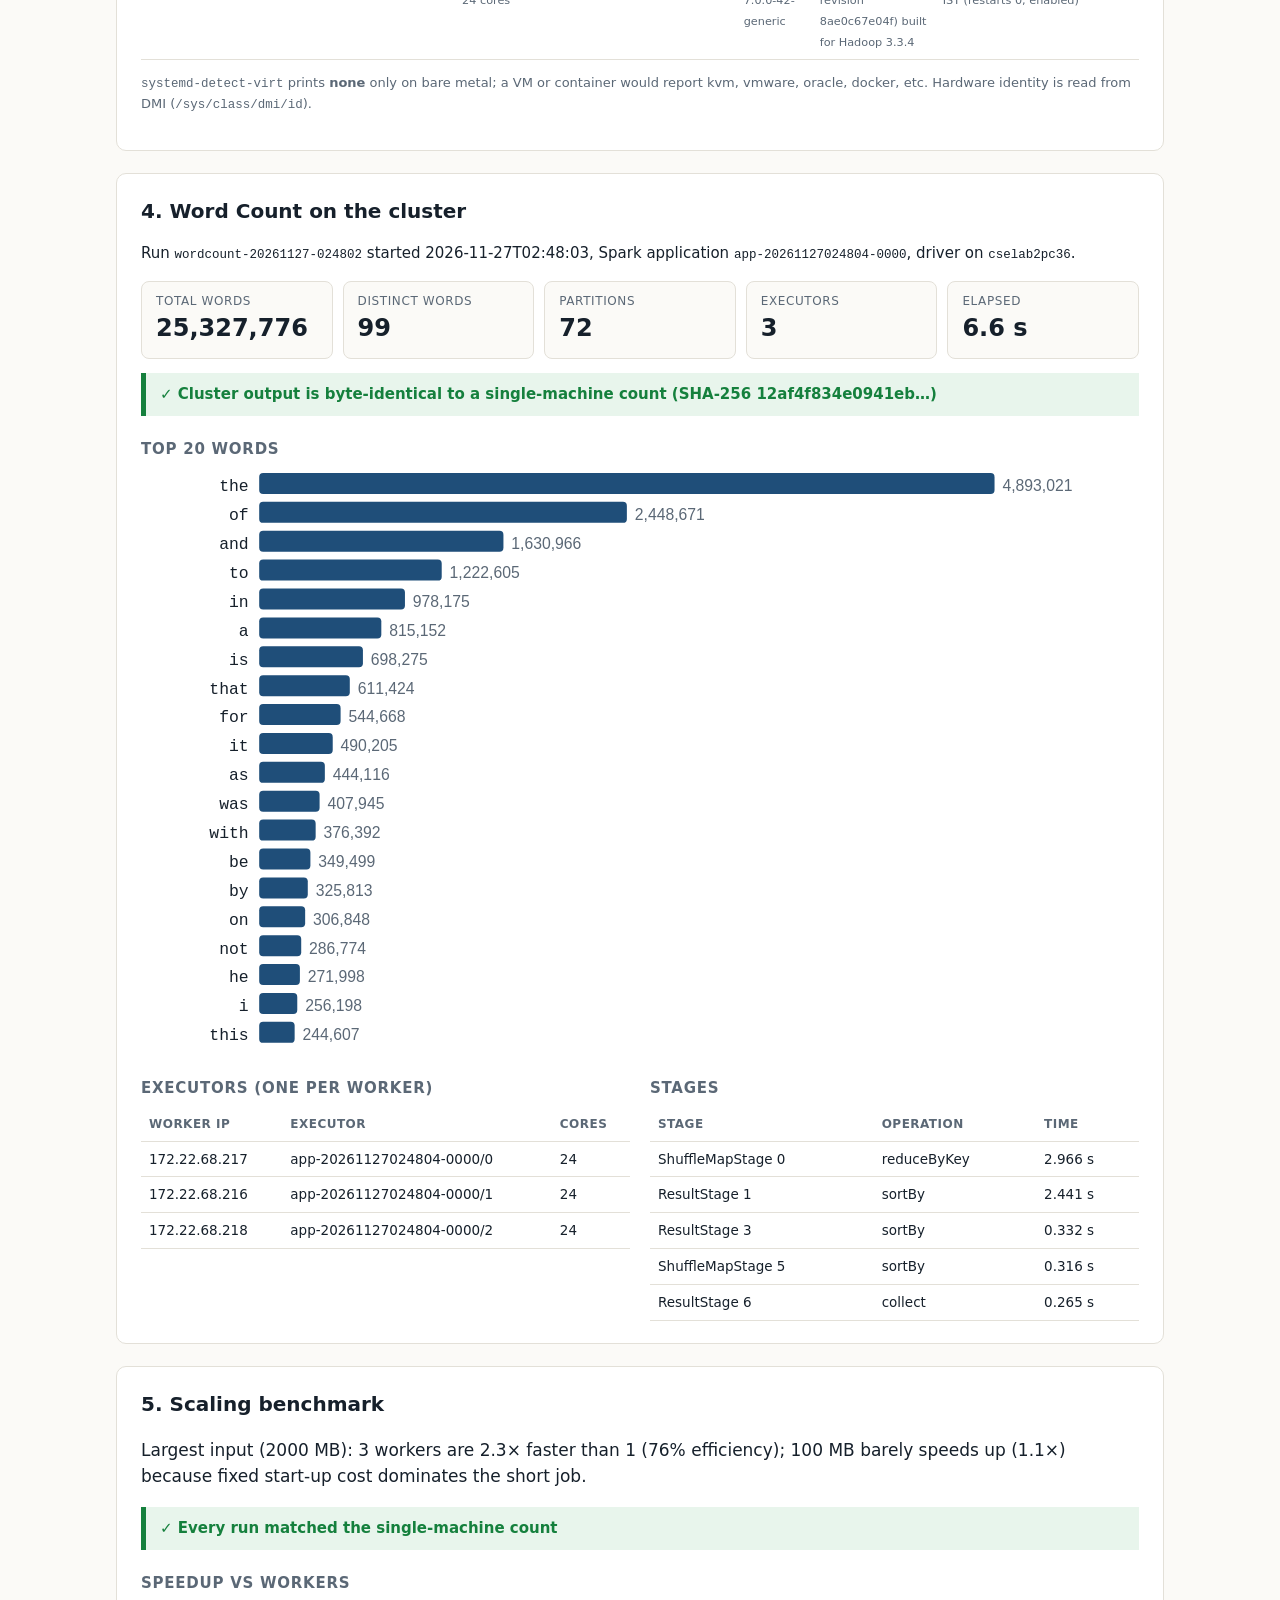
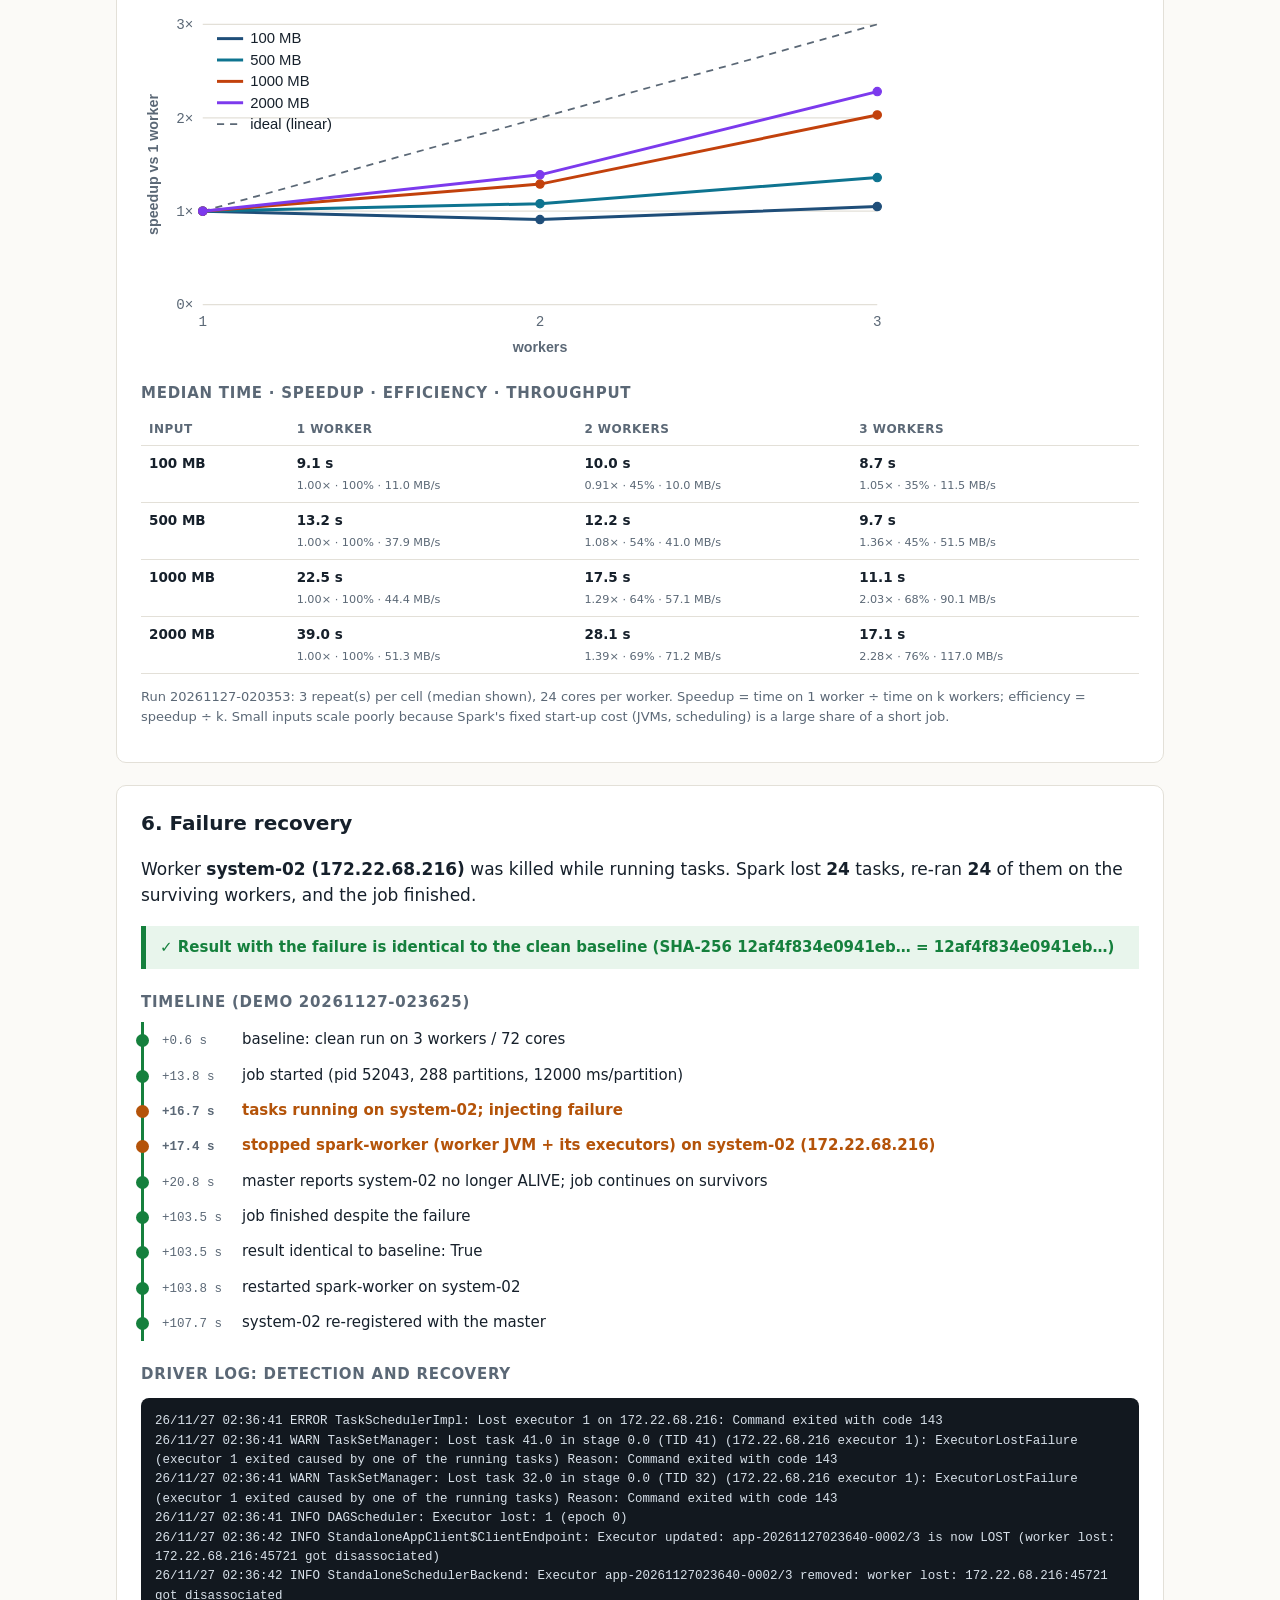
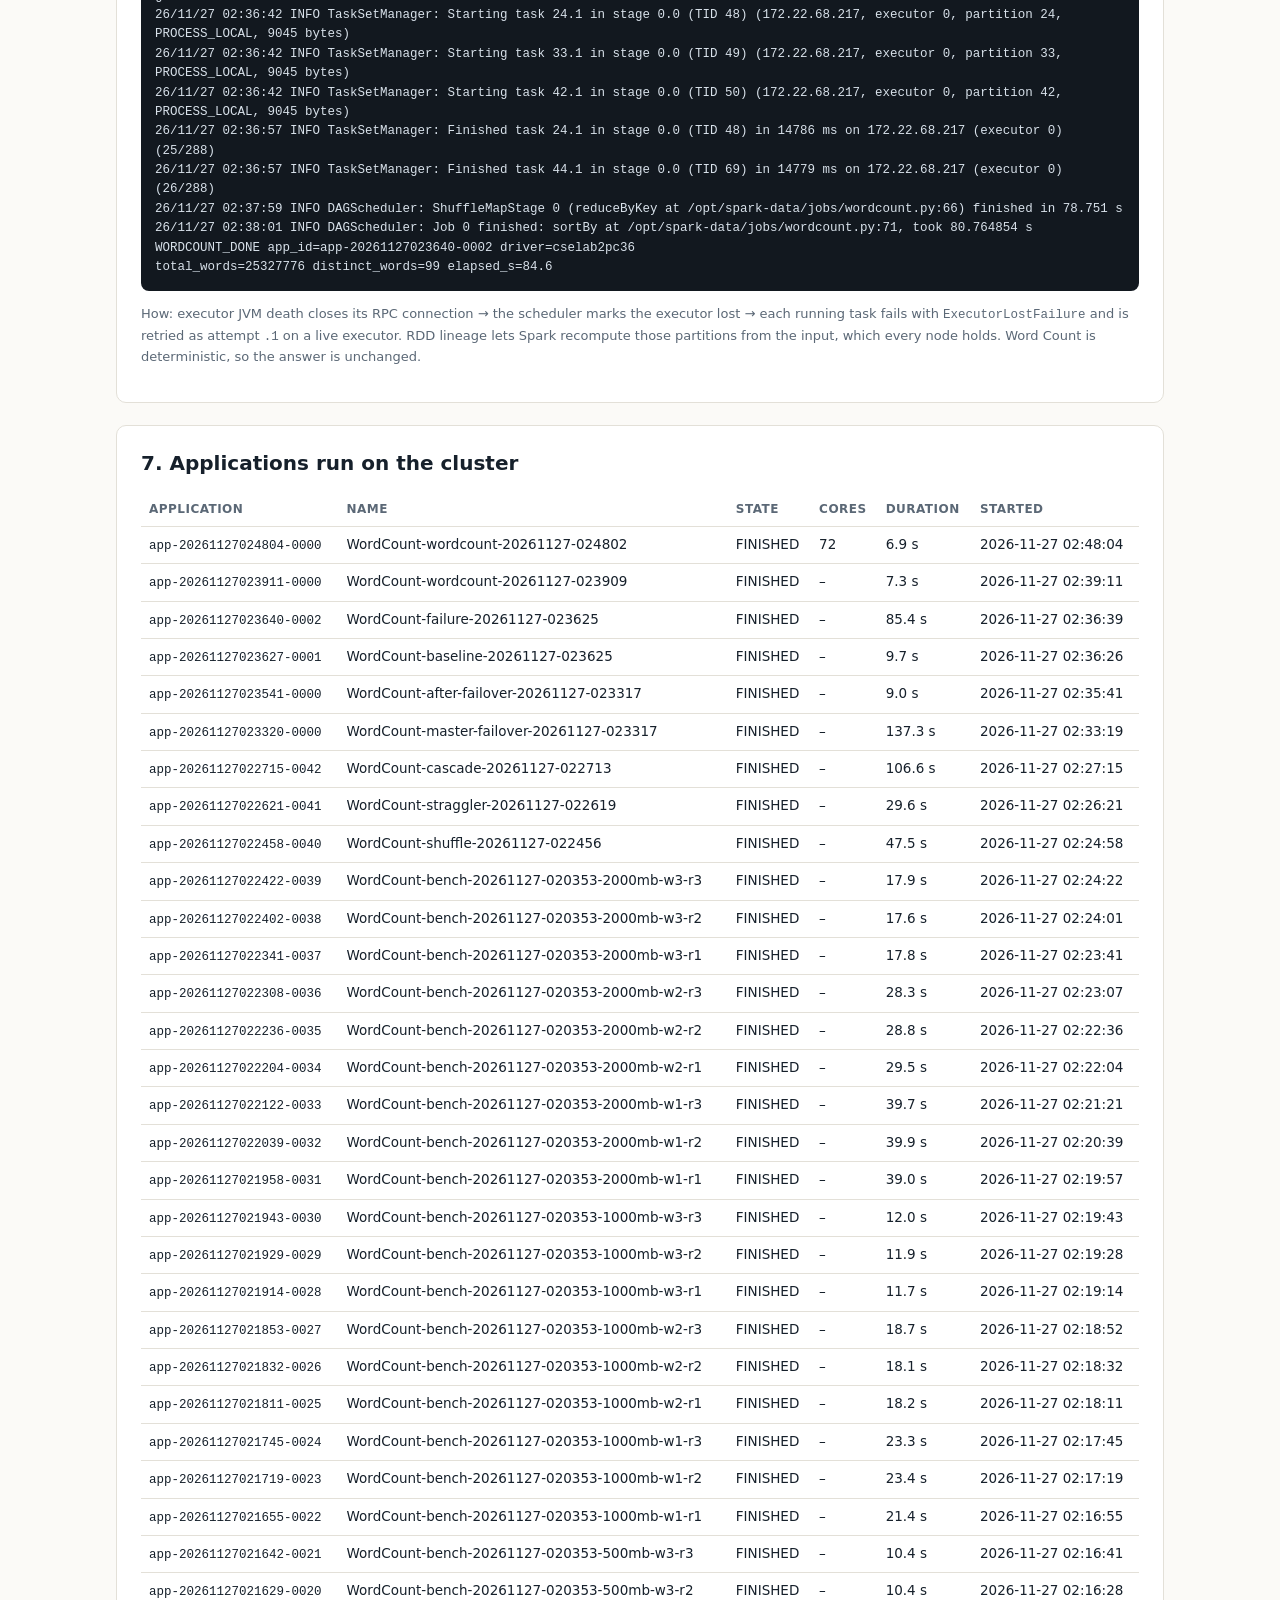
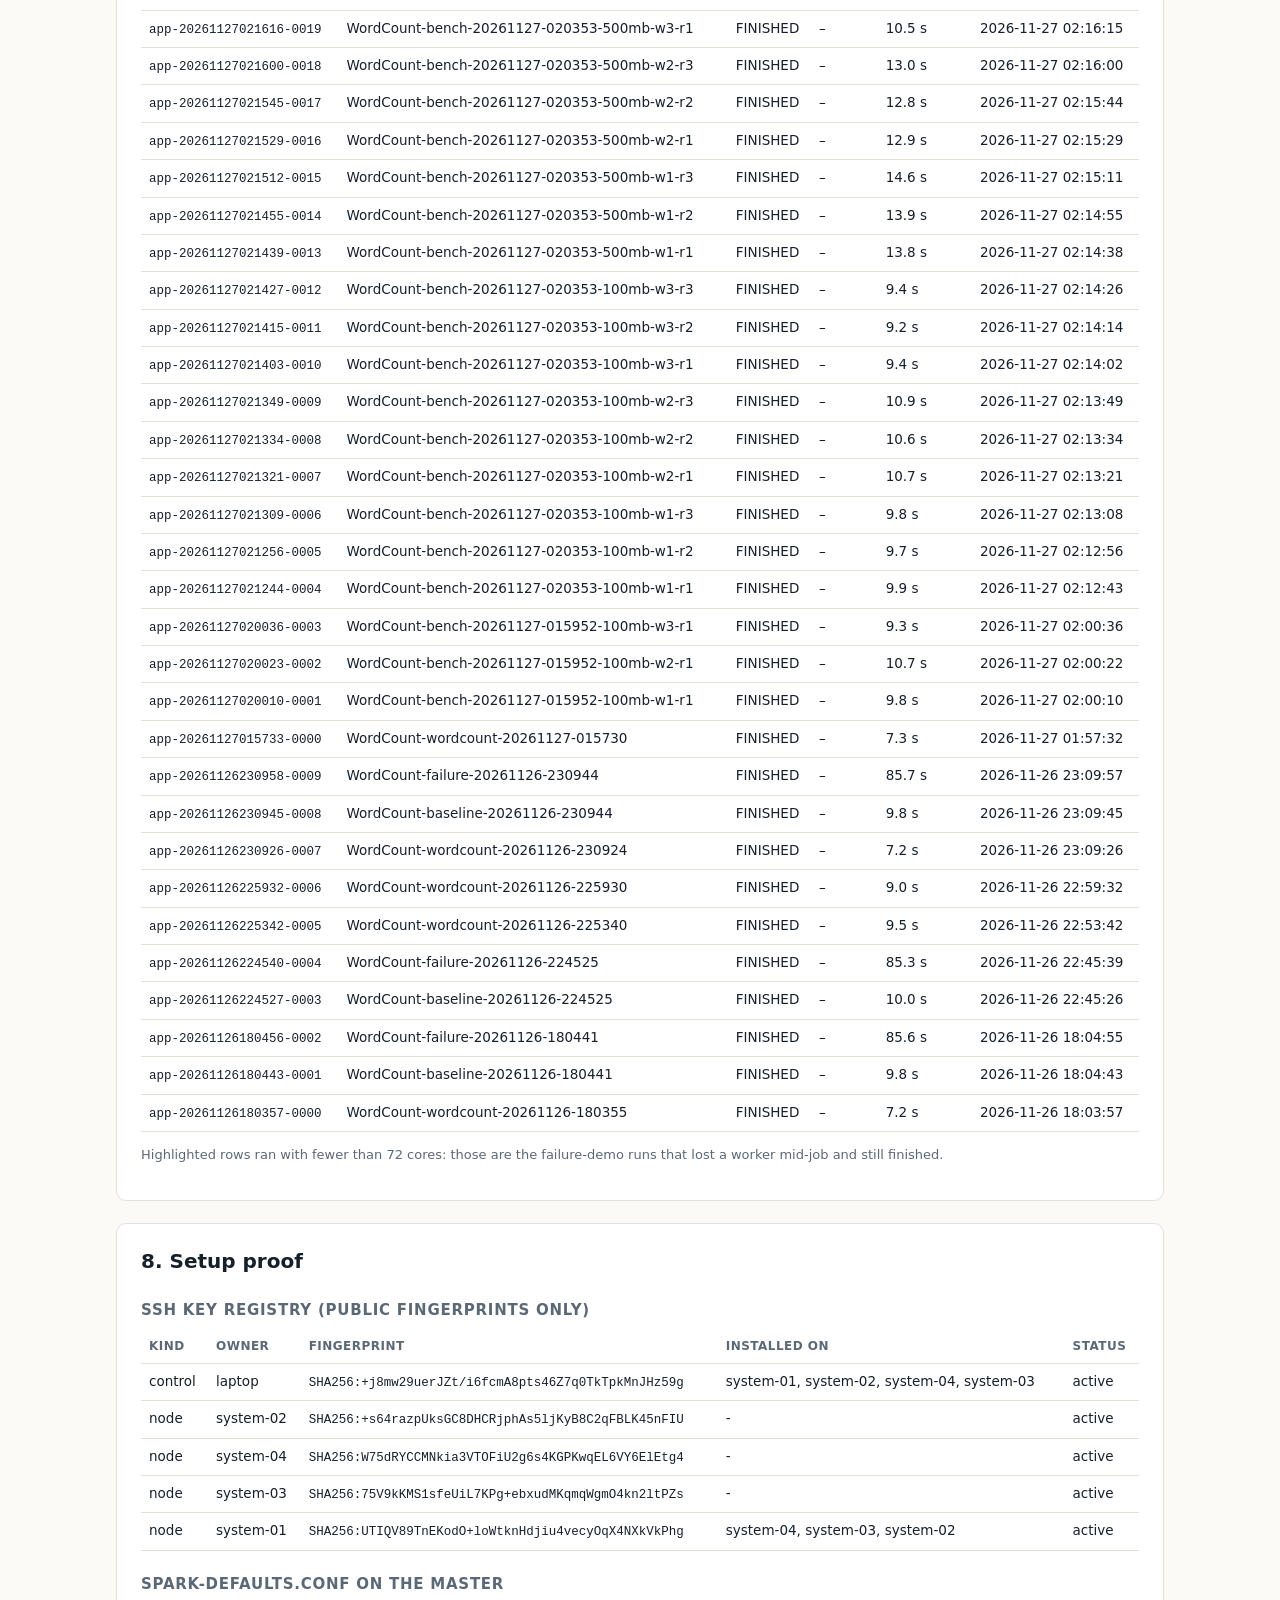
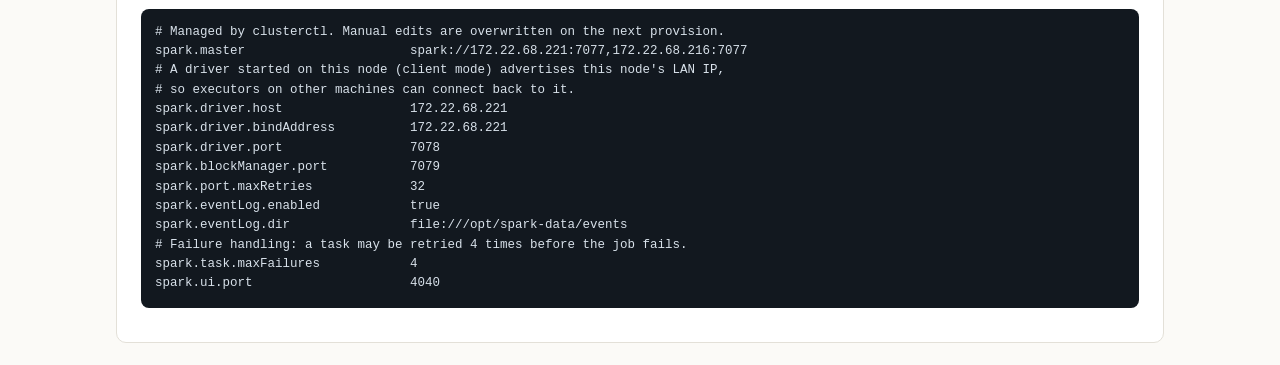
<file: docs/results/evidence-20261127-221538.html>
<!doctype html><html lang='en'><head><meta charset='utf-8'><meta name='viewport' content='width=device-width,initial-scale=1'><title>Spark Cluster Evidence</title><style>:root {
  --ink: #16202b; --muted: #5b6876; --paper: #fbfaf7; --panel: #ffffff; --line: #e3e0d8;
  --accent: #c2410c; --good: #15803d; --good-bg: #e8f5ec; --bad: #b91c1c; --bad-bg: #fdecec;
  --warn: #b45309; --warn-bg: #fff4e0; --bar: #1f4e79; --mono: ui-monospace, "Cascadia Code", Consolas, monospace;
}
* { box-sizing: border-box; }
body { margin: 0; background: var(--paper); color: var(--ink);
  font: 15px/1.55 "Segoe UI", system-ui, -apple-system, sans-serif; }
main { max-width: 1080px; margin: 0 auto; padding: 40px 16px 80px; }
header { border-bottom: 3px solid var(--ink); padding-bottom: 18px; margin-bottom: 28px; }
.kicker { margin: 0; color: var(--accent); font-weight: 700; letter-spacing: .08em; text-transform: uppercase; font-size: 12px; }
h1 { font-size: clamp(26px, 4vw, 40px); line-height: 1.1; margin: 6px 0 8px; letter-spacing: -.01em; }
.meta { margin: 0; color: var(--muted); }
section { background: var(--panel); border: 1px solid var(--line); border-radius: 10px; padding: 22px 24px; margin: 0 0 22px;
  break-inside: avoid; }
h2 { margin: 0 0 14px; font-size: 20px; }
h3 { margin: 22px 0 8px; font-size: 15px; color: var(--muted); text-transform: uppercase; letter-spacing: .05em; }
.chips { display: flex; flex-wrap: wrap; gap: 10px; margin: 8px 0 14px; }
.chip { flex: 1 1 150px; border: 1px solid var(--line); border-radius: 8px; padding: 10px 14px; background: var(--paper); }
.chip span { display: block; font-size: 12px; color: var(--muted); text-transform: uppercase; letter-spacing: .05em; }
.chip b { font-size: 24px; font-variant-numeric: tabular-nums; }
.chip.good { border-color: var(--good); background: var(--good-bg); }
.chip.good b { color: var(--good); }
.chip.bad { border-color: var(--bad); background: var(--bad-bg); }
.chip.bad b { color: var(--bad); }
.verdict { border-left: 5px solid var(--muted); padding: 10px 14px; margin: 12px 0; background: var(--paper); font-weight: 600; }
.verdict.good { border-color: var(--good); background: var(--good-bg); color: var(--good); }
.verdict.bad { border-color: var(--bad); background: var(--bad-bg); color: var(--bad); }
.lead { font-size: 17px; }
table { width: 100%; border-collapse: collapse; font-size: 13.5px; }
th, td { text-align: left; padding: 7px 8px; border-bottom: 1px solid var(--line); vertical-align: top; }
th { font-size: 12px; text-transform: uppercase; letter-spacing: .04em; color: var(--muted); }
tr.degraded td { background: var(--warn-bg); }
small { color: var(--muted); }
code, pre { font-family: var(--mono); font-size: 12.5px; }
pre { background: #12181f; color: #d8e1ea; padding: 14px; border-radius: 8px; overflow-x: auto; white-space: pre-wrap;
  word-break: break-word; }
.pill { display: inline-block; padding: 2px 10px; border-radius: 99px; font-weight: 700; font-size: 12px; }
.pill.good { background: var(--good-bg); color: var(--good); }
.pill.bad { background: var(--bad-bg); color: var(--bad); }
.note { color: var(--muted); font-size: 13px; }
.two { display: grid; grid-template-columns: 1fr 1fr; gap: 20px; }
.steps { list-style: none; padding: 0; margin: 0; border-left: 3px solid var(--good); }
.steps li { position: relative; padding: 6px 0 6px 18px; }
.steps li::before { content: ""; position: absolute; left: -8px; top: 12px; width: 13px; height: 13px; border-radius: 50%;
  background: var(--good); }
.steps li.kill::before { background: var(--warn); }
.steps li.kill { color: var(--warn); font-weight: 600; }
.steps li span { display: inline-block; width: 80px; color: var(--muted); font-family: var(--mono); font-size: 12.5px; }
svg { width: 100%; height: auto; display: block; }
svg rect.n-ctl { fill: #eef2f6; stroke: #94a3b8; }
svg rect.n-jump { fill: #f5f3ff; stroke: #8b5cf6; }
svg rect.n-master { fill: #fff1e6; stroke: var(--accent); stroke-width: 2; }
svg rect.n-worker { fill: var(--good-bg); stroke: var(--good); }
svg .t1 { font: 600 14px "Segoe UI", sans-serif; fill: var(--ink); }
svg .t2 { font: 12px ui-monospace, Consolas, monospace; fill: var(--muted); }
svg .l-ssh { stroke: #94a3b8; stroke-width: 2; stroke-dasharray: 6 4; }
svg .l-spark { stroke: var(--accent); stroke-width: 2; }
svg .bar { fill: var(--bar); }
svg .bl { font: 12.5px ui-monospace, Consolas, monospace; fill: var(--ink); }
svg .bv { font: 12px "Segoe UI", sans-serif; fill: var(--muted); }
svg.sc-chart { max-width: 760px; }
svg .sc-grid { stroke: var(--line); stroke-width: 1; }
svg .sc-tick { font: 12px ui-monospace, Consolas, monospace; fill: var(--muted); }
svg .sc-axis { font: 600 12px "Segoe UI", sans-serif; fill: var(--muted); }
svg .sc-legend { font: 12.5px "Segoe UI", sans-serif; fill: var(--ink); }
svg .sc-ideal { stroke: var(--muted); stroke-width: 1.5; stroke-dasharray: 6 5; fill: none; }
svg .sc-line { fill: none; stroke-width: 2.5; stroke-linejoin: round; }
svg .s0 { stroke: #1f4e79; fill: #1f4e79; } svg .s1 { stroke: #0e7490; fill: #0e7490; }
svg .s2 { stroke: #c2410c; fill: #c2410c; } svg .s3 { stroke: #7c3aed; fill: #7c3aed; }
svg .s4 { stroke: #15803d; fill: #15803d; } svg .s5 { stroke: #b45309; fill: #b45309; }
svg .sc-line.s0, svg .sc-line.s1, svg .sc-line.s2, svg .sc-line.s3, svg .sc-line.s4, svg .sc-line.s5 { fill: none; }
.sc-table td, .sc-table th { font-variant-numeric: tabular-nums; }
@media (max-width: 760px) { .two { grid-template-columns: 1fr; } section { padding: 16px; } table { display: block; overflow-x: auto; } }
@media print { body { background: #fff; } main { padding: 0; } section { border-color: #ccc; } pre { background: #f4f4f4; color: #111; } }
</style></head><body><main><header><p class='kicker'>IBD group project · Team 2</p><h1>Apache Spark cluster on 4 physical machines</h1><p class='meta'>Evidence generated live from the cluster at 2026-11-27 22:15:35 by <code>clusterctl evidence</code>.</p></header><section id='summary'><h2>1. Cluster status</h2><div class='chips'><div class='chip good'><span>Master</span><b>ALIVE</b></div><div class='chip good'><span>Workers alive</span><b>3/3</b></div><div class='chip good'><span>Cores</span><b>72</b></div><div class='chip good'><span>Memory</span><b>42.9 GB</b></div><div class='chip good'><span>Physical machines</span><b>4/4</b></div></div></section><section id='topology'><h2>2. Topology</h2><svg viewBox='0 0 900 330' role='img' aria-label='Cluster topology'><rect x='10' y='137' width='150' height='56' rx='8' class='n-ctl'/><text x='22' y='161' class='t1'>Laptop (control)</text><text x='22' y='180' class='t2'>clusterctl</text><rect x='190' y='137' width='160' height='56' rx='8' class='n-jump'/><text x='202' y='161' class='t1'>Jump host</text><text x='202' y='180' class='t2'>QWERTY-GPU-clg</text><line x1='160' y1='165' x2='190' y2='165' class='l-ssh'/><rect x='390' y='137' width='200' height='56' rx='8' class='n-master'/><text x='402' y='161' class='t1'>system-01 · MASTER</text><text x='402' y='180' class='t2'>172.22.68.221:7077 + driver</text><line x1='350' y1='165' x2='390' y2='165' class='l-ssh'/><rect x='640' y='30' width='240' height='56' rx='8' class='n-worker'/><text x='652' y='54' class='t1'>system-02 · worker</text><text x='652' y='73' class='t2'>172.22.68.216</text><line x1='590' y1='165' x2='640' y2='58' class='l-spark'/><rect x='640' y='110' width='240' height='56' rx='8' class='n-worker'/><text x='652' y='134' class='t1'>system-03 · worker</text><text x='652' y='153' class='t2'>172.22.68.217</text><line x1='590' y1='165' x2='640' y2='138' class='l-spark'/><rect x='640' y='190' width='240' height='56' rx='8' class='n-worker'/><text x='652' y='214' class='t1'>system-04 · worker</text><text x='652' y='233' class='t2'>172.22.68.218</text><line x1='590' y1='165' x2='640' y2='218' class='l-spark'/></svg></section><section id='nodes'><h2>3. Physical machines</h2><table><thead><tr><th>Node</th><th>IP / hostname</th><th>Hardware</th><th>CPU</th><th>RAM</th><th>Virtualization</th><th>OS</th><th>Java / Spark</th><th>Service</th></tr></thead><tbody><tr><td><b>system-01</b><br><small>master</small></td><td>172.22.68.221<br><small>cselab2pc36</small></td><td>HP HP Pro Tower 280 G9 E PCI Desktop PC</td><td>13th Gen Intel(R) Core(TM) i7-13700<br><small>24 cores</small></td><td>15.3 GB</td><td><span class='pill good'>none</span></td><td>Ubuntu 24.04.3 LTS<br><small>kernel 7.0.0-31-generic</small></td><td><small>openjdk version &quot;17.0.21.1&quot; 2026-11-17<br>Spark 3.5.10 (git revision 8ae0c67e04f) built for Hadoop 3.3.4</small></td><td><small>spark-master active since Fri 2026-11-27 02:39:35 IST (restarts 0, enabled); spark-history active since Fri 2026-11-27 02:39:35 IST (restarts 0, enabled)</small></td></tr><tr><td><b>system-02</b><br><small>worker</small></td><td>172.22.68.216<br><small>cselab4pc27</small></td><td>HP HP Pro Tower 280 G9 E PCI Desktop PC</td><td>13th Gen Intel(R) Core(TM) i7-13700<br><small>24 cores</small></td><td>15.3 GB</td><td><span class='pill good'>none</span></td><td>Ubuntu 24.04.5 LTS<br><small>kernel 7.0.0-42-generic</small></td><td><small>openjdk version &quot;17.0.21.1&quot; 2026-11-17<br>Spark 3.5.10 (git revision 8ae0c67e04f) built for Hadoop 3.3.4</small></td><td><small>zookeeper active since Fri 2026-11-27 02:39:47 IST (restarts 0, enabled); spark-master active since Fri 2026-11-27 02:39:47 IST (restarts 0, enabled); spark-worker active since Fri 2026-11-27 02:39:37 IST (restarts 0, enabled)</small></td></tr><tr><td><b>system-03</b><br><small>worker</small></td><td>172.22.68.217<br><small>cselab4pc34</small></td><td>HP HP Pro Tower 280 G9 E PCI Desktop PC</td><td>13th Gen Intel(R) Core(TM) i7-13700<br><small>24 cores</small></td><td>15.3 GB</td><td><span class='pill good'>none</span></td><td>Ubuntu 24.04.3 LTS<br><small>kernel 7.0.0-38-generic</small></td><td><small>openjdk version &quot;17.0.21.1&quot; 2026-11-17<br>Spark 3.5.10 (git revision 8ae0c67e04f) built for Hadoop 3.3.4</small></td><td><small>zookeeper active since Fri 2026-11-27 02:39:47 IST (restarts 0, enabled); spark-worker active since Fri 2026-11-27 02:39:38 IST (restarts 0, enabled)</small></td></tr><tr><td><b>system-04</b><br><small>worker</small></td><td>172.22.68.218<br><small>cselab4pc25</small></td><td>HP HP Pro Tower 280 G9 E PCI Desktop PC</td><td>13th Gen Intel(R) Core(TM) i7-13700<br><small>24 cores</small></td><td>15.3 GB</td><td><span class='pill good'>none</span></td><td>Ubuntu 24.04.5 LTS<br><small>kernel 7.0.0-42-generic</small></td><td><small>openjdk version &quot;17.0.21.1&quot; 2026-11-17<br>Spark 3.5.10 (git revision 8ae0c67e04f) built for Hadoop 3.3.4</small></td><td><small>zookeeper active since Fri 2026-11-27 02:39:47 IST (restarts 0, enabled); spark-worker active since Fri 2026-11-27 02:39:37 IST (restarts 0, enabled)</small></td></tr></tbody></table><p class='note'><code>systemd-detect-virt</code> prints <b>none</b> only on bare metal; a VM or container would report kvm, vmware, oracle, docker, etc. Hardware identity is read from DMI (<code>/sys/class/dmi/id</code>).</p></section><section id='wordcount'><h2>4. Word Count on the cluster</h2><p>Run <code>wordcount-20261127-024802</code> started 2026-11-27T02:48:03, Spark application <code>app-20261127024804-0000</code>, driver on <code>cselab2pc36</code>.</p><div class='chips'><div class='chip'><span>Total words</span><b>25,327,776</b></div><div class='chip'><span>Distinct words</span><b>99</b></div><div class='chip'><span>Partitions</span><b>72</b></div><div class='chip'><span>Executors</span><b>3</b></div><div class='chip'><span>Elapsed</span><b>6.6 s</b></div></div><div class='verdict good'>✓ Cluster output is byte-identical to a single-machine count (SHA-256 12af4f834e0941eb…)</div><h3>Top 20 words</h3><svg viewBox='0 0 760 446' role='img' aria-label='Top 20 words by count'><text x='82' y='17' class='bl' text-anchor='end'>the</text><rect x='90' y='3' width='560' height='16' rx='3' class='bar'/><text x='656' y='17' class='bv'>4,893,021</text><text x='82' y='39' class='bl' text-anchor='end'>of</text><rect x='90' y='25' width='280' height='16' rx='3' class='bar'/><text x='376' y='39' class='bv'>2,448,671</text><text x='82' y='61' class='bl' text-anchor='end'>and</text><rect x='90' y='47' width='186' height='16' rx='3' class='bar'/><text x='282' y='61' class='bv'>1,630,966</text><text x='82' y='83' class='bl' text-anchor='end'>to</text><rect x='90' y='69' width='139' height='16' rx='3' class='bar'/><text x='235' y='83' class='bv'>1,222,605</text><text x='82' y='105' class='bl' text-anchor='end'>in</text><rect x='90' y='91' width='111' height='16' rx='3' class='bar'/><text x='207' y='105' class='bv'>978,175</text><text x='82' y='127' class='bl' text-anchor='end'>a</text><rect x='90' y='113' width='93' height='16' rx='3' class='bar'/><text x='189' y='127' class='bv'>815,152</text><text x='82' y='149' class='bl' text-anchor='end'>is</text><rect x='90' y='135' width='79' height='16' rx='3' class='bar'/><text x='175' y='149' class='bv'>698,275</text><text x='82' y='171' class='bl' text-anchor='end'>that</text><rect x='90' y='157' width='69' height='16' rx='3' class='bar'/><text x='165' y='171' class='bv'>611,424</text><text x='82' y='193' class='bl' text-anchor='end'>for</text><rect x='90' y='179' width='62' height='16' rx='3' class='bar'/><text x='158' y='193' class='bv'>544,668</text><text x='82' y='215' class='bl' text-anchor='end'>it</text><rect x='90' y='201' width='56' height='16' rx='3' class='bar'/><text x='152' y='215' class='bv'>490,205</text><text x='82' y='237' class='bl' text-anchor='end'>as</text><rect x='90' y='223' width='50' height='16' rx='3' class='bar'/><text x='146' y='237' class='bv'>444,116</text><text x='82' y='259' class='bl' text-anchor='end'>was</text><rect x='90' y='245' width='46' height='16' rx='3' class='bar'/><text x='142' y='259' class='bv'>407,945</text><text x='82' y='281' class='bl' text-anchor='end'>with</text><rect x='90' y='267' width='43' height='16' rx='3' class='bar'/><text x='139' y='281' class='bv'>376,392</text><text x='82' y='303' class='bl' text-anchor='end'>be</text><rect x='90' y='289' width='39' height='16' rx='3' class='bar'/><text x='135' y='303' class='bv'>349,499</text><text x='82' y='325' class='bl' text-anchor='end'>by</text><rect x='90' y='311' width='37' height='16' rx='3' class='bar'/><text x='133' y='325' class='bv'>325,813</text><text x='82' y='347' class='bl' text-anchor='end'>on</text><rect x='90' y='333' width='35' height='16' rx='3' class='bar'/><text x='131' y='347' class='bv'>306,848</text><text x='82' y='369' class='bl' text-anchor='end'>not</text><rect x='90' y='355' width='32' height='16' rx='3' class='bar'/><text x='128' y='369' class='bv'>286,774</text><text x='82' y='391' class='bl' text-anchor='end'>he</text><rect x='90' y='377' width='31' height='16' rx='3' class='bar'/><text x='127' y='391' class='bv'>271,998</text><text x='82' y='413' class='bl' text-anchor='end'>i</text><rect x='90' y='399' width='29' height='16' rx='3' class='bar'/><text x='125' y='413' class='bv'>256,198</text><text x='82' y='435' class='bl' text-anchor='end'>this</text><rect x='90' y='421' width='27' height='16' rx='3' class='bar'/><text x='123' y='435' class='bv'>244,607</text></svg><div class='two'><div><h3>Executors (one per worker)</h3><table><thead><tr><th>Worker IP</th><th>Executor</th><th>Cores</th></tr></thead><tbody><tr><td>172.22.68.217</td><td>app-20261127024804-0000/0</td><td>24</td></tr><tr><td>172.22.68.216</td><td>app-20261127024804-0000/1</td><td>24</td></tr><tr><td>172.22.68.218</td><td>app-20261127024804-0000/2</td><td>24</td></tr></tbody></table></div><div><h3>Stages</h3><table><thead><tr><th>Stage</th><th>Operation</th><th>Time</th></tr></thead><tbody><tr><td>ShuffleMapStage 0</td><td>reduceByKey</td><td>2.966 s</td></tr><tr><td>ResultStage 1</td><td>sortBy</td><td>2.441 s</td></tr><tr><td>ResultStage 3</td><td>sortBy</td><td>0.332 s</td></tr><tr><td>ShuffleMapStage 5</td><td>sortBy</td><td>0.316 s</td></tr><tr><td>ResultStage 6</td><td>collect</td><td>0.265 s</td></tr></tbody></table></div></div></section><section id='scaling'><h2>5. Scaling benchmark</h2><p class='lead'>Largest input (2000 MB): 3 workers are 2.3× faster than 1 (76% efficiency); 100 MB barely speeds up (1.1×) because fixed start-up cost dominates the short job.</p><div class='verdict good'>✓ Every run matched the single-machine count</div><h3>Speedup vs workers</h3><svg viewBox='0 0 640 300' class='sc-chart' role='img' aria-label='Speedup versus number of workers, one line per input size'><line x1='52' y1='254.0' x2='620' y2='254.0' class='sc-grid'/><text x='44' y='258.0' class='sc-tick' text-anchor='end'>0×</text><line x1='52' y1='175.3' x2='620' y2='175.3' class='sc-grid'/><text x='44' y='179.3' class='sc-tick' text-anchor='end'>1×</text><line x1='52' y1='96.7' x2='620' y2='96.7' class='sc-grid'/><text x='44' y='100.7' class='sc-tick' text-anchor='end'>2×</text><line x1='52' y1='18.0' x2='620' y2='18.0' class='sc-grid'/><text x='44' y='22.0' class='sc-tick' text-anchor='end'>3×</text><text x='52.0' y='272' class='sc-tick' text-anchor='middle'>1</text><text x='336.0' y='272' class='sc-tick' text-anchor='middle'>2</text><text x='620.0' y='272' class='sc-tick' text-anchor='middle'>3</text><text x='336.0' y='294' class='sc-axis' text-anchor='middle'>workers</text><text x='14' y='136.0' class='sc-axis' text-anchor='middle' transform='rotate(-90 14 136.0)'>speedup vs 1 worker</text><line x1='52.0' y1='175.3' x2='620.0' y2='18.0' class='sc-ideal'/><polyline points='52.0,175.3 336.0,182.4 620.0,171.4' class='sc-line s0'/><circle cx='52.0' cy='175.3' r='3.5' class='sc-dot s0'><title>100 MB, 1 workers: 1.00×</title></circle><circle cx='336.0' cy='182.4' r='3.5' class='sc-dot s0'><title>100 MB, 2 workers: 0.91×</title></circle><circle cx='620.0' cy='171.4' r='3.5' class='sc-dot s0'><title>100 MB, 3 workers: 1.05×</title></circle><polyline points='52.0,175.3 336.0,169.0 620.0,147.0' class='sc-line s1'/><circle cx='52.0' cy='175.3' r='3.5' class='sc-dot s1'><title>500 MB, 1 workers: 1.00×</title></circle><circle cx='336.0' cy='169.0' r='3.5' class='sc-dot s1'><title>500 MB, 2 workers: 1.08×</title></circle><circle cx='620.0' cy='147.0' r='3.5' class='sc-dot s1'><title>500 MB, 3 workers: 1.36×</title></circle><polyline points='52.0,175.3 336.0,152.5 620.0,94.3' class='sc-line s2'/><circle cx='52.0' cy='175.3' r='3.5' class='sc-dot s2'><title>1000 MB, 1 workers: 1.00×</title></circle><circle cx='336.0' cy='152.5' r='3.5' class='sc-dot s2'><title>1000 MB, 2 workers: 1.29×</title></circle><circle cx='620.0' cy='94.3' r='3.5' class='sc-dot s2'><title>1000 MB, 3 workers: 2.03×</title></circle><polyline points='52.0,175.3 336.0,144.7 620.0,74.6' class='sc-line s3'/><circle cx='52.0' cy='175.3' r='3.5' class='sc-dot s3'><title>2000 MB, 1 workers: 1.00×</title></circle><circle cx='336.0' cy='144.7' r='3.5' class='sc-dot s3'><title>2000 MB, 2 workers: 1.39×</title></circle><circle cx='620.0' cy='74.6' r='3.5' class='sc-dot s3'><title>2000 MB, 3 workers: 2.28×</title></circle><line x1='64' y1='30' x2='86' y2='30' class='sc-line s0'/><text x='92' y='34' class='sc-legend'>100 MB</text><line x1='64' y1='48' x2='86' y2='48' class='sc-line s1'/><text x='92' y='52' class='sc-legend'>500 MB</text><line x1='64' y1='66' x2='86' y2='66' class='sc-line s2'/><text x='92' y='70' class='sc-legend'>1000 MB</text><line x1='64' y1='84' x2='86' y2='84' class='sc-line s3'/><text x='92' y='88' class='sc-legend'>2000 MB</text><line x1='64' y1='102' x2='86' y2='102' class='sc-ideal'/><text x='92' y='106' class='sc-legend'>ideal (linear)</text></svg><h3>Median time · speedup · efficiency · throughput</h3><table class='sc-table'><thead><tr><th>Input</th><th>1 worker</th><th>2 workers</th><th>3 workers</th></tr></thead><tbody><tr><td><b>100 MB</b></td><td><b>9.1 s</b><br><small>1.00× · 100% · 11.0 MB/s</small></td><td><b>10.0 s</b><br><small>0.91× · 45% · 10.0 MB/s</small></td><td><b>8.7 s</b><br><small>1.05× · 35% · 11.5 MB/s</small></td></tr><tr><td><b>500 MB</b></td><td><b>13.2 s</b><br><small>1.00× · 100% · 37.9 MB/s</small></td><td><b>12.2 s</b><br><small>1.08× · 54% · 41.0 MB/s</small></td><td><b>9.7 s</b><br><small>1.36× · 45% · 51.5 MB/s</small></td></tr><tr><td><b>1000 MB</b></td><td><b>22.5 s</b><br><small>1.00× · 100% · 44.4 MB/s</small></td><td><b>17.5 s</b><br><small>1.29× · 64% · 57.1 MB/s</small></td><td><b>11.1 s</b><br><small>2.03× · 68% · 90.1 MB/s</small></td></tr><tr><td><b>2000 MB</b></td><td><b>39.0 s</b><br><small>1.00× · 100% · 51.3 MB/s</small></td><td><b>28.1 s</b><br><small>1.39× · 69% · 71.2 MB/s</small></td><td><b>17.1 s</b><br><small>2.28× · 76% · 117.0 MB/s</small></td></tr></tbody></table><p class='note'>Run 20261127-020353: 3 repeat(s) per cell (median shown), 24 cores per worker. Speedup = time on 1 worker ÷ time on k workers; efficiency = speedup ÷ k. Small inputs scale poorly because Spark's fixed start-up cost (JVMs, scheduling) is a large share of a short job.</p></section><section id='recovery'><h2>6. Failure recovery</h2><p class='lead'>Worker <b>system-02 (172.22.68.216)</b> was killed while running tasks. Spark lost <b>24</b> tasks, re-ran <b>24</b> of them on the surviving workers, and the job finished.</p><div class='verdict good'>✓ Result with the failure is identical to the clean baseline (SHA-256 12af4f834e0941eb… = 12af4f834e0941eb…)</div><h3>Timeline (demo 20261127-023625)</h3><ol class='steps'><li class=''><span>+0.6 s</span>baseline: clean run on 3 workers / 72 cores</li><li class=''><span>+13.8 s</span>job started (pid 52043, 288 partitions, 12000 ms/partition)</li><li class='kill'><span>+16.7 s</span>tasks running on system-02; injecting failure</li><li class='kill'><span>+17.4 s</span>stopped spark-worker (worker JVM + its executors) on system-02 (172.22.68.216)</li><li class=''><span>+20.8 s</span>master reports system-02 no longer ALIVE; job continues on survivors</li><li class=''><span>+103.5 s</span>job finished despite the failure</li><li class=''><span>+103.5 s</span>result identical to baseline: True</li><li class=''><span>+103.8 s</span>restarted spark-worker on system-02</li><li class=''><span>+107.7 s</span>system-02 re-registered with the master</li></ol><h3>Driver log: detection and recovery</h3><pre>26/11/27 02:36:41 ERROR TaskSchedulerImpl: Lost executor 1 on 172.22.68.216: Command exited with code 143
26/11/27 02:36:41 WARN TaskSetManager: Lost task 41.0 in stage 0.0 (TID 41) (172.22.68.216 executor 1): ExecutorLostFailure (executor 1 exited caused by one of the running tasks) Reason: Command exited with code 143
26/11/27 02:36:41 WARN TaskSetManager: Lost task 32.0 in stage 0.0 (TID 32) (172.22.68.216 executor 1): ExecutorLostFailure (executor 1 exited caused by one of the running tasks) Reason: Command exited with code 143
26/11/27 02:36:41 INFO DAGScheduler: Executor lost: 1 (epoch 0)
26/11/27 02:36:42 INFO StandaloneAppClient$ClientEndpoint: Executor updated: app-20261127023640-0002/3 is now LOST (worker lost: 172.22.68.216:45721 got disassociated)
26/11/27 02:36:42 INFO StandaloneSchedulerBackend: Executor app-20261127023640-0002/3 removed: worker lost: 172.22.68.216:45721 got disassociated
26/11/27 02:36:42 INFO TaskSetManager: Starting task 24.1 in stage 0.0 (TID 48) (172.22.68.217, executor 0, partition 24, PROCESS_LOCAL, 9045 bytes)
26/11/27 02:36:42 INFO TaskSetManager: Starting task 33.1 in stage 0.0 (TID 49) (172.22.68.217, executor 0, partition 33, PROCESS_LOCAL, 9045 bytes)
26/11/27 02:36:42 INFO TaskSetManager: Starting task 42.1 in stage 0.0 (TID 50) (172.22.68.217, executor 0, partition 42, PROCESS_LOCAL, 9045 bytes)
26/11/27 02:36:57 INFO TaskSetManager: Finished task 24.1 in stage 0.0 (TID 48) in 14786 ms on 172.22.68.217 (executor 0) (25/288)
26/11/27 02:36:57 INFO TaskSetManager: Finished task 44.1 in stage 0.0 (TID 69) in 14779 ms on 172.22.68.217 (executor 0) (26/288)
26/11/27 02:37:59 INFO DAGScheduler: ShuffleMapStage 0 (reduceByKey at /opt/spark-data/jobs/wordcount.py:66) finished in 78.751 s
26/11/27 02:38:01 INFO DAGScheduler: Job 0 finished: sortBy at /opt/spark-data/jobs/wordcount.py:71, took 80.764854 s
WORDCOUNT_DONE app_id=app-20261127023640-0002 driver=cselab2pc36
total_words=25327776 distinct_words=99 elapsed_s=84.6</pre><p class='note'>How: executor JVM death closes its RPC connection → the scheduler marks the executor lost → each running task fails with <code>ExecutorLostFailure</code> and is retried as attempt <code>.1</code> on a live executor. RDD lineage lets Spark recompute those partitions from the input, which every node holds. Word Count is deterministic, so the answer is unchanged.</p></section><section id='history'><h2>7. Applications run on the cluster</h2><table><thead><tr><th>Application</th><th>Name</th><th>State</th><th>Cores</th><th>Duration</th><th>Started</th></tr></thead><tbody><tr class=''><td><code>app-20261127024804-0000</code></td><td>WordCount-wordcount-20261127-024802</td><td>FINISHED</td><td>72</td><td>6.9 s</td><td>2026-11-27 02:48:04</td></tr><tr class=''><td><code>app-20261127023911-0000</code></td><td>WordCount-wordcount-20261127-023909</td><td>FINISHED</td><td>–</td><td>7.3 s</td><td>2026-11-27 02:39:11</td></tr><tr class=''><td><code>app-20261127023640-0002</code></td><td>WordCount-failure-20261127-023625</td><td>FINISHED</td><td>–</td><td>85.4 s</td><td>2026-11-27 02:36:39</td></tr><tr class=''><td><code>app-20261127023627-0001</code></td><td>WordCount-baseline-20261127-023625</td><td>FINISHED</td><td>–</td><td>9.7 s</td><td>2026-11-27 02:36:26</td></tr><tr class=''><td><code>app-20261127023541-0000</code></td><td>WordCount-after-failover-20261127-023317</td><td>FINISHED</td><td>–</td><td>9.0 s</td><td>2026-11-27 02:35:41</td></tr><tr class=''><td><code>app-20261127023320-0000</code></td><td>WordCount-master-failover-20261127-023317</td><td>FINISHED</td><td>–</td><td>137.3 s</td><td>2026-11-27 02:33:19</td></tr><tr class=''><td><code>app-20261127022715-0042</code></td><td>WordCount-cascade-20261127-022713</td><td>FINISHED</td><td>–</td><td>106.6 s</td><td>2026-11-27 02:27:15</td></tr><tr class=''><td><code>app-20261127022621-0041</code></td><td>WordCount-straggler-20261127-022619</td><td>FINISHED</td><td>–</td><td>29.6 s</td><td>2026-11-27 02:26:21</td></tr><tr class=''><td><code>app-20261127022458-0040</code></td><td>WordCount-shuffle-20261127-022456</td><td>FINISHED</td><td>–</td><td>47.5 s</td><td>2026-11-27 02:24:58</td></tr><tr class=''><td><code>app-20261127022422-0039</code></td><td>WordCount-bench-20261127-020353-2000mb-w3-r3</td><td>FINISHED</td><td>–</td><td>17.9 s</td><td>2026-11-27 02:24:22</td></tr><tr class=''><td><code>app-20261127022402-0038</code></td><td>WordCount-bench-20261127-020353-2000mb-w3-r2</td><td>FINISHED</td><td>–</td><td>17.6 s</td><td>2026-11-27 02:24:01</td></tr><tr class=''><td><code>app-20261127022341-0037</code></td><td>WordCount-bench-20261127-020353-2000mb-w3-r1</td><td>FINISHED</td><td>–</td><td>17.8 s</td><td>2026-11-27 02:23:41</td></tr><tr class=''><td><code>app-20261127022308-0036</code></td><td>WordCount-bench-20261127-020353-2000mb-w2-r3</td><td>FINISHED</td><td>–</td><td>28.3 s</td><td>2026-11-27 02:23:07</td></tr><tr class=''><td><code>app-20261127022236-0035</code></td><td>WordCount-bench-20261127-020353-2000mb-w2-r2</td><td>FINISHED</td><td>–</td><td>28.8 s</td><td>2026-11-27 02:22:36</td></tr><tr class=''><td><code>app-20261127022204-0034</code></td><td>WordCount-bench-20261127-020353-2000mb-w2-r1</td><td>FINISHED</td><td>–</td><td>29.5 s</td><td>2026-11-27 02:22:04</td></tr><tr class=''><td><code>app-20261127022122-0033</code></td><td>WordCount-bench-20261127-020353-2000mb-w1-r3</td><td>FINISHED</td><td>–</td><td>39.7 s</td><td>2026-11-27 02:21:21</td></tr><tr class=''><td><code>app-20261127022039-0032</code></td><td>WordCount-bench-20261127-020353-2000mb-w1-r2</td><td>FINISHED</td><td>–</td><td>39.9 s</td><td>2026-11-27 02:20:39</td></tr><tr class=''><td><code>app-20261127021958-0031</code></td><td>WordCount-bench-20261127-020353-2000mb-w1-r1</td><td>FINISHED</td><td>–</td><td>39.0 s</td><td>2026-11-27 02:19:57</td></tr><tr class=''><td><code>app-20261127021943-0030</code></td><td>WordCount-bench-20261127-020353-1000mb-w3-r3</td><td>FINISHED</td><td>–</td><td>12.0 s</td><td>2026-11-27 02:19:43</td></tr><tr class=''><td><code>app-20261127021929-0029</code></td><td>WordCount-bench-20261127-020353-1000mb-w3-r2</td><td>FINISHED</td><td>–</td><td>11.9 s</td><td>2026-11-27 02:19:28</td></tr><tr class=''><td><code>app-20261127021914-0028</code></td><td>WordCount-bench-20261127-020353-1000mb-w3-r1</td><td>FINISHED</td><td>–</td><td>11.7 s</td><td>2026-11-27 02:19:14</td></tr><tr class=''><td><code>app-20261127021853-0027</code></td><td>WordCount-bench-20261127-020353-1000mb-w2-r3</td><td>FINISHED</td><td>–</td><td>18.7 s</td><td>2026-11-27 02:18:52</td></tr><tr class=''><td><code>app-20261127021832-0026</code></td><td>WordCount-bench-20261127-020353-1000mb-w2-r2</td><td>FINISHED</td><td>–</td><td>18.1 s</td><td>2026-11-27 02:18:32</td></tr><tr class=''><td><code>app-20261127021811-0025</code></td><td>WordCount-bench-20261127-020353-1000mb-w2-r1</td><td>FINISHED</td><td>–</td><td>18.2 s</td><td>2026-11-27 02:18:11</td></tr><tr class=''><td><code>app-20261127021745-0024</code></td><td>WordCount-bench-20261127-020353-1000mb-w1-r3</td><td>FINISHED</td><td>–</td><td>23.3 s</td><td>2026-11-27 02:17:45</td></tr><tr class=''><td><code>app-20261127021719-0023</code></td><td>WordCount-bench-20261127-020353-1000mb-w1-r2</td><td>FINISHED</td><td>–</td><td>23.4 s</td><td>2026-11-27 02:17:19</td></tr><tr class=''><td><code>app-20261127021655-0022</code></td><td>WordCount-bench-20261127-020353-1000mb-w1-r1</td><td>FINISHED</td><td>–</td><td>21.4 s</td><td>2026-11-27 02:16:55</td></tr><tr class=''><td><code>app-20261127021642-0021</code></td><td>WordCount-bench-20261127-020353-500mb-w3-r3</td><td>FINISHED</td><td>–</td><td>10.4 s</td><td>2026-11-27 02:16:41</td></tr><tr class=''><td><code>app-20261127021629-0020</code></td><td>WordCount-bench-20261127-020353-500mb-w3-r2</td><td>FINISHED</td><td>–</td><td>10.4 s</td><td>2026-11-27 02:16:28</td></tr><tr class=''><td><code>app-20261127021616-0019</code></td><td>WordCount-bench-20261127-020353-500mb-w3-r1</td><td>FINISHED</td><td>–</td><td>10.5 s</td><td>2026-11-27 02:16:15</td></tr><tr class=''><td><code>app-20261127021600-0018</code></td><td>WordCount-bench-20261127-020353-500mb-w2-r3</td><td>FINISHED</td><td>–</td><td>13.0 s</td><td>2026-11-27 02:16:00</td></tr><tr class=''><td><code>app-20261127021545-0017</code></td><td>WordCount-bench-20261127-020353-500mb-w2-r2</td><td>FINISHED</td><td>–</td><td>12.8 s</td><td>2026-11-27 02:15:44</td></tr><tr class=''><td><code>app-20261127021529-0016</code></td><td>WordCount-bench-20261127-020353-500mb-w2-r1</td><td>FINISHED</td><td>–</td><td>12.9 s</td><td>2026-11-27 02:15:29</td></tr><tr class=''><td><code>app-20261127021512-0015</code></td><td>WordCount-bench-20261127-020353-500mb-w1-r3</td><td>FINISHED</td><td>–</td><td>14.6 s</td><td>2026-11-27 02:15:11</td></tr><tr class=''><td><code>app-20261127021455-0014</code></td><td>WordCount-bench-20261127-020353-500mb-w1-r2</td><td>FINISHED</td><td>–</td><td>13.9 s</td><td>2026-11-27 02:14:55</td></tr><tr class=''><td><code>app-20261127021439-0013</code></td><td>WordCount-bench-20261127-020353-500mb-w1-r1</td><td>FINISHED</td><td>–</td><td>13.8 s</td><td>2026-11-27 02:14:38</td></tr><tr class=''><td><code>app-20261127021427-0012</code></td><td>WordCount-bench-20261127-020353-100mb-w3-r3</td><td>FINISHED</td><td>–</td><td>9.4 s</td><td>2026-11-27 02:14:26</td></tr><tr class=''><td><code>app-20261127021415-0011</code></td><td>WordCount-bench-20261127-020353-100mb-w3-r2</td><td>FINISHED</td><td>–</td><td>9.2 s</td><td>2026-11-27 02:14:14</td></tr><tr class=''><td><code>app-20261127021403-0010</code></td><td>WordCount-bench-20261127-020353-100mb-w3-r1</td><td>FINISHED</td><td>–</td><td>9.4 s</td><td>2026-11-27 02:14:02</td></tr><tr class=''><td><code>app-20261127021349-0009</code></td><td>WordCount-bench-20261127-020353-100mb-w2-r3</td><td>FINISHED</td><td>–</td><td>10.9 s</td><td>2026-11-27 02:13:49</td></tr><tr class=''><td><code>app-20261127021334-0008</code></td><td>WordCount-bench-20261127-020353-100mb-w2-r2</td><td>FINISHED</td><td>–</td><td>10.6 s</td><td>2026-11-27 02:13:34</td></tr><tr class=''><td><code>app-20261127021321-0007</code></td><td>WordCount-bench-20261127-020353-100mb-w2-r1</td><td>FINISHED</td><td>–</td><td>10.7 s</td><td>2026-11-27 02:13:21</td></tr><tr class=''><td><code>app-20261127021309-0006</code></td><td>WordCount-bench-20261127-020353-100mb-w1-r3</td><td>FINISHED</td><td>–</td><td>9.8 s</td><td>2026-11-27 02:13:08</td></tr><tr class=''><td><code>app-20261127021256-0005</code></td><td>WordCount-bench-20261127-020353-100mb-w1-r2</td><td>FINISHED</td><td>–</td><td>9.7 s</td><td>2026-11-27 02:12:56</td></tr><tr class=''><td><code>app-20261127021244-0004</code></td><td>WordCount-bench-20261127-020353-100mb-w1-r1</td><td>FINISHED</td><td>–</td><td>9.9 s</td><td>2026-11-27 02:12:43</td></tr><tr class=''><td><code>app-20261127020036-0003</code></td><td>WordCount-bench-20261127-015952-100mb-w3-r1</td><td>FINISHED</td><td>–</td><td>9.3 s</td><td>2026-11-27 02:00:36</td></tr><tr class=''><td><code>app-20261127020023-0002</code></td><td>WordCount-bench-20261127-015952-100mb-w2-r1</td><td>FINISHED</td><td>–</td><td>10.7 s</td><td>2026-11-27 02:00:22</td></tr><tr class=''><td><code>app-20261127020010-0001</code></td><td>WordCount-bench-20261127-015952-100mb-w1-r1</td><td>FINISHED</td><td>–</td><td>9.8 s</td><td>2026-11-27 02:00:10</td></tr><tr class=''><td><code>app-20261127015733-0000</code></td><td>WordCount-wordcount-20261127-015730</td><td>FINISHED</td><td>–</td><td>7.3 s</td><td>2026-11-27 01:57:32</td></tr><tr class=''><td><code>app-20261126230958-0009</code></td><td>WordCount-failure-20261126-230944</td><td>FINISHED</td><td>–</td><td>85.7 s</td><td>2026-11-26 23:09:57</td></tr><tr class=''><td><code>app-20261126230945-0008</code></td><td>WordCount-baseline-20261126-230944</td><td>FINISHED</td><td>–</td><td>9.8 s</td><td>2026-11-26 23:09:45</td></tr><tr class=''><td><code>app-20261126230926-0007</code></td><td>WordCount-wordcount-20261126-230924</td><td>FINISHED</td><td>–</td><td>7.2 s</td><td>2026-11-26 23:09:26</td></tr><tr class=''><td><code>app-20261126225932-0006</code></td><td>WordCount-wordcount-20261126-225930</td><td>FINISHED</td><td>–</td><td>9.0 s</td><td>2026-11-26 22:59:32</td></tr><tr class=''><td><code>app-20261126225342-0005</code></td><td>WordCount-wordcount-20261126-225340</td><td>FINISHED</td><td>–</td><td>9.5 s</td><td>2026-11-26 22:53:42</td></tr><tr class=''><td><code>app-20261126224540-0004</code></td><td>WordCount-failure-20261126-224525</td><td>FINISHED</td><td>–</td><td>85.3 s</td><td>2026-11-26 22:45:39</td></tr><tr class=''><td><code>app-20261126224527-0003</code></td><td>WordCount-baseline-20261126-224525</td><td>FINISHED</td><td>–</td><td>10.0 s</td><td>2026-11-26 22:45:26</td></tr><tr class=''><td><code>app-20261126180456-0002</code></td><td>WordCount-failure-20261126-180441</td><td>FINISHED</td><td>–</td><td>85.6 s</td><td>2026-11-26 18:04:55</td></tr><tr class=''><td><code>app-20261126180443-0001</code></td><td>WordCount-baseline-20261126-180441</td><td>FINISHED</td><td>–</td><td>9.8 s</td><td>2026-11-26 18:04:43</td></tr><tr class=''><td><code>app-20261126180357-0000</code></td><td>WordCount-wordcount-20261126-180355</td><td>FINISHED</td><td>–</td><td>7.2 s</td><td>2026-11-26 18:03:57</td></tr></tbody></table><p class='note'>Highlighted rows ran with fewer than 72 cores: those are the failure-demo runs that lost a worker mid-job and still finished.</p></section><section id='setup'><h2>8. Setup proof</h2><h3>SSH key registry (public fingerprints only)</h3><table><thead><tr><th>Kind</th><th>Owner</th><th>Fingerprint</th><th>Installed on</th><th>Status</th></tr></thead><tbody><tr><td>control</td><td>laptop</td><td><code>SHA256:+j8mw29uerJZt/i6fcmA8pts46Z7q0TkTpkMnJHz59g</code></td><td>system-01, system-02, system-04, system-03</td><td>active</td></tr><tr><td>node</td><td>system-02</td><td><code>SHA256:+s64razpUksGC8DHCRjphAs5ljKyB8C2qFBLK45nFIU</code></td><td>-</td><td>active</td></tr><tr><td>node</td><td>system-04</td><td><code>SHA256:W75dRYCCMNkia3VTOFiU2g6s4KGPKwqEL6VY6ElEtg4</code></td><td>-</td><td>active</td></tr><tr><td>node</td><td>system-03</td><td><code>SHA256:75V9kKMS1sfeUiL7KPg+ebxudMKqmqWgmO4kn2ltPZs</code></td><td>-</td><td>active</td></tr><tr><td>node</td><td>system-01</td><td><code>SHA256:UTIQV89TnEKodO+loWtknHdjiu4vecyOqX4NXkVkPhg</code></td><td>system-04, system-03, system-02</td><td>active</td></tr></tbody></table><h3>spark-defaults.conf on the master</h3><pre># Managed by clusterctl. Manual edits are overwritten on the next provision.
spark.master                      spark://172.22.68.221:7077,172.22.68.216:7077
# A driver started on this node (client mode) advertises this node&#x27;s LAN IP,
# so executors on other machines can connect back to it.
spark.driver.host                 172.22.68.221
spark.driver.bindAddress          172.22.68.221
spark.driver.port                 7078
spark.blockManager.port           7079
spark.port.maxRetries             32
spark.eventLog.enabled            true
spark.eventLog.dir                file:///opt/spark-data/events
# Failure handling: a task may be retried 4 times before the job fails.
spark.task.maxFailures            4
spark.ui.port                     4040
</pre></section></main></body></html>
</file>
